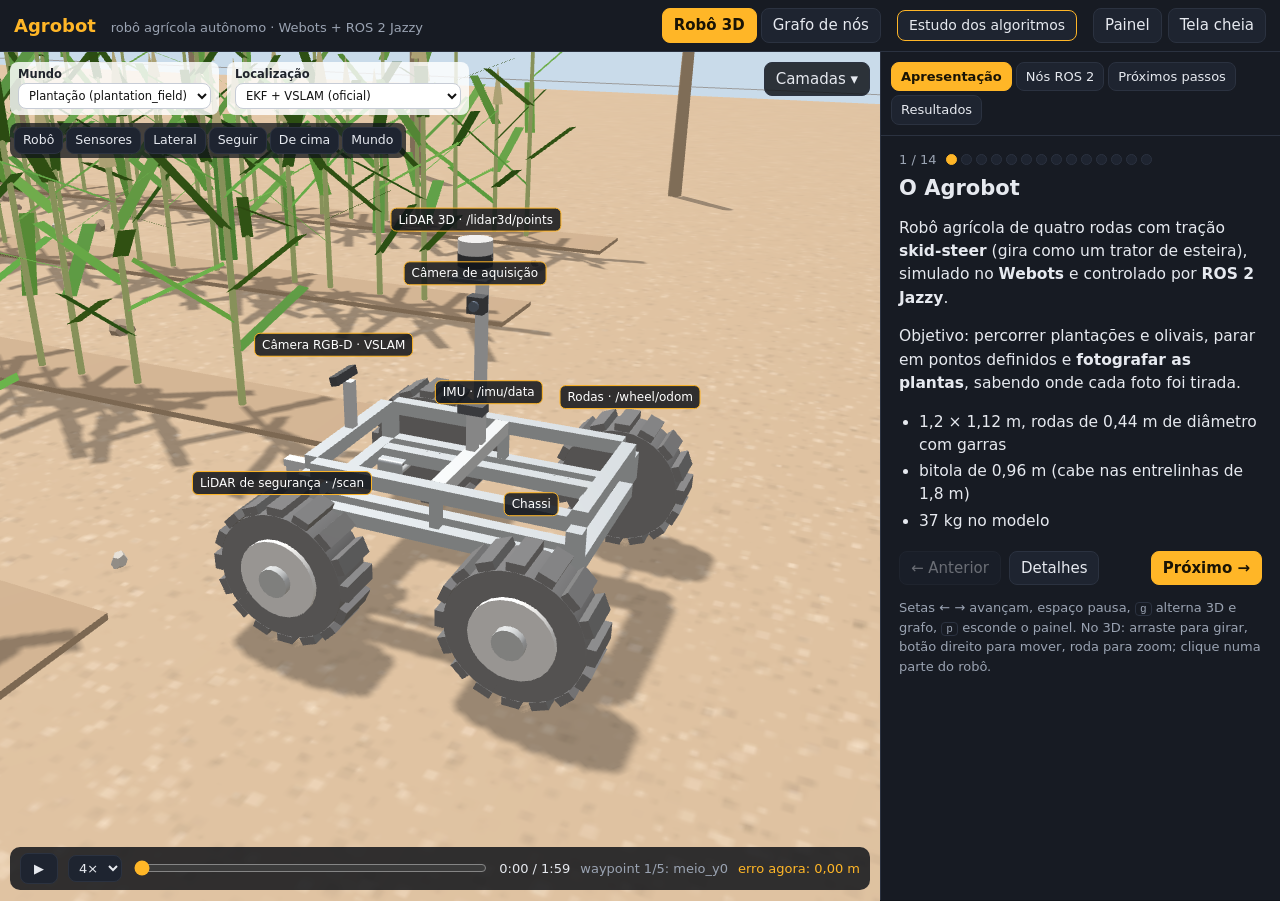
<file: site/index.html>
<!doctype html>
<html lang="pt-BR">
<head>
  <meta charset="utf-8">
  <meta name="viewport" content="width=device-width, initial-scale=1">
  <title>Agrobot em 3D</title>
  <link rel="stylesheet" href="css/estilo.css">
</head>
<body>
  <header class="topo">
    <div class="marca">
      <strong>Agrobot</strong>
      <span>robô agrícola autônomo · Webots + ROS 2 Jazzy</span>
    </div>
    <nav class="vistas" aria-label="Vista">
      <button class="vista-btn" data-vista="3d">Robô 3D</button>
      <button class="vista-btn" data-vista="grafo">Grafo de nós</button>
    </nav>
    <a class="link-estudo" href="estudo.html" title="Os algoritmos de cada nó, com equações e o porquê das escolhas">Estudo dos algoritmos</a>
    <div class="acoes">
      <button id="btn-painel" title="Mostrar ou esconder o painel (tecla p)">Painel</button>
      <button id="btn-tela" title="Tela cheia">Tela cheia</button>
    </div>
  </header>

  <main>
    <section class="vista">
      <div id="cena3d"></div>

      <div id="grafo" hidden>
        <svg viewBox="0 0 1410 740" preserveAspectRatio="xMidYMid meet" role="img" aria-label="Grafo dos nós ROS 2"></svg>
        <p class="legenda-grafo">Passe o mouse num nó para ver os tópicos; clique para os detalhes. Tracejado: só para medir ou comparar.</p>
      </div>

      <div id="controles3d">
        <div class="ctl-topo">
          <label class="campo">Mundo
            <select id="sel-mundo">
              <option value="plantacao">Plantação (plantation_field)</option>
              <option value="olival">Olival (olive_grove)</option>
            </select>
          </label>
          <label class="campo" id="campo-metodo">Localização
            <select id="sel-metodo">
              <option value="ekf+vslam">EKF + VSLAM (oficial)</option>
              <option value="ekf">Só EKF (rodas + IMU)</option>
              <option value="ekf+slam">EKF + SLAM LiDAR (comparação)</option>
            </select>
          </label>
          <p id="nota-olival" class="nota" hidden>Rota do caso 4 (ida e volta, ~160 m): o robô segue a rota ideal, sem a pose estimada.</p>
          <div class="cams" role="group" aria-label="Câmera">
            <button data-camera="geral">Robô</button>
            <button data-camera="sensores">Sensores</button>
            <button data-camera="lado">Lateral</button>
            <button data-camera="segue">Seguir</button>
            <button data-camera="cima">De cima</button>
            <button data-camera="alto">Mundo</button>
          </div>
        </div>
        <div class="ctl-camadas">
          <button id="btn-camadas">Camadas ▾</button>
          <div id="camadas"></div>
        </div>
        <div class="ctl-base">
          <button id="btn-play" aria-label="Pausar">❚❚</button>
          <select id="sel-vel" aria-label="Velocidade">
            <option value="1">1×</option>
            <option value="2">2×</option>
            <option value="4" selected>4×</option>
            <option value="8">8×</option>
          </select>
          <input id="tempo" type="range" min="0" max="1000" value="0" aria-label="Tempo da missão">
          <span id="t-texto">0:00</span>
          <span id="wp-texto"></span>
          <span id="erro-texto"></span>
        </div>
      </div>
    </section>

    <aside id="painel">
      <nav class="abas" aria-label="Painel">
        <button class="aba" data-aba="apresentacao">Apresentação</button>
        <button class="aba" data-aba="nos">Nós ROS 2</button>
        <button class="aba" data-aba="futuro">Próximos passos</button>
        <button class="aba" data-aba="resultados">Resultados</button>
      </nav>

      <div class="conteudo-aba" id="aba-apresentacao">
        <div class="passo-cab">
          <span id="passo-num"></span>
          <div id="passo-pontos"></div>
        </div>
        <h2 id="passo-titulo"></h2>
        <div id="passo-texto"></div>
        <div class="passo-nav">
          <button id="passo-ant">← Anterior</button>
          <button id="passo-abrir" class="sec">Detalhes</button>
          <button id="passo-prox" class="pri">Próximo →</button>
        </div>
        <p class="dica">Setas ← → avançam, espaço pausa, <kbd>g</kbd> alterna 3D e grafo, <kbd>p</kbd> esconde o painel. No 3D: arraste para girar, botão direito para mover, roda para zoom; clique numa parte do robô.</p>
      </div>

      <div class="conteudo-aba" id="aba-nos" hidden>
        <div id="nos-lista"></div>
        <div id="nos-detalhe" hidden></div>
      </div>

      <div class="conteudo-aba" id="aba-futuro" hidden></div>
      <div class="conteudo-aba" id="aba-resultados" hidden></div>
    </aside>
  </main>

  <script src="vendor/three.min.js"></script>
  <script src="vendor/OrbitControls.js"></script>
  <script src="vendor/STLLoader.js"></script>
  <script src="js/malha_chassi.js"></script>
  <script src="js/trajetorias.js"></script>
  <script src="js/dados.js"></script>
  <script src="js/cena.js"></script>
  <script src="js/app.js"></script>
</body>
</html>
</file>
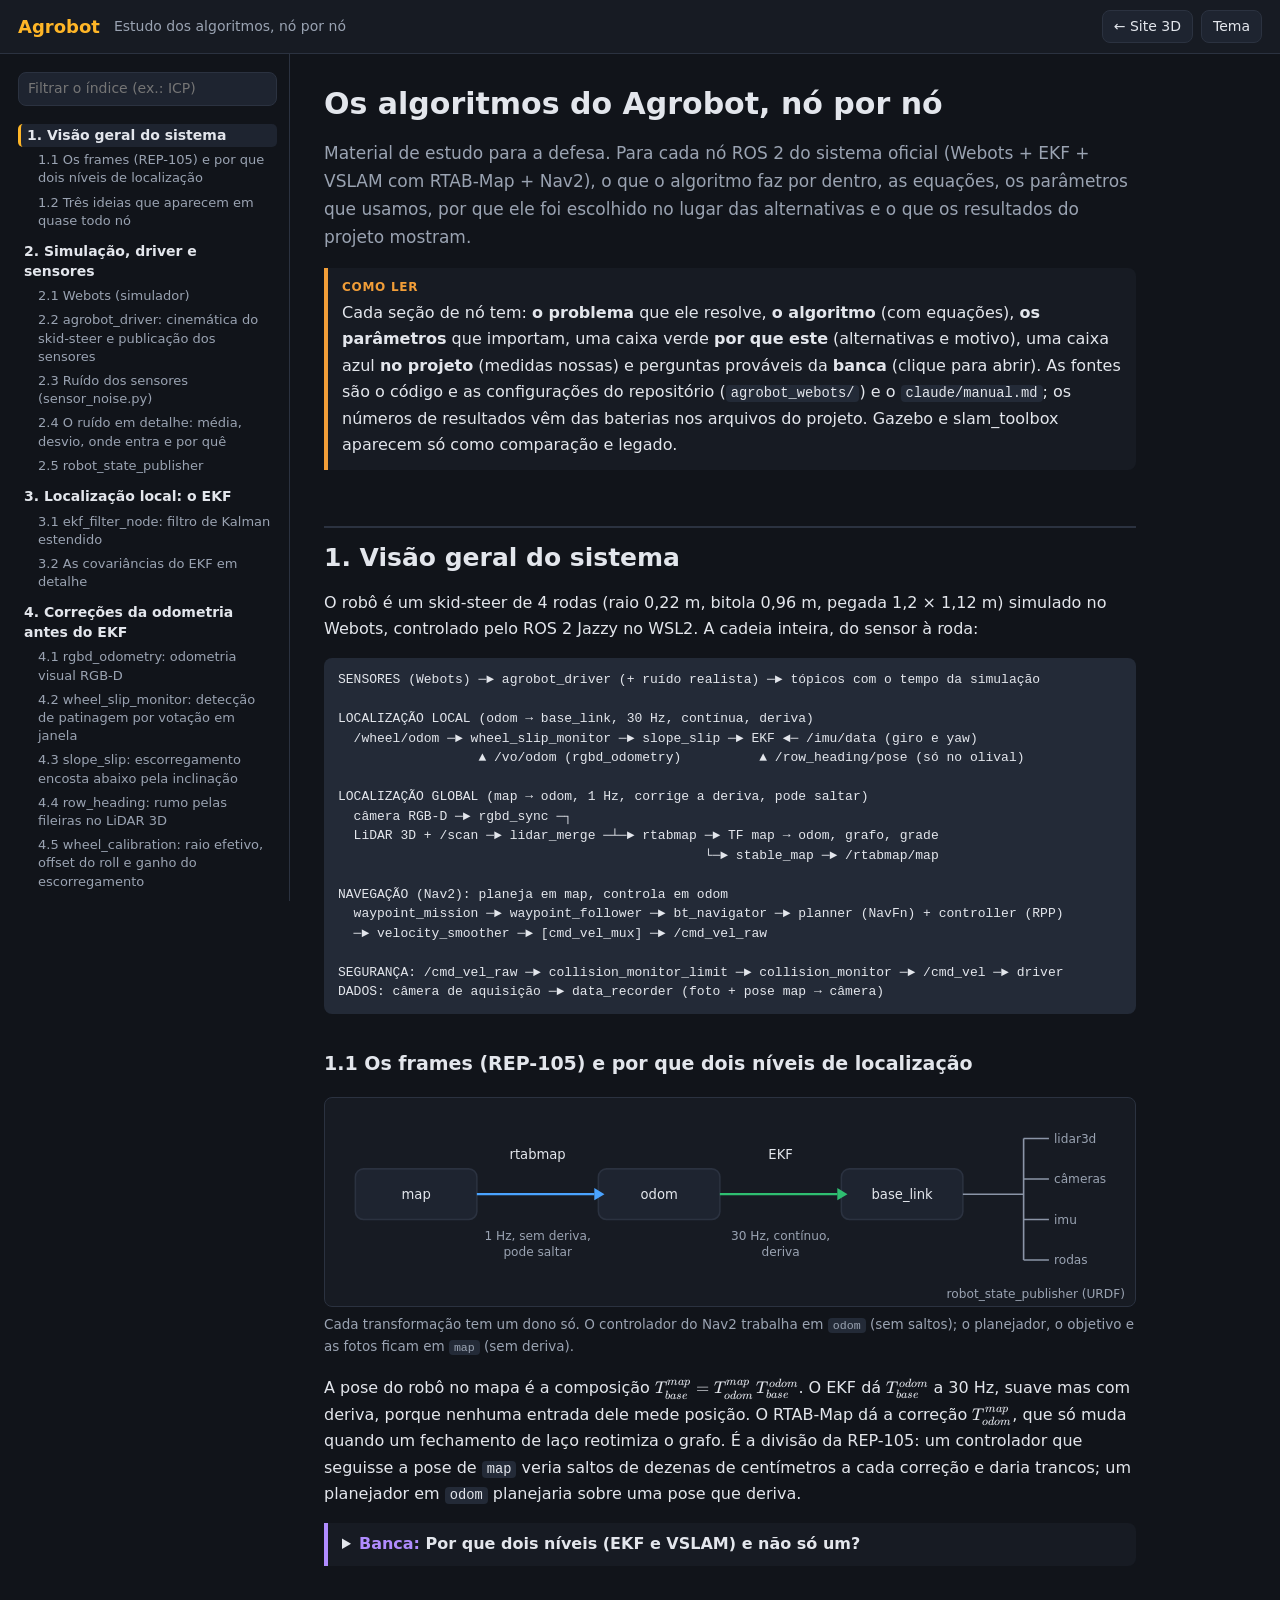
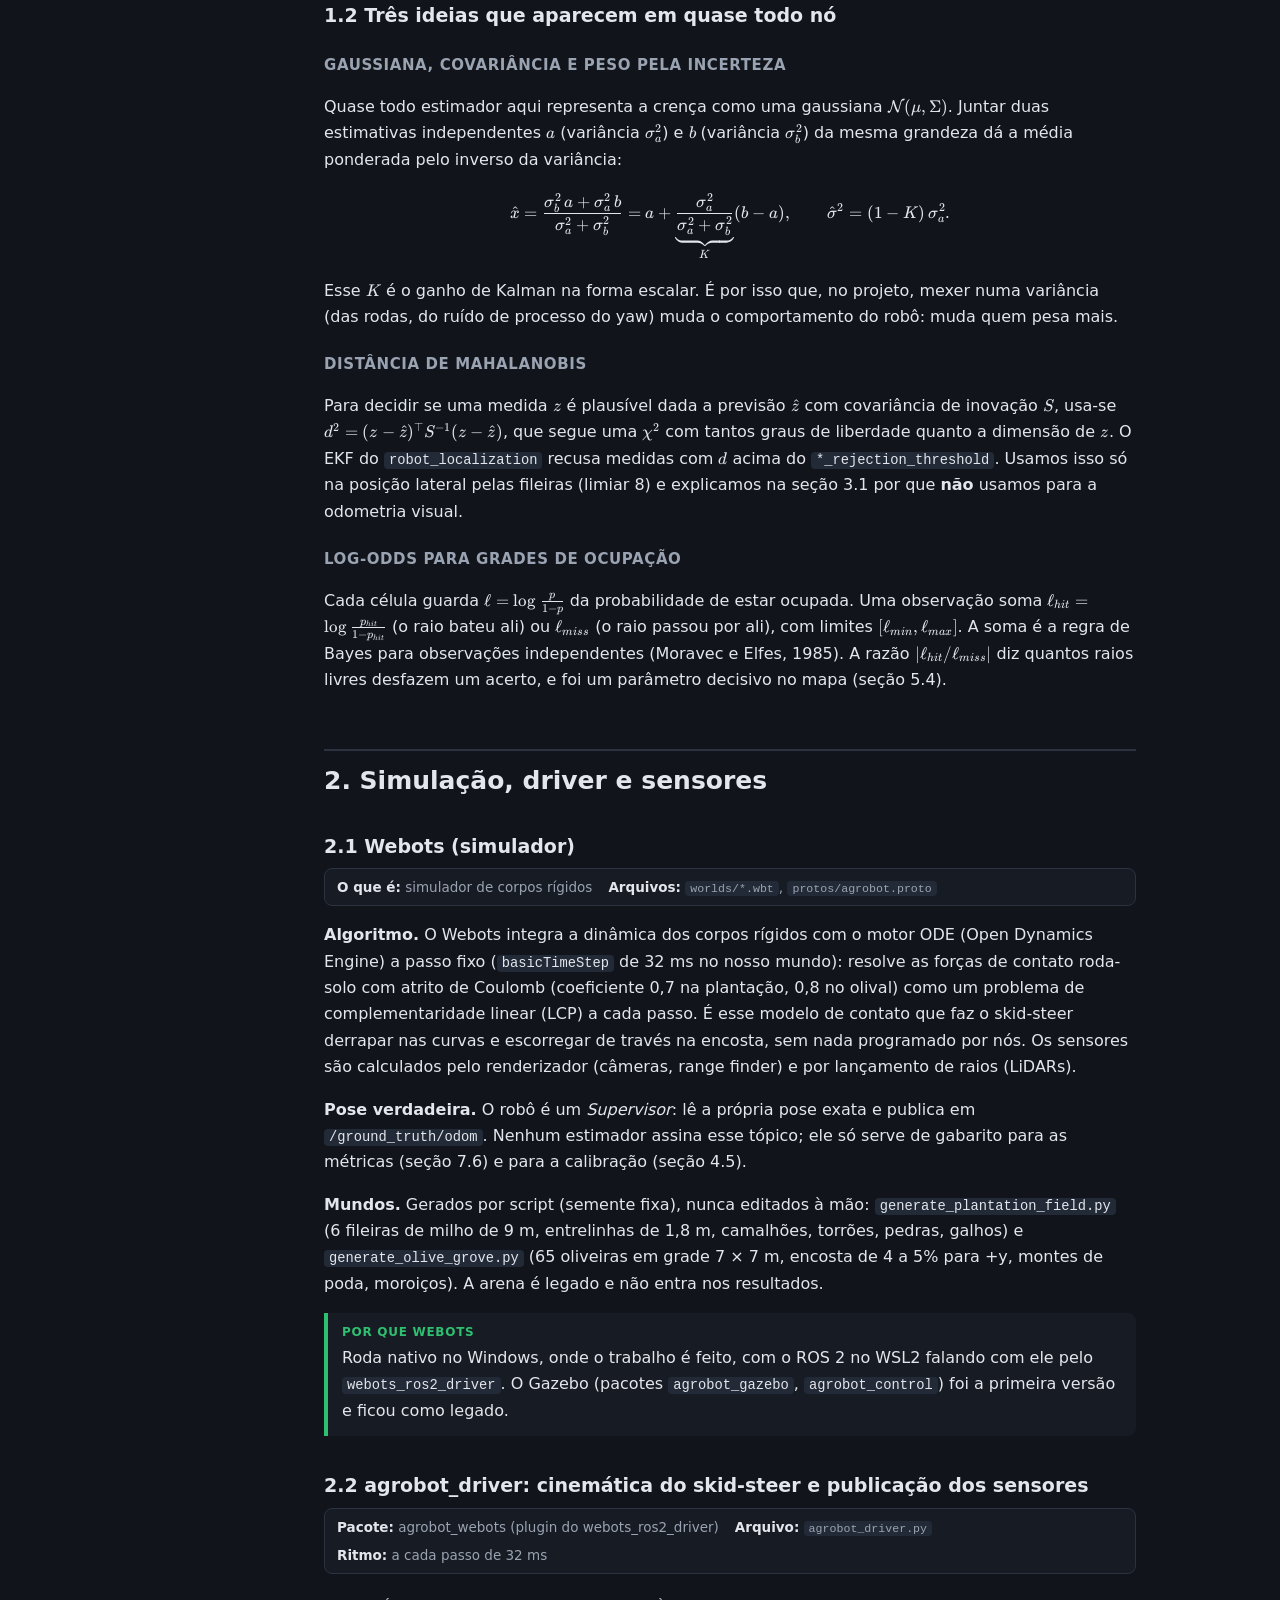
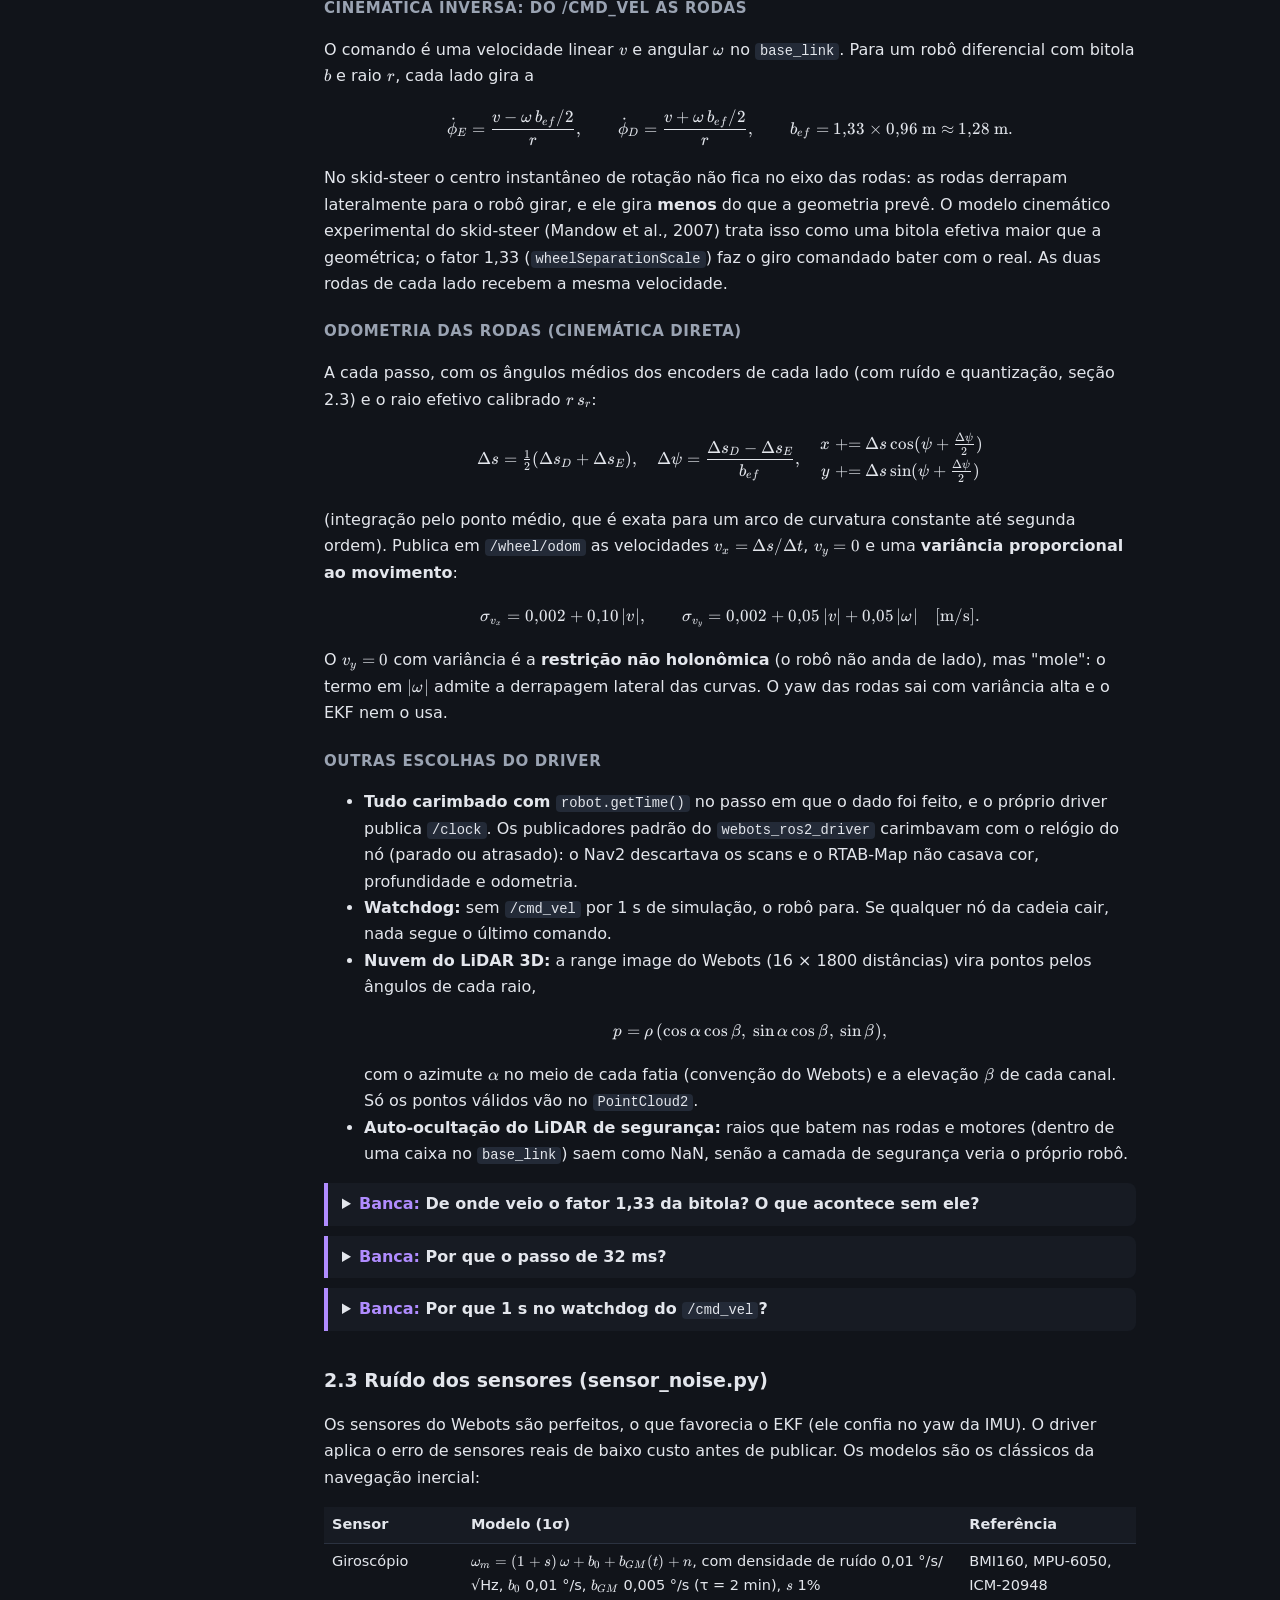
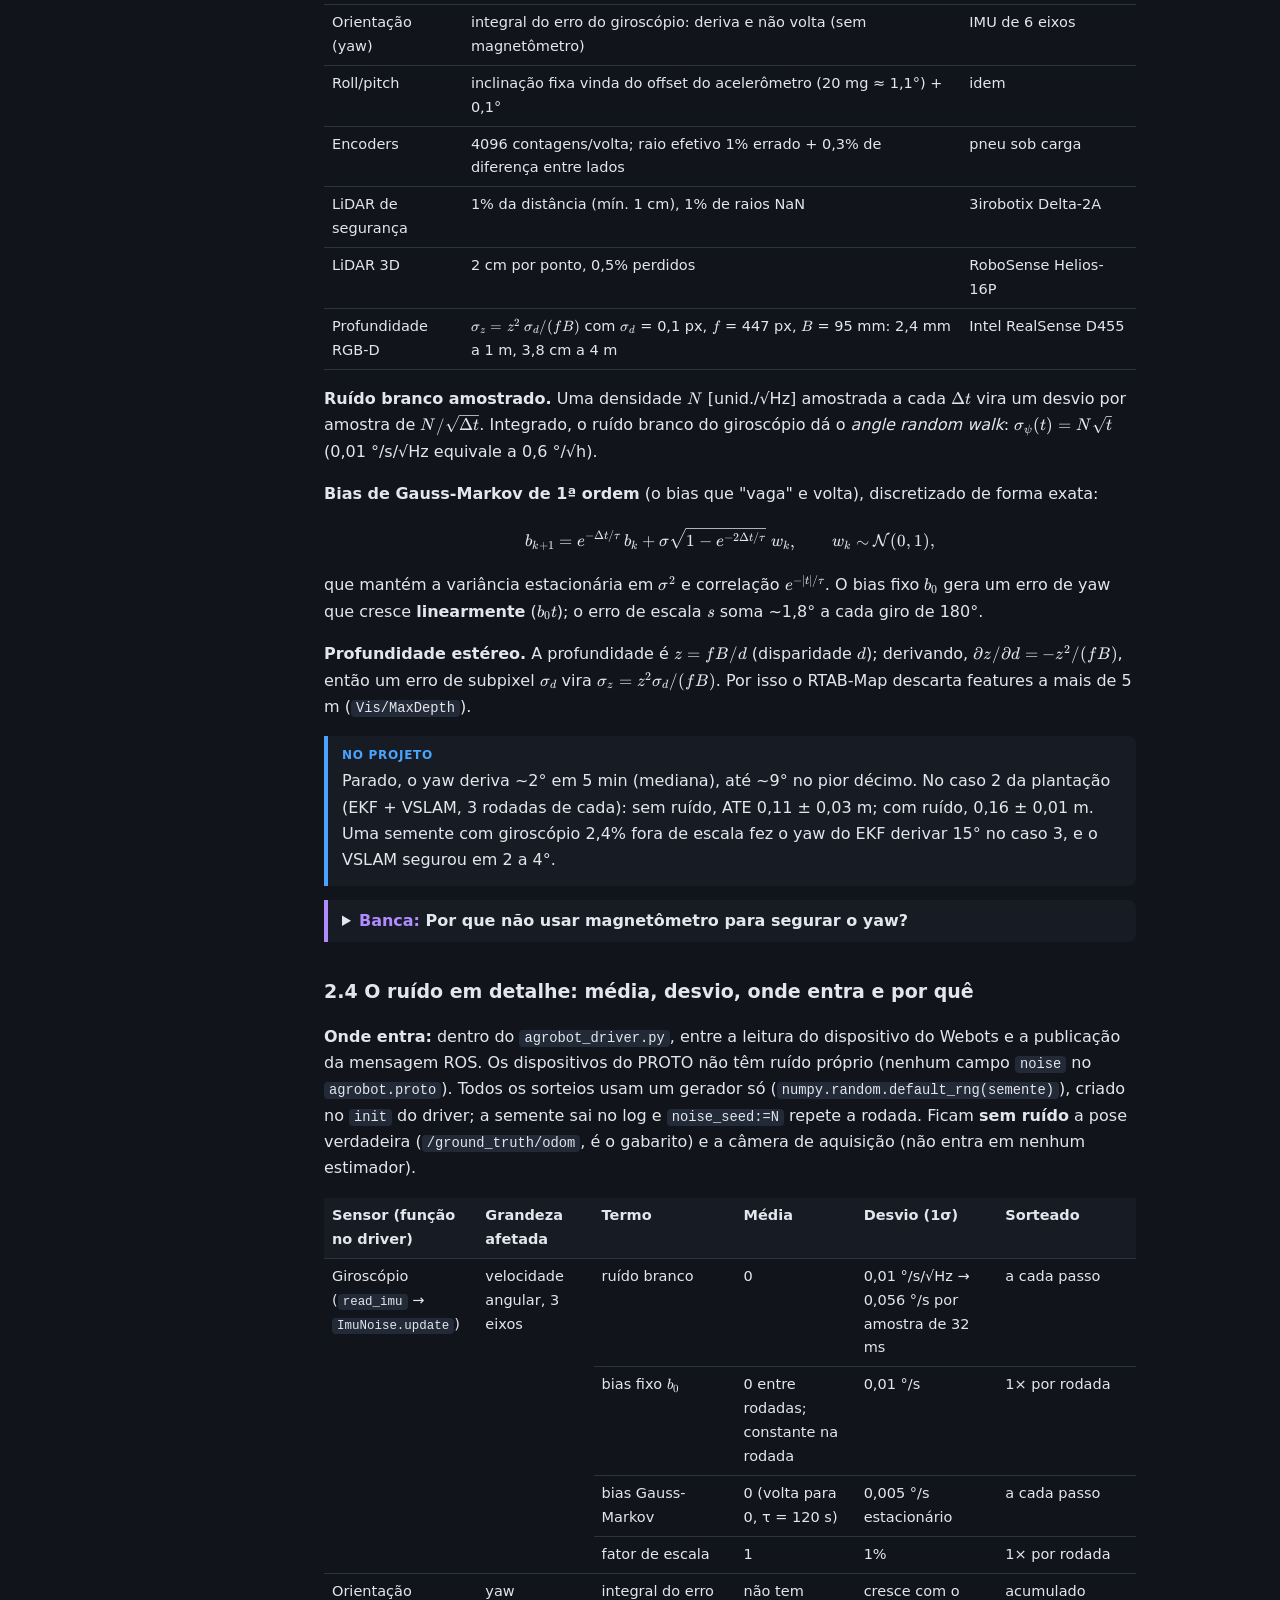
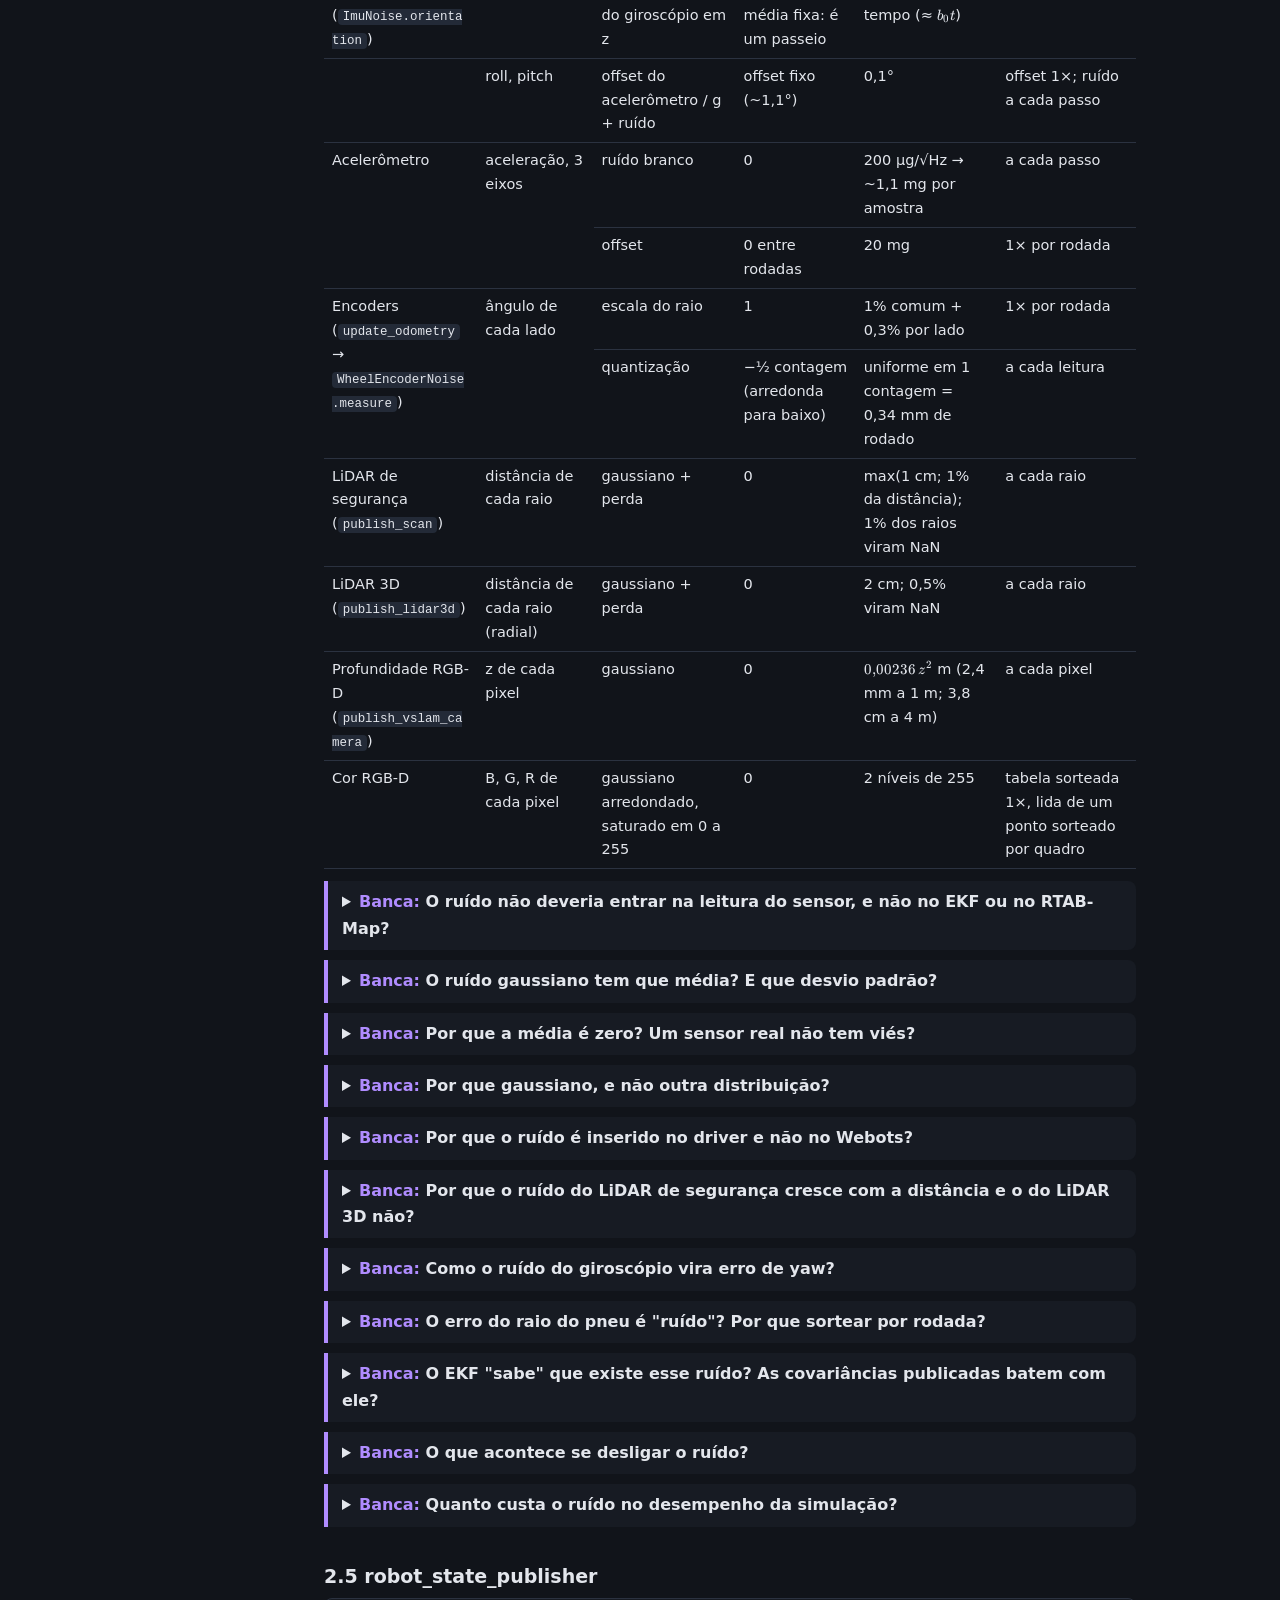
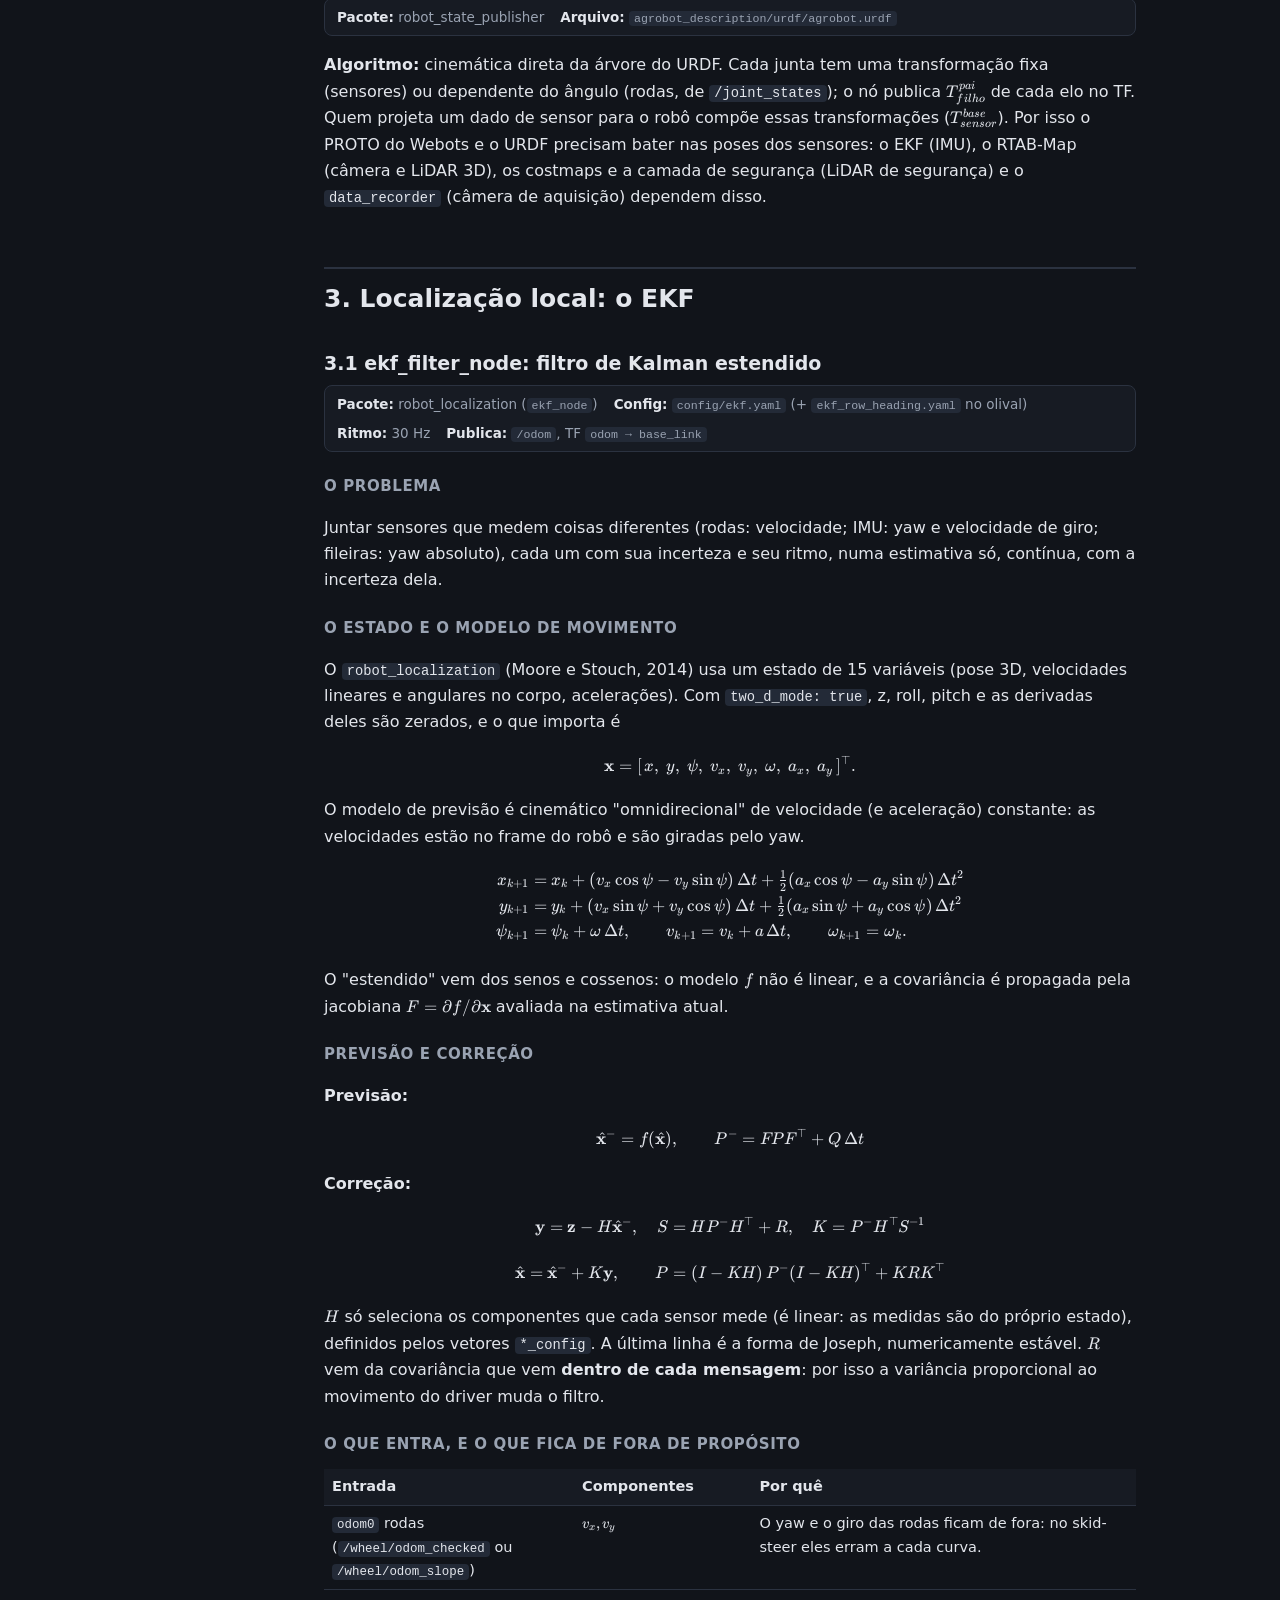
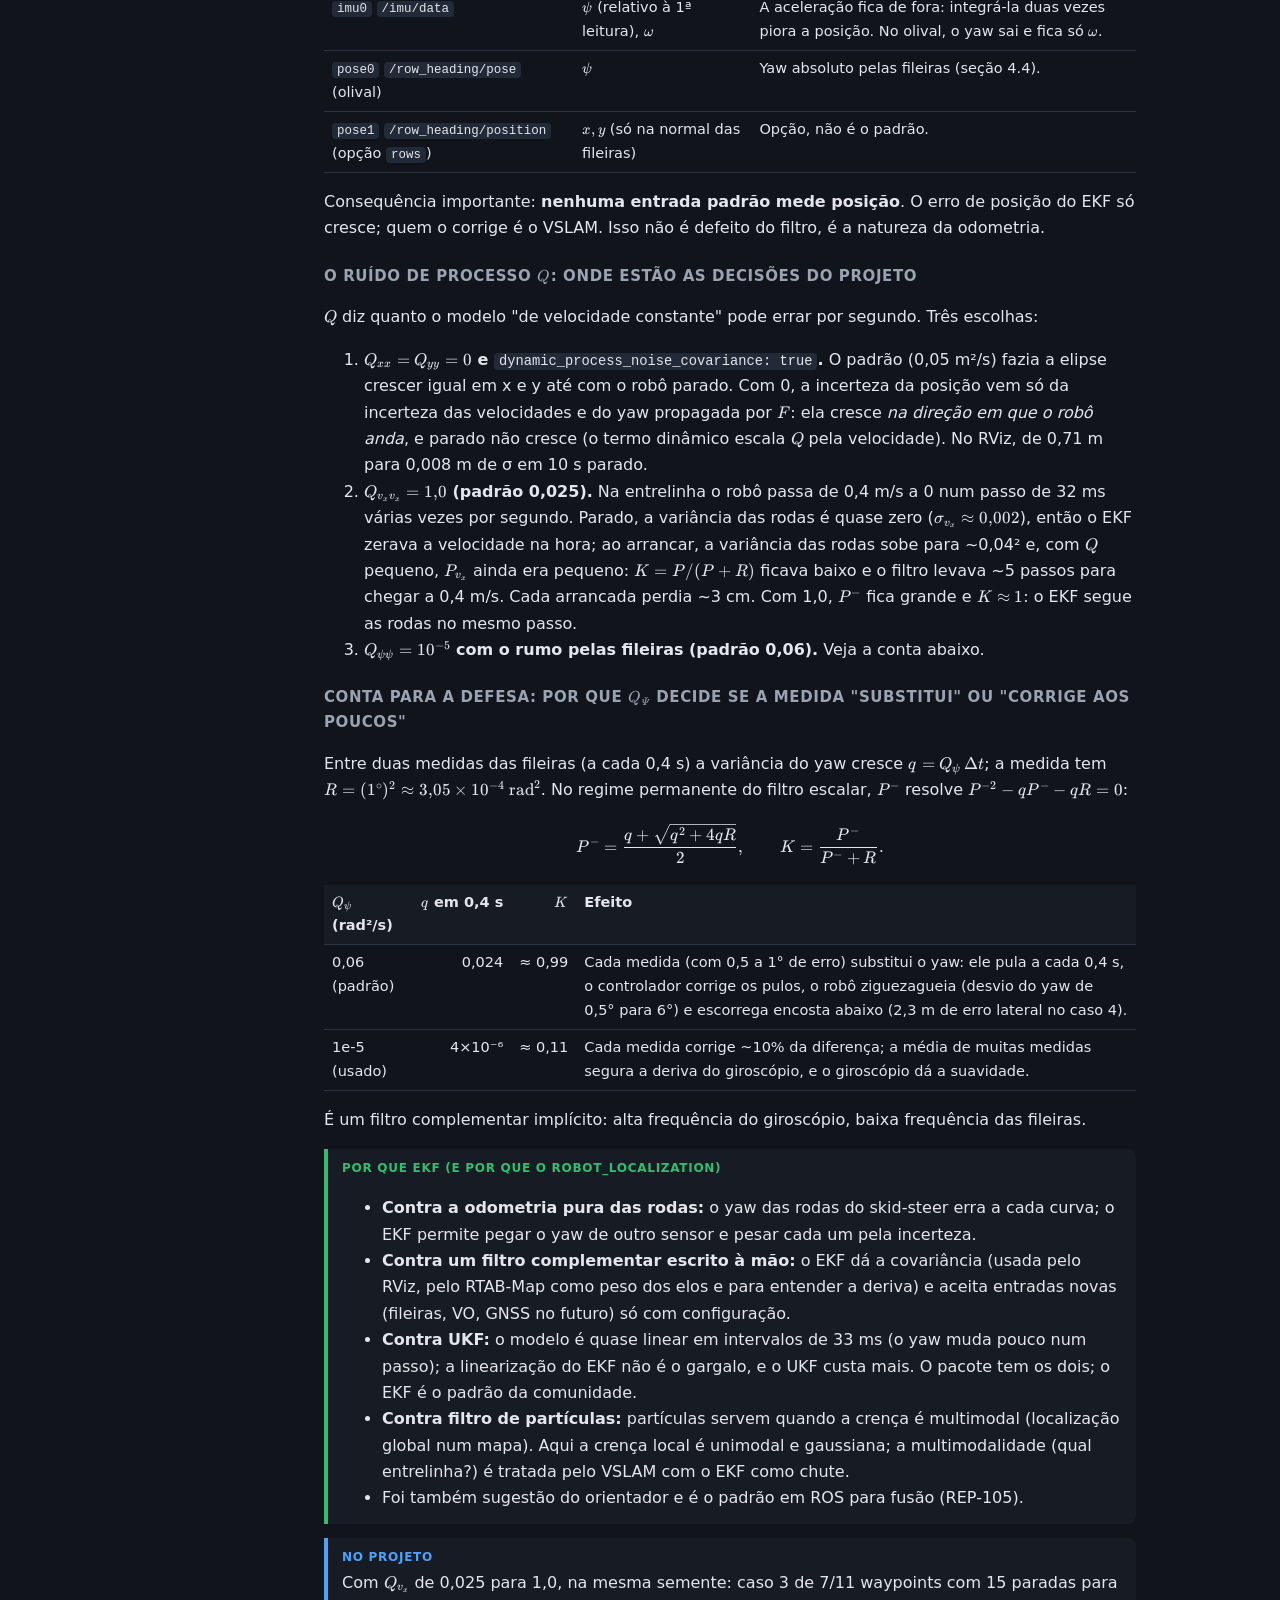
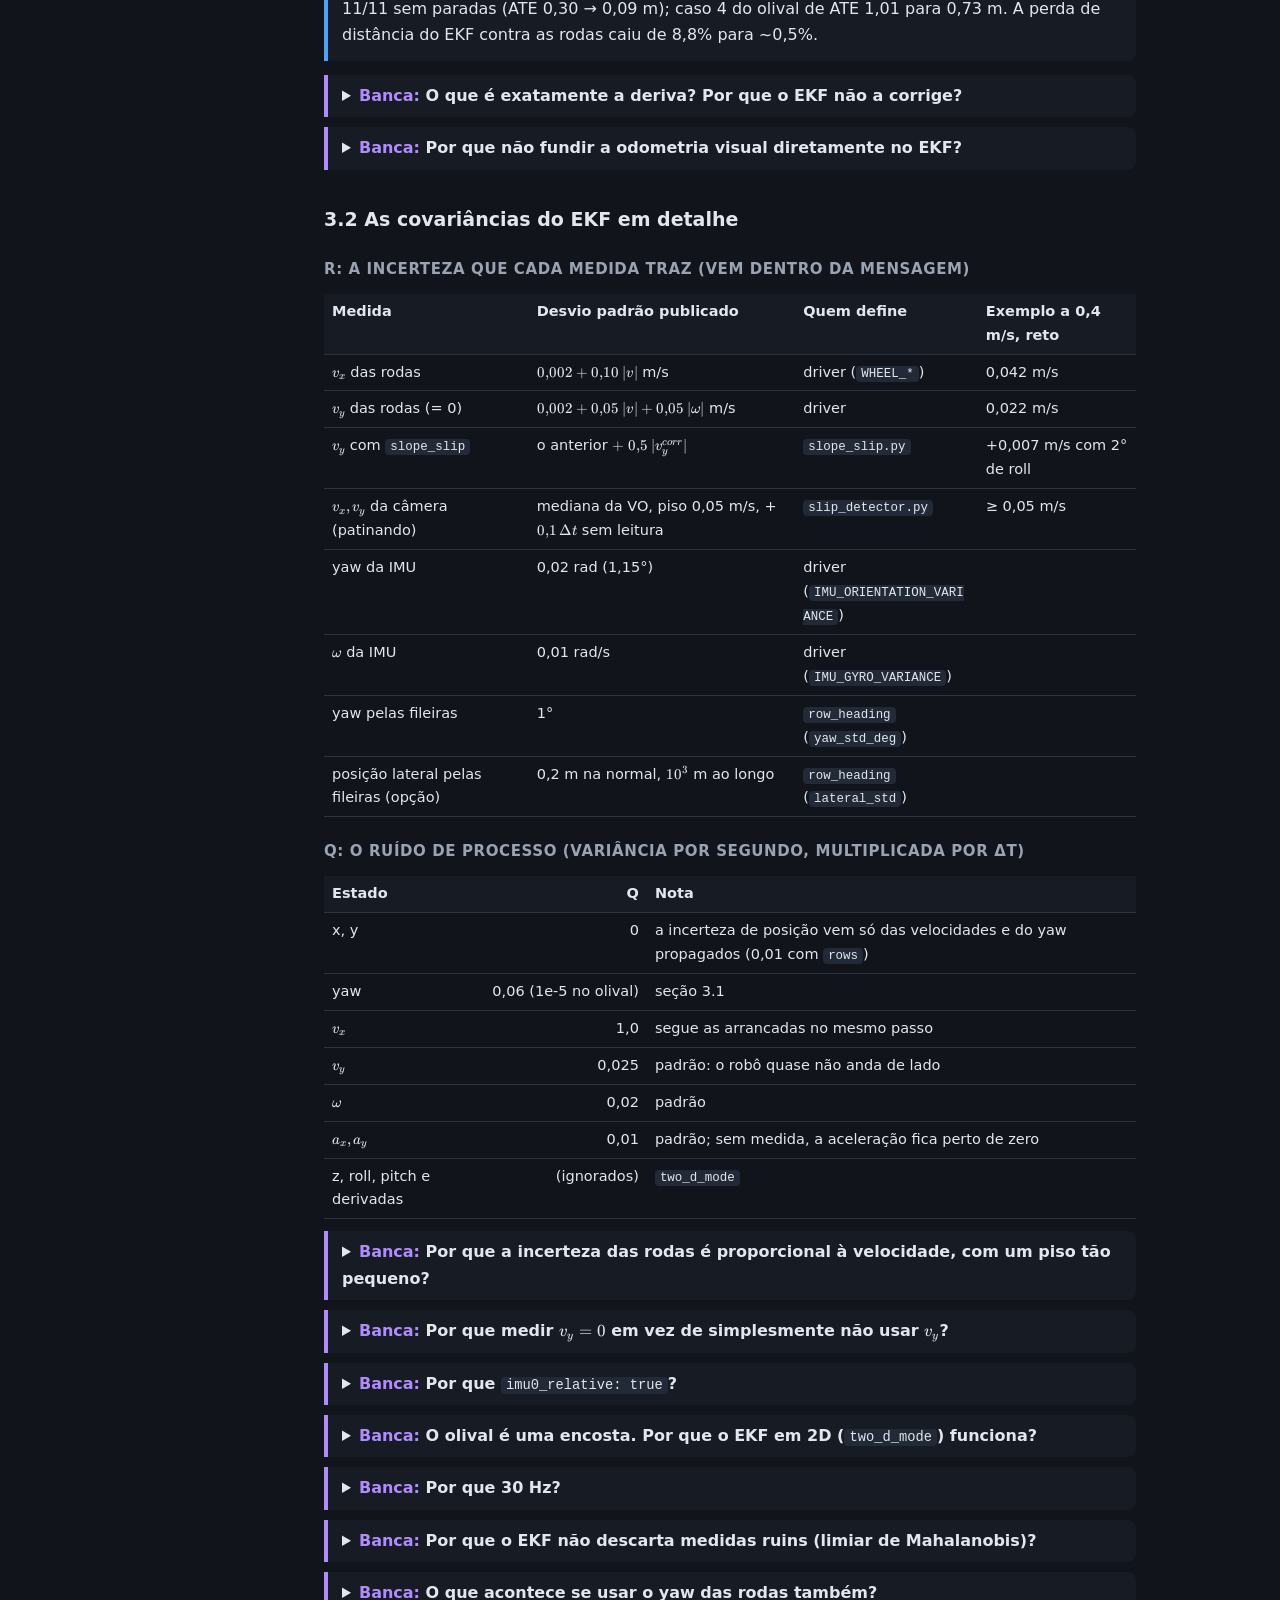
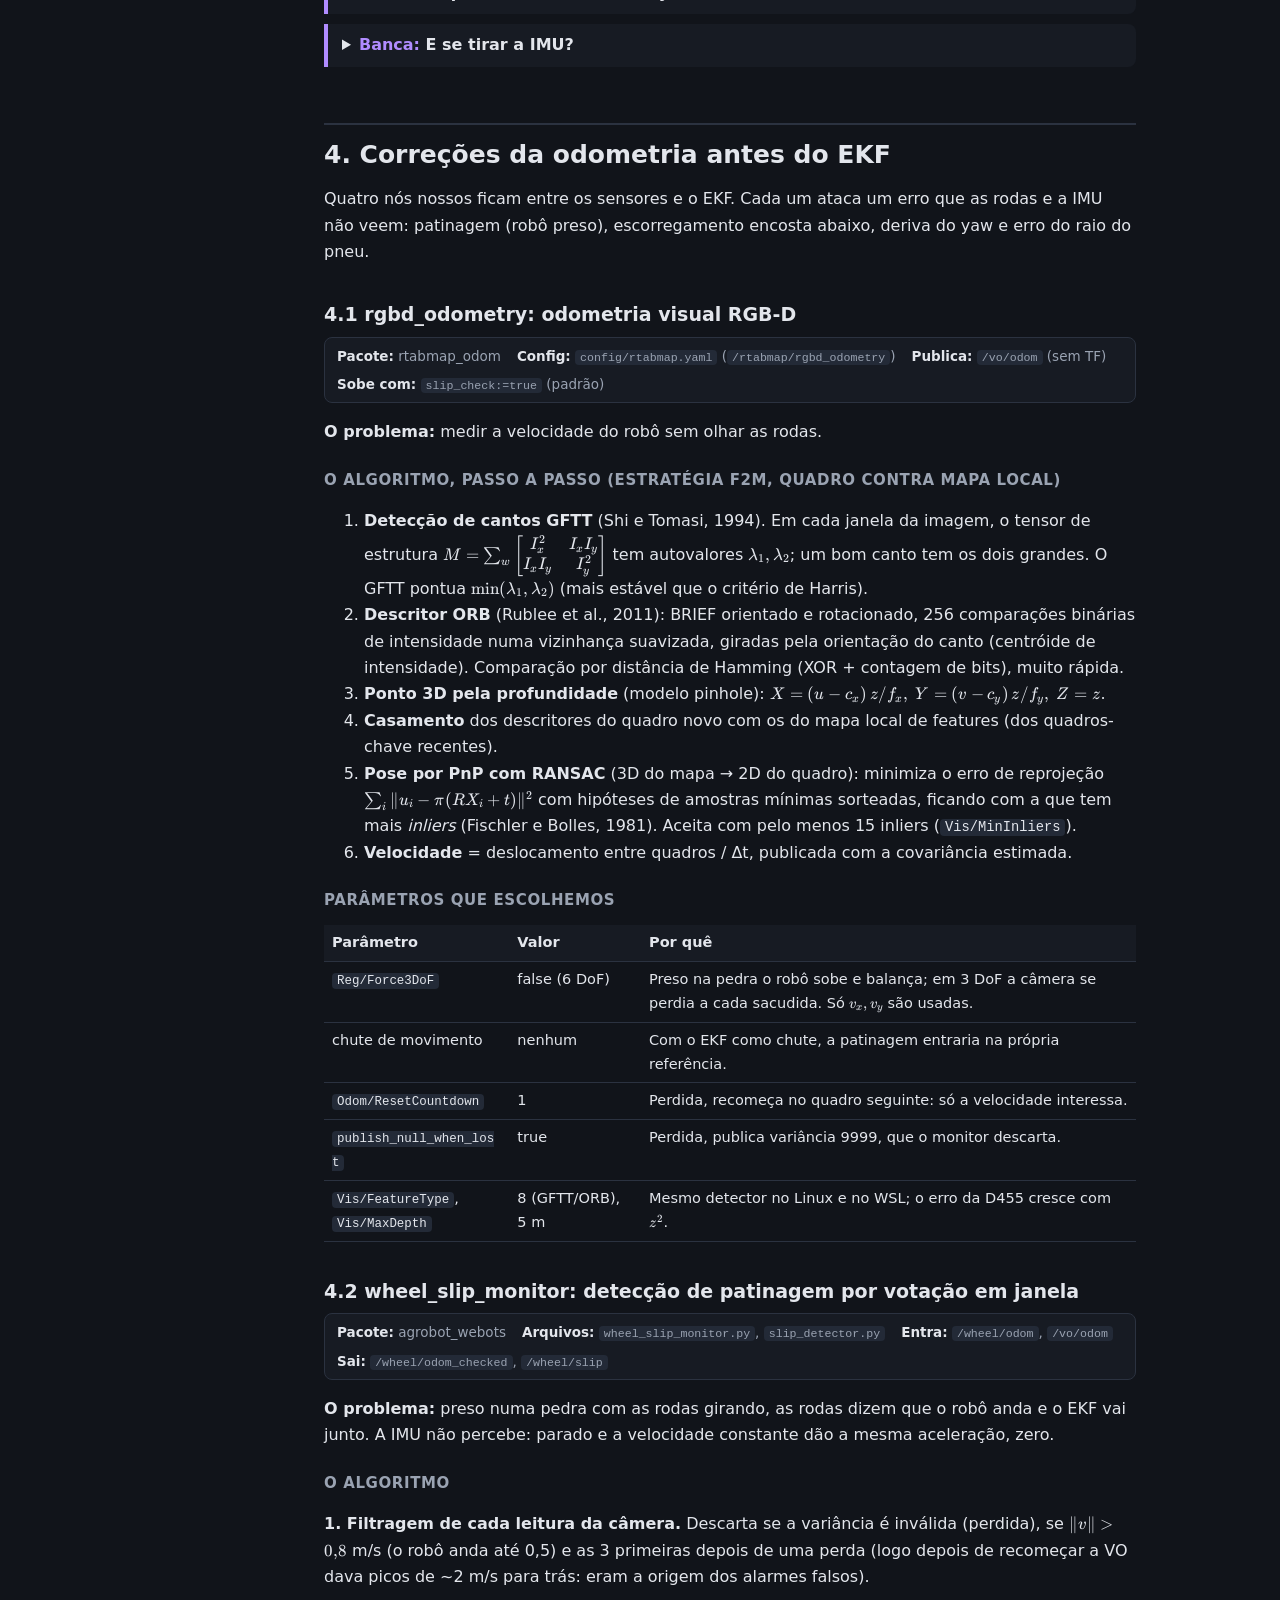
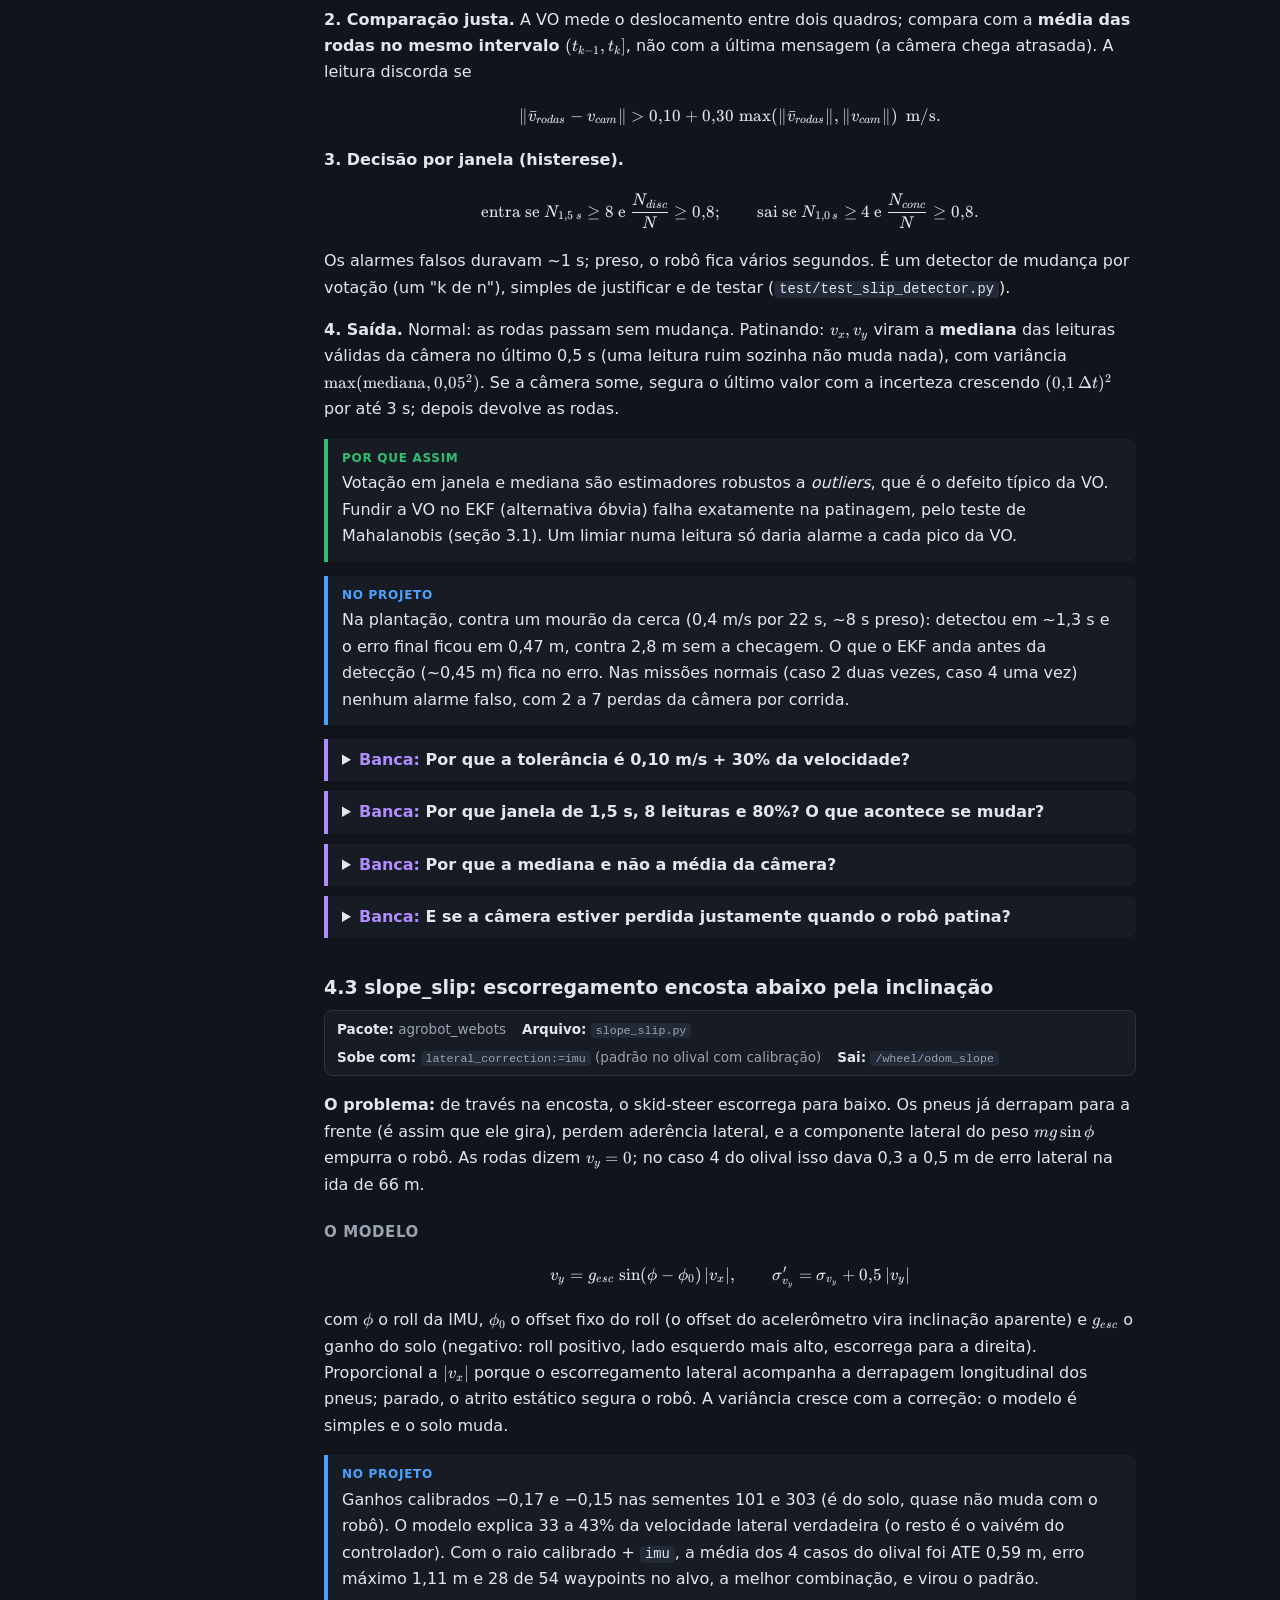
<file: site/estudo.html>
<!doctype html>
<html lang="pt-BR">
<head>
  <meta charset="utf-8">
  <meta name="viewport" content="width=device-width, initial-scale=1">
  <title>Agrobot: algoritmos</title>
  <link rel="stylesheet" href="vendor/katex/katex.min.css">
  <link rel="stylesheet" href="css/estudo.css">
</head>
<body>
  <header class="topo">
    <button id="btn-indice" aria-label="Índice">☰ Índice</button>
    <strong>Agrobot</strong>
    <span class="sub">Estudo dos algoritmos, nó por nó</span>
    <div class="dir">
      <a class="btn" href="index.html">← Site 3D</a>
      <button id="btn-tema" title="Tema claro ou escuro">Tema</button>
    </div>
  </header>

  <div class="layout">
    <nav id="indice" aria-label="Índice">
      <input id="filtro" type="search" placeholder="Filtrar o índice (ex.: ICP)" aria-label="Filtrar o índice">
      <ol id="indice-lista"></ol>
    </nav>

    <main id="texto">
<h1>Os algoritmos do Agrobot, nó por nó</h1>
<p class="lead">Material de estudo para a defesa. Para cada nó ROS 2 do sistema oficial (Webots + EKF + VSLAM com RTAB-Map + Nav2), o que o algoritmo faz por dentro, as equações, os parâmetros que usamos, por que ele foi escolhido no lugar das alternativas e o que os resultados do projeto mostram.</p>

<div class="caixa cuidado"><span class="rot">Como ler</span>
<p>Cada seção de nó tem: <b>o problema</b> que ele resolve, <b>o algoritmo</b> (com equações), <b>os parâmetros</b> que importam, uma caixa verde <b>por que este</b> (alternativas e motivo), uma caixa azul <b>no projeto</b> (medidas nossas) e perguntas prováveis da <b>banca</b> (clique para abrir). As fontes são o código e as configurações do repositório (<code>agrobot_webots/</code>) e o <code>claude/manual.md</code>; os números de resultados vêm das baterias nos arquivos do projeto. Gazebo e slam_toolbox aparecem só como comparação e legado.</p>
</div>

<!-- ================================================================ -->
<section id="visao">
<h2>1. Visão geral do sistema</h2>

<p>O robô é um skid-steer de 4 rodas (raio 0,22 m, bitola 0,96 m, pegada 1,2 × 1,12 m) simulado no Webots, controlado pelo ROS 2 Jazzy no WSL2. A cadeia inteira, do sensor à roda:</p>

<pre>
SENSORES (Webots) ─► agrobot_driver (+ ruído realista) ─► tópicos com o tempo da simulação

LOCALIZAÇÃO LOCAL (odom → base_link, 30 Hz, contínua, deriva)
  /wheel/odom ─► wheel_slip_monitor ─► slope_slip ─► EKF ◄─ /imu/data (giro e yaw)
                  ▲ /vo/odom (rgbd_odometry)          ▲ /row_heading/pose (só no olival)

LOCALIZAÇÃO GLOBAL (map → odom, 1 Hz, corrige a deriva, pode saltar)
  câmera RGB-D ─► rgbd_sync ─┐
  LiDAR 3D + /scan ─► lidar_merge ─┴─► rtabmap ─► TF map → odom, grafo, grade
                                               └─► stable_map ─► /rtabmap/map

NAVEGAÇÃO (Nav2): planeja em map, controla em odom
  waypoint_mission ─► waypoint_follower ─► bt_navigator ─► planner (NavFn) + controller (RPP)
  ─► velocity_smoother ─► [cmd_vel_mux] ─► /cmd_vel_raw

SEGURANÇA: /cmd_vel_raw ─► collision_monitor_limit ─► collision_monitor ─► /cmd_vel ─► driver
DADOS: câmera de aquisição ─► data_recorder (foto + pose map → câmera)
</pre>

<h3 id="tf">1.1 Os frames (REP-105) e por que dois níveis de localização</h3>

<figure>
<svg viewBox="0 0 800 205" role="img" aria-label="Árvore de frames map, odom, base_link e sensores">
  <rect class="cx" x="30" y="70" width="120" height="50" rx="8"/><text class="tx" x="90" y="100" text-anchor="middle">map</text>
  <rect class="cx" x="270" y="70" width="120" height="50" rx="8"/><text class="tx" x="330" y="100" text-anchor="middle">odom</text>
  <rect class="cx" x="510" y="70" width="120" height="50" rx="8"/><text class="tx" x="570" y="100" text-anchor="middle">base_link</text>
  <path class="az" d="M150 95 H266"/><path class="azf" d="M266 89 l10 6 -10 6z"/>
  <path class="vd" d="M390 95 H506"/><path class="vdf" d="M506 89 l10 6 -10 6z"/>
  <text class="tx" x="210" y="60" text-anchor="middle">rtabmap</text>
  <text class="ts" x="210" y="140" text-anchor="middle">1 Hz, sem deriva,</text>
  <text class="ts" x="210" y="156" text-anchor="middle">pode saltar</text>
  <text class="tx" x="450" y="60" text-anchor="middle">EKF</text>
  <text class="ts" x="450" y="140" text-anchor="middle">30 Hz, contínuo,</text>
  <text class="ts" x="450" y="156" text-anchor="middle">deriva</text>
  <path class="ln" d="M630 95 H690 M690 40 V160 M690 40 H715 M690 80 H715 M690 120 H715 M690 160 H715"/>
  <text class="ts" x="720" y="44">lidar3d</text><text class="ts" x="720" y="84">câmeras</text>
  <text class="ts" x="720" y="124">imu</text><text class="ts" x="720" y="164">rodas</text>
  <text class="ts" x="790" y="198" text-anchor="end">robot_state_publisher (URDF)</text>
</svg>
<figcaption>Cada transformação tem um dono só. O controlador do Nav2 trabalha em <code>odom</code> (sem saltos); o planejador, o objetivo e as fotos ficam em <code>map</code> (sem deriva).</figcaption>
</figure>

<p>A pose do robô no mapa é a composição \(T^{map}_{base} = T^{map}_{odom}\,T^{odom}_{base}\). O EKF dá \(T^{odom}_{base}\) a 30 Hz, suave mas com deriva, porque nenhuma entrada dele mede posição. O RTAB-Map dá a correção \(T^{map}_{odom}\), que só muda quando um fechamento de laço reotimiza o grafo. É a divisão da REP-105: um controlador que seguisse a pose de <code>map</code> veria saltos de dezenas de centímetros a cada correção e daria trancos; um planejador em <code>odom</code> planejaria sobre uma pose que deriva.</p>

<details class="banca"><summary>Por que dois níveis (EKF e VSLAM) e não só um?</summary>
<p>Eles resolvem problemas diferentes. O EKF é rápido e contínuo, mas integra velocidades e deriva sem limite. O VSLAM corrige a deriva quando reconhece um lugar, mas é lento (1 Hz) e corrige aos saltos. Juntos, o controlador usa a pose suave e o planejador usa a pose corrigida. Além disso, o RTAB-Map usa o EKF como chute para a própria busca de fechamentos (seção 5.3): os dois níveis não são redundantes, um alimenta o outro.</p>
</details>

<h3 id="fundamentos">1.2 Três ideias que aparecem em quase todo nó</h3>

<h4>Gaussiana, covariância e peso pela incerteza</h4>
<p>Quase todo estimador aqui representa a crença como uma gaussiana \(\mathcal N(\mu, \Sigma)\). Juntar duas estimativas independentes \(a\) (variância \(\sigma_a^2\)) e \(b\) (variância \(\sigma_b^2\)) da mesma grandeza dá a média ponderada pelo inverso da variância:</p>
\[ \hat x = \frac{\sigma_b^2\, a + \sigma_a^2\, b}{\sigma_a^2+\sigma_b^2} = a + \underbrace{\frac{\sigma_a^2}{\sigma_a^2+\sigma_b^2}}_{K}(b-a), \qquad \hat\sigma^2 = (1-K)\,\sigma_a^2 . \]
<p>Esse \(K\) é o ganho de Kalman na forma escalar. É por isso que, no projeto, mexer numa variância (das rodas, do ruído de processo do yaw) muda o comportamento do robô: muda quem pesa mais.</p>

<h4>Distância de Mahalanobis</h4>
<p>Para decidir se uma medida \(z\) é plausível dada a previsão \(\hat z\) com covariância de inovação \(S\), usa-se \(d^2 = (z-\hat z)^\top S^{-1}(z-\hat z)\), que segue uma \(\chi^2\) com tantos graus de liberdade quanto a dimensão de \(z\). O EKF do <code>robot_localization</code> recusa medidas com \(d\) acima do <code>*_rejection_threshold</code>. Usamos isso só na posição lateral pelas fileiras (limiar 8) e explicamos na seção 3.1 por que <b>não</b> usamos para a odometria visual.</p>

<h4>Log-odds para grades de ocupação</h4>
<p>Cada célula guarda \(\ell = \log\frac{p}{1-p}\) da probabilidade de estar ocupada. Uma observação soma \(\ell_{hit} = \log\frac{p_{hit}}{1-p_{hit}}\) (o raio bateu ali) ou \(\ell_{miss}\) (o raio passou por ali), com limites \([\ell_{min}, \ell_{max}]\). A soma é a regra de Bayes para observações independentes (Moravec e Elfes, 1985). A razão \(|\ell_{hit}/\ell_{miss}|\) diz quantos raios livres desfazem um acerto, e foi um parâmetro decisivo no mapa (seção 5.4).</p>
</section>

<!-- ================================================================ -->
<section id="sim">
<h2>2. Simulação, driver e sensores</h2>

<h3 id="no-webots">2.1 Webots (simulador)</h3>
<div class="meta-no"><span><b>O que é:</b> simulador de corpos rígidos</span><span><b>Arquivos:</b> <code>worlds/*.wbt</code>, <code>protos/agrobot.proto</code></span></div>
<p><b>Algoritmo.</b> O Webots integra a dinâmica dos corpos rígidos com o motor ODE (Open Dynamics Engine) a passo fixo (<code>basicTimeStep</code> de 32 ms no nosso mundo): resolve as forças de contato roda-solo com atrito de Coulomb (coeficiente 0,7 na plantação, 0,8 no olival) como um problema de complementaridade linear (LCP) a cada passo. É esse modelo de contato que faz o skid-steer derrapar nas curvas e escorregar de través na encosta, sem nada programado por nós. Os sensores são calculados pelo renderizador (câmeras, range finder) e por lançamento de raios (LiDARs).</p>
<p><b>Pose verdadeira.</b> O robô é um <i>Supervisor</i>: lê a própria pose exata e publica em <code>/ground_truth/odom</code>. Nenhum estimador assina esse tópico; ele só serve de gabarito para as métricas (seção 7.6) e para a calibração (seção 4.5).</p>
<p><b>Mundos.</b> Gerados por script (semente fixa), nunca editados à mão: <code>generate_plantation_field.py</code> (6 fileiras de milho de 9 m, entrelinhas de 1,8 m, camalhões, torrões, pedras, galhos) e <code>generate_olive_grove.py</code> (65 oliveiras em grade 7 × 7 m, encosta de 4 a 5% para +y, montes de poda, moroiços). A arena é legado e não entra nos resultados.</p>
<div class="caixa porque"><span class="rot">Por que Webots</span>
<p>Roda nativo no Windows, onde o trabalho é feito, com o ROS 2 no WSL2 falando com ele pelo <code>webots_ros2_driver</code>. O Gazebo (pacotes <code>agrobot_gazebo</code>, <code>agrobot_control</code>) foi a primeira versão e ficou como legado.</p>
</div>

<h3 id="no-driver">2.2 agrobot_driver: cinemática do skid-steer e publicação dos sensores</h3>
<div class="meta-no"><span><b>Pacote:</b> agrobot_webots (plugin do webots_ros2_driver)</span><span><b>Arquivo:</b> <code>agrobot_driver.py</code></span><span><b>Ritmo:</b> a cada passo de 32 ms</span></div>

<h4>Cinemática inversa: do /cmd_vel às rodas</h4>
<p>O comando é uma velocidade linear \(v\) e angular \(\omega\) no <code>base_link</code>. Para um robô diferencial com bitola \(b\) e raio \(r\), cada lado gira a</p>
\[ \dot\phi_E = \frac{v - \omega\, b_{ef}/2}{r}, \qquad \dot\phi_D = \frac{v + \omega\, b_{ef}/2}{r}, \qquad b_{ef} = 1{,}33 \times 0{,}96\ \text{m} \approx 1{,}28\ \text{m}. \]
<p>No skid-steer o centro instantâneo de rotação não fica no eixo das rodas: as rodas derrapam lateralmente para o robô girar, e ele gira <b>menos</b> do que a geometria prevê. O modelo cinemático experimental do skid-steer (Mandow et al., 2007) trata isso como uma bitola efetiva maior que a geométrica; o fator 1,33 (<code>wheelSeparationScale</code>) faz o giro comandado bater com o real. As duas rodas de cada lado recebem a mesma velocidade.</p>

<h4>Odometria das rodas (cinemática direta)</h4>
<p>A cada passo, com os ângulos médios dos encoders de cada lado (com ruído e quantização, seção 2.3) e o raio efetivo calibrado \(r\,s_r\):</p>
\[ \Delta s = \tfrac{1}{2}(\Delta s_D + \Delta s_E), \quad \Delta\psi = \frac{\Delta s_D - \Delta s_E}{b_{ef}}, \quad
\begin{aligned} x &\mathrel{+}= \Delta s\cos(\psi + \tfrac{\Delta\psi}{2}) \\ y &\mathrel{+}= \Delta s\sin(\psi + \tfrac{\Delta\psi}{2}) \end{aligned} \]
<p>(integração pelo ponto médio, que é exata para um arco de curvatura constante até segunda ordem). Publica em <code>/wheel/odom</code> as velocidades \(v_x = \Delta s/\Delta t\), \(v_y = 0\) e uma <b>variância proporcional ao movimento</b>:</p>
\[ \sigma_{v_x} = 0{,}002 + 0{,}10\,|v|, \qquad \sigma_{v_y} = 0{,}002 + 0{,}05\,|v| + 0{,}05\,|\omega| \quad [\text{m/s}]. \]
<p>O \(v_y = 0\) com variância é a <b>restrição não holonômica</b> (o robô não anda de lado), mas "mole": o termo em \(|\omega|\) admite a derrapagem lateral das curvas. O yaw das rodas sai com variância alta e o EKF nem o usa.</p>

<h4>Outras escolhas do driver</h4>
<ul>
<li><b>Tudo carimbado com <code>robot.getTime()</code></b> no passo em que o dado foi feito, e o próprio driver publica <code>/clock</code>. Os publicadores padrão do <code>webots_ros2_driver</code> carimbavam com o relógio do nó (parado ou atrasado): o Nav2 descartava os scans e o RTAB-Map não casava cor, profundidade e odometria.</li>
<li><b>Watchdog:</b> sem <code>/cmd_vel</code> por 1 s de simulação, o robô para. Se qualquer nó da cadeia cair, nada segue o último comando.</li>
<li><b>Nuvem do LiDAR 3D:</b> a range image do Webots (16 × 1800 distâncias) vira pontos pelos ângulos de cada raio, \[p = \rho\,(\cos\alpha\cos\beta,\ \sin\alpha\cos\beta,\ \sin\beta),\] com o azimute \(\alpha\) no meio de cada fatia (convenção do Webots) e a elevação \(\beta\) de cada canal. Só os pontos válidos vão no <code>PointCloud2</code>.</li>
<li><b>Auto-ocultação do LiDAR de segurança:</b> raios que batem nas rodas e motores (dentro de uma caixa no <code>base_link</code>) saem como NaN, senão a camada de segurança veria o próprio robô.</li>
</ul>

<details class="banca"><summary>De onde veio o fator 1,33 da bitola? O que acontece sem ele?</summary>
<p>Foi ajustado para que o giro comandado bata com o giro real no Webots: sem ele (bitola de 0,96 m), pedir 1 rad/s fazia o robô girar ~25% menos, porque as rodas derrapam lateralmente e o centro de rotação não fica no eixo. O controlador corrigiria o rumo depois, mas o giro no lugar dos waypoints e as curvas ficariam lentos e imprecisos. É o tratamento usual do skid-steer (bitola efetiva, Mandow et al., 2007). Ele afeta o comando e o yaw das rodas, que o EKF nem usa.</p>
</details>
<details class="banca"><summary>Por que o passo de 32 ms?</summary>
<p>É o <code>basicTimeStep</code> padrão do Webots nos nossos mundos: define o ritmo da física, das rodas (~31 Hz) e do <code>/clock</code>. As câmeras e os LiDARs têm períodos próprios, múltiplos do passo (LiDAR 3D ~10 Hz, RGB-D ~10 Hz, aquisição ~1 Hz). Um passo menor deixaria a física mais fiel nos contatos com pedras, mas a simulação, já a ~0,15× do tempo real com tudo ligado, ficaria mais lenta.</p>
</details>
<details class="banca"><summary>Por que 1 s no watchdog do <code>/cmd_vel</code>?</summary>
<p>O Nav2 publica a 20 Hz e a teleoperação a 10 Hz enquanto comandam; 1 s sem nada é uma falha clara, não um atraso. Curto demais, o robô pararia nos picos de CPU; longo demais, andaria às cegas por mais tempo se um nó caísse. É a última linha de defesa depois da camada de segurança.</p>
</details>

<h3 id="ruido">2.3 Ruído dos sensores (sensor_noise.py)</h3>
<p>Os sensores do Webots são perfeitos, o que favorecia o EKF (ele confia no yaw da IMU). O driver aplica o erro de sensores reais de baixo custo antes de publicar. Os modelos são os clássicos da navegação inercial:</p>
<div class="tabela"><table>
<tr><th>Sensor</th><th>Modelo (1σ)</th><th>Referência</th></tr>
<tr><td>Giroscópio</td><td>\(\omega_m = (1+s)\,\omega + b_0 + b_{GM}(t) + n\), com densidade de ruído 0,01 °/s/√Hz, \(b_0\) 0,01 °/s, \(b_{GM}\) 0,005 °/s (τ = 2 min), \(s\) 1%</td><td>BMI160, MPU-6050, ICM-20948</td></tr>
<tr><td>Orientação (yaw)</td><td>integral do erro do giroscópio: deriva e não volta (sem magnetômetro)</td><td>IMU de 6 eixos</td></tr>
<tr><td>Roll/pitch</td><td>inclinação fixa vinda do offset do acelerômetro (20 mg ≈ 1,1°) + 0,1°</td><td>idem</td></tr>
<tr><td>Encoders</td><td>4096 contagens/volta; raio efetivo 1% errado + 0,3% de diferença entre lados</td><td>pneu sob carga</td></tr>
<tr><td>LiDAR de segurança</td><td>1% da distância (mín. 1 cm), 1% de raios NaN</td><td>3irobotix Delta-2A</td></tr>
<tr><td>LiDAR 3D</td><td>2 cm por ponto, 0,5% perdidos</td><td>RoboSense Helios-16P</td></tr>
<tr><td>Profundidade RGB-D</td><td>\(\sigma_z = z^2\,\sigma_d/(f B)\) com \(\sigma_d\) = 0,1 px, \(f\) = 447 px, \(B\) = 95 mm: 2,4 mm a 1 m, 3,8 cm a 4 m</td><td>Intel RealSense D455</td></tr>
</table></div>
<p><b>Ruído branco amostrado.</b> Uma densidade \(N\) [unid./√Hz] amostrada a cada \(\Delta t\) vira um desvio por amostra de \(N/\sqrt{\Delta t}\). Integrado, o ruído branco do giroscópio dá o <i>angle random walk</i>: \(\sigma_\psi(t) = N\sqrt{t}\) (0,01 °/s/√Hz equivale a 0,6 °/√h).</p>
<p><b>Bias de Gauss-Markov de 1ª ordem</b> (o bias que "vaga" e volta), discretizado de forma exata:</p>
\[ b_{k+1} = e^{-\Delta t/\tau}\, b_k + \sigma\sqrt{1-e^{-2\Delta t/\tau}}\; w_k, \qquad w_k \sim \mathcal N(0,1), \]
<p>que mantém a variância estacionária em \(\sigma^2\) e correlação \(e^{-|t|/\tau}\). O bias fixo \(b_0\) gera um erro de yaw que cresce <b>linearmente</b> (\(b_0 t\)); o erro de escala \(s\) soma ~1,8° a cada giro de 180°.</p>
<p><b>Profundidade estéreo.</b> A profundidade é \(z = fB/d\) (disparidade \(d\)); derivando, \(\partial z/\partial d = -z^2/(fB)\), então um erro de subpixel \(\sigma_d\) vira \(\sigma_z = z^2\sigma_d/(fB)\). Por isso o RTAB-Map descarta features a mais de 5 m (<code>Vis/MaxDepth</code>).</p>
<div class="caixa projeto"><span class="rot">No projeto</span>
<p>Parado, o yaw deriva ~2° em 5 min (mediana), até ~9° no pior décimo. No caso 2 da plantação (EKF + VSLAM, 3 rodadas de cada): sem ruído, ATE 0,11 ± 0,03 m; com ruído, 0,16 ± 0,01 m. Uma semente com giroscópio 2,4% fora de escala fez o yaw do EKF derivar 15° no caso 3, e o VSLAM segurou em 2 a 4°.</p>
</div>
<details class="banca"><summary>Por que não usar magnetômetro para segurar o yaw?</summary>
<p>No campo ele sofre com motores, cercas e implementos de ferro, e a perturbação muda com o lugar. A escolha foi assumir uma IMU de 6 eixos (o pior caso realista) e corrigir o yaw por percepção: fechamentos de laço do VSLAM e, no olival, o rumo pelas fileiras.</p>
</details>

<h3 id="ruido-detalhe">2.4 O ruído em detalhe: média, desvio, onde entra e por quê</h3>
<p><b>Onde entra:</b> dentro do <code>agrobot_driver.py</code>, entre a leitura do dispositivo do Webots e a publicação da mensagem ROS. Os dispositivos do PROTO não têm ruído próprio (nenhum campo <code>noise</code> no <code>agrobot.proto</code>). Todos os sorteios usam um gerador só (<code>numpy.random.default_rng(semente)</code>), criado no <code>init</code> do driver; a semente sai no log e <code>noise_seed:=N</code> repete a rodada. Ficam <b>sem ruído</b> a pose verdadeira (<code>/ground_truth/odom</code>, é o gabarito) e a câmera de aquisição (não entra em nenhum estimador).</p>

<div class="tabela"><table>
<tr><th>Sensor (função no driver)</th><th>Grandeza afetada</th><th>Termo</th><th>Média</th><th>Desvio (1σ)</th><th>Sorteado</th></tr>
<tr><td rowspan="4">Giroscópio (<code>read_imu</code> → <code>ImuNoise.update</code>)</td><td rowspan="4">velocidade angular, 3 eixos</td><td>ruído branco</td><td>0</td><td>0,01 °/s/√Hz → 0,056 °/s por amostra de 32 ms</td><td>a cada passo</td></tr>
<tr><td>bias fixo \(b_0\)</td><td>0 entre rodadas; constante na rodada</td><td>0,01 °/s</td><td>1× por rodada</td></tr>
<tr><td>bias Gauss-Markov</td><td>0 (volta para 0, τ = 120 s)</td><td>0,005 °/s estacionário</td><td>a cada passo</td></tr>
<tr><td>fator de escala</td><td>1</td><td>1%</td><td>1× por rodada</td></tr>
<tr><td>Orientação (<code>ImuNoise.orientation</code>)</td><td>yaw</td><td>integral do erro do giroscópio em z</td><td>não tem média fixa: é um passeio</td><td>cresce com o tempo (≈ \(b_0 t\))</td><td>acumulado</td></tr>
<tr><td></td><td>roll, pitch</td><td>offset do acelerômetro / g + ruído</td><td>offset fixo (~1,1°)</td><td>0,1°</td><td>offset 1×; ruído a cada passo</td></tr>
<tr><td rowspan="2">Acelerômetro</td><td rowspan="2">aceleração, 3 eixos</td><td>ruído branco</td><td>0</td><td>200 µg/√Hz → ~1,1 mg por amostra</td><td>a cada passo</td></tr>
<tr><td>offset</td><td>0 entre rodadas</td><td>20 mg</td><td>1× por rodada</td></tr>
<tr><td rowspan="2">Encoders (<code>update_odometry</code> → <code>WheelEncoderNoise.measure</code>)</td><td rowspan="2">ângulo de cada lado</td><td>escala do raio</td><td>1</td><td>1% comum + 0,3% por lado</td><td>1× por rodada</td></tr>
<tr><td>quantização</td><td>−½ contagem (arredonda para baixo)</td><td>uniforme em 1 contagem = 0,34 mm de rodado</td><td>a cada leitura</td></tr>
<tr><td>LiDAR de segurança (<code>publish_scan</code>)</td><td>distância de cada raio</td><td>gaussiano + perda</td><td>0</td><td>max(1 cm; 1% da distância); 1% dos raios viram NaN</td><td>a cada raio</td></tr>
<tr><td>LiDAR 3D (<code>publish_lidar3d</code>)</td><td>distância de cada raio (radial)</td><td>gaussiano + perda</td><td>0</td><td>2 cm; 0,5% viram NaN</td><td>a cada raio</td></tr>
<tr><td>Profundidade RGB-D (<code>publish_vslam_camera</code>)</td><td>z de cada pixel</td><td>gaussiano</td><td>0</td><td>\(0{,}00236\,z^2\) m (2,4 mm a 1 m; 3,8 cm a 4 m)</td><td>a cada pixel</td></tr>
<tr><td>Cor RGB-D</td><td>B, G, R de cada pixel</td><td>gaussiano arredondado, saturado em 0 a 255</td><td>0</td><td>2 níveis de 255</td><td>tabela sorteada 1×, lida de um ponto sorteado por quadro</td></tr>
</table></div>

<details class="banca" id="ruido-onde"><summary>O ruído não deveria entrar na leitura do sensor, e não no EKF ou no RTAB-Map?</summary>
<p>Sim, e é assim que está feito. O ruído é somado no <code>agrobot_driver.py</code>, logo depois de ler o dispositivo do Webots e antes de publicar a mensagem. Ninguém soma ruído dentro do EKF ou do RTAB-Map: eles só recebem as mensagens já ruidosas, como receberiam de um robô real.</p>
<p>O que existe nos estimadores é outra coisa: a <b>covariância</b>, que é o quanto o estimador <i>acredita</i> que a medida erra. O driver preenche esse campo na própria mensagem (por exemplo, <code>orientation_covariance</code> da IMU e a covariância da pose em <code>/odom</code>), o EKF usa como \(R\) na correção, e o RTAB-Map usa a covariância da odometria como peso das arestas do grafo. O ruído é o erro que acontece; a covariância é o modelo que o filtro tem dele.</p>
<p>Por que isso importa na defesa: se o ruído entrasse dentro do estimador, ele saberia exatamente o erro que está recebendo, o que é trapacear (o "crime inverso" de testar um estimador com dados gerados pelo próprio modelo dele). Pondo o ruído no sensor, o estimador é testado como seria no campo: as medidas chegam erradas e ele não sabe quanto. Os desvios do ruído (fichas técnicas) e as covariâncias dos YAMLs são escolhidos de forma independente, por isso a seção 3.2 discute se o filtro está confiante demais ou de menos em cada sensor.</p>
</details>
<details class="banca"><summary>O ruído gaussiano tem que média? E que desvio padrão?</summary>
<p>Os termos de ruído branco têm média zero: um sensor calibrado não erra para um lado em média. Os desvios são os da tabela, tirados das fichas técnicas (BMI160, MPU-6050 e ICM-20948 para a IMU; Delta-2A; Helios-16P; D455), sempre tomando o valor de exatidão da ficha como 1σ, o lado pessimista. O que <b>não</b> tem média zero dentro de uma rodada são os erros sistemáticos: bias do giroscópio, offset do acelerômetro e erro do raio do pneu são sorteados de uma gaussiana de média zero uma vez por rodada e ficam fixos. Entre rodadas a média é zero; numa rodada, são um viés constante. É isso que faz a bateria ter várias sementes: cada semente é "um robô diferente".</p>
</details>
<details class="banca"><summary>Por que a média é zero? Um sensor real não tem viés?</summary>
<p>Tem, e o viés está modelado separadamente (bias, offset, escala). Separar "ruído branco de média zero" de "viés fixo" é o modelo padrão de sensores inerciais (o mesmo da análise de variância de Allan): o ruído branco se cancela ao integrar por muito tempo (cresce com \(\sqrt t\)), o viés não (cresce com \(t\)). Na nossa IMU, em 5 minutos o ruído branco dá ~0,17° de yaw e o bias fixo ~3° (1σ): é o viés que domina, por isso a correção do yaw por percepção era necessária.</p>
</details>
<details class="banca"><summary>Por que gaussiano, e não outra distribuição?</summary>
<p>Três motivos: (1) o erro de um sensor é a soma de muitas pequenas causas independentes (ruído térmico, quantização fina, vibração), e pelo teorema central do limite a soma tende à gaussiana; (2) as fichas técnicas dão o erro como um desvio padrão; (3) é a hipótese do EKF, então o teste começa justo com o filtro. A limitação, que deve ser dita: erros reais têm caudas e falhas não gaussianas (reflexos no LiDAR, buracos e bordas falsas na profundidade, deriva por temperatura), que não foram modeladas. As perdas (NaN) são a única falha não gaussiana incluída.</p>
</details>
<details class="banca"><summary>Por que o ruído é inserido no driver e não no Webots?</summary>
<p>O campo <code>noise</code> dos dispositivos do Webots é um ruído branco de desvio fixo. Ele não faz bias que vaga, erro de escala, yaw que deriva por integração, erro proporcional à distância nem o \(z^2\) da profundidade estéreo. No driver, em Python, cada modelo segue a física do sensor, fica testável sem o Webots (<code>test/test_sensor_noise.py</code>), usa uma semente só (rodadas repetíveis) e pode ser desligado com <code>sensor_noise:=false</code> para comparar.</p>
</details>
<details class="banca"><summary>Por que o ruído do LiDAR de segurança cresce com a distância e o do LiDAR 3D não?</summary>
<p>Pelo princípio de medida. O Delta-2A mede por triangulação: a distância vem do ângulo do feixe refletido num sensor ao lado do emissor, e o erro desse ângulo vira um erro de distância que cresce com ela (a ficha diz "&lt; 1% a 5 m"). O Helios-16P mede tempo de voo: o erro vem da medida do tempo e é quase constante com a distância (±2 cm). A D455 é estéreo: \(z = fB/d\), e o erro cresce com \(z^2\).</p>
</details>
<details class="banca"><summary>Como o ruído do giroscópio vira erro de yaw?</summary>
<p>A IMU sem magnetômetro estima o yaw integrando o giroscópio em z. O driver faz o mesmo: soma \((\omega_{medido} - \omega_{verdadeiro})\,\Delta t\) a cada passo e aplica esse erro ao yaw publicado. Por isso o erro do yaw não tem média zero nem limite: o bias fixo cresce linearmente, o branco como \(\sqrt t\) e o de escala a cada giro (1% de 180° = 1,8°). Roll e pitch não derivam, porque uma IMU real os corrige pela gravidade; neles fica só a inclinação aparente do offset do acelerômetro.</p>
</details>
<details class="banca"><summary>O erro do raio do pneu é "ruído"? Por que sortear por rodada?</summary>
<p>É um erro sistemático: o pneu sob carga roda com raio diferente do nominal (1% é comum depois de calibrar). Sorteado uma vez por rodada, ele faz o papel de um robô e um solo específicos. A diferença de 0,3% entre os lados faz a odometria das rodas curvar sozinha. É por isso que a calibração do raio é por semente (seção 4.5): mediu ×1,0174 numa semente em que o sorteio foi ×1,0180.</p>
</details>
<details class="banca"><summary>O EKF "sabe" que existe esse ruído? As covariâncias publicadas batem com ele?</summary>
<p>As covariâncias que o driver publica foram definidas antes e <b>não</b> foram ajustadas ao ruído (para o filtro não ser favorecido); elas cobrem o ruído com folga: giroscópio publicado com σ = 0,01 rad/s (0,57 °/s), contra 0,056 °/s de ruído por amostra; yaw da IMU com σ = 0,02 rad (1,15°). O que o filtro não consegue representar é o viés (o yaw que deriva): uma gaussiana de média zero por medida não descreve um erro que cresce sempre. Por isso a solução foi uma medida absoluta de yaw (VSLAM, fileiras), e não mexer nas variâncias.</p>
</details>
<details class="banca"><summary>O que acontece se desligar o ruído?</summary>
<p>Com <code>sensor_noise:=false</code> o yaw da IMU é perfeito e o EKF fica favorecido. No caso 2 (EKF + VSLAM, 3 rodadas de cada): sem ruído ATE 0,11 ± 0,03 m e yaw máximo 2,3°; com ruído 0,16 ± 0,01 m e 3,4°. Os CSVs sem ruído recebem o rótulo <code>-ideal</code>. Os resultados do passo 3 (outubro) são sem ruído e não devem ser comparados direto com os novos.</p>
</details>
<details class="banca"><summary>Quanto custa o ruído no desempenho da simulação?</summary>
<p>A câmera RGB-D passou de ~1,6 para ~3,5 ms por quadro no driver. A cor usa uma tabela de ruído sorteada uma vez e lida a partir de um ponto sorteado a cada quadro (sortear 300 mil normais por quadro custava ~9 ms). O padrão muda de quadro para quadro, mas não é independente entre quadros: aceitável para 2 níveis de 255.</p>
</details>

<h3 id="no-rsp">2.5 robot_state_publisher</h3>
<div class="meta-no"><span><b>Pacote:</b> robot_state_publisher</span><span><b>Arquivo:</b> <code>agrobot_description/urdf/agrobot.urdf</code></span></div>
<p><b>Algoritmo:</b> cinemática direta da árvore do URDF. Cada junta tem uma transformação fixa (sensores) ou dependente do ângulo (rodas, de <code>/joint_states</code>); o nó publica \(T^{pai}_{filho}\) de cada elo no TF. Quem projeta um dado de sensor para o robô compõe essas transformações (\(T^{base}_{sensor}\)). Por isso o PROTO do Webots e o URDF precisam bater nas poses dos sensores: o EKF (IMU), o RTAB-Map (câmera e LiDAR 3D), os costmaps e a camada de segurança (LiDAR de segurança) e o <code>data_recorder</code> (câmera de aquisição) dependem disso.</p>
</section>

<!-- ================================================================ -->
<section id="local">
<h2>3. Localização local: o EKF</h2>

<h3 id="no-ekf">3.1 ekf_filter_node: filtro de Kalman estendido</h3>
<div class="meta-no"><span><b>Pacote:</b> robot_localization (<code>ekf_node</code>)</span><span><b>Config:</b> <code>config/ekf.yaml</code> (+ <code>ekf_row_heading.yaml</code> no olival)</span><span><b>Ritmo:</b> 30 Hz</span><span><b>Publica:</b> <code>/odom</code>, TF <code>odom → base_link</code></span></div>

<h4>O problema</h4>
<p>Juntar sensores que medem coisas diferentes (rodas: velocidade; IMU: yaw e velocidade de giro; fileiras: yaw absoluto), cada um com sua incerteza e seu ritmo, numa estimativa só, contínua, com a incerteza dela.</p>

<h4>O estado e o modelo de movimento</h4>
<p>O <code>robot_localization</code> (Moore e Stouch, 2014) usa um estado de 15 variáveis (pose 3D, velocidades lineares e angulares no corpo, acelerações). Com <code>two_d_mode: true</code>, z, roll, pitch e as derivadas deles são zerados, e o que importa é</p>
\[ \mathbf x = [\,x,\ y,\ \psi,\ v_x,\ v_y,\ \omega,\ a_x,\ a_y\,]^\top . \]
<p>O modelo de previsão é cinemático "omnidirecional" de velocidade (e aceleração) constante: as velocidades estão no frame do robô e são giradas pelo yaw.</p>
\[ \begin{aligned}
x_{k+1} &= x_k + (v_x\cos\psi - v_y\sin\psi)\,\Delta t + \tfrac12(a_x\cos\psi - a_y\sin\psi)\,\Delta t^2\\
y_{k+1} &= y_k + (v_x\sin\psi + v_y\cos\psi)\,\Delta t + \tfrac12(a_x\sin\psi + a_y\cos\psi)\,\Delta t^2\\
\psi_{k+1} &= \psi_k + \omega\,\Delta t, \qquad v_{k+1} = v_k + a\,\Delta t, \qquad \omega_{k+1}=\omega_k .
\end{aligned} \]
<p>O "estendido" vem dos senos e cossenos: o modelo \(f\) não é linear, e a covariância é propagada pela jacobiana \(F = \partial f/\partial \mathbf x\) avaliada na estimativa atual.</p>

<h4>Previsão e correção</h4>
<p><b>Previsão:</b></p>
\[ \hat{\mathbf x}^- = f(\hat{\mathbf x}),\qquad P^- = F P F^\top + Q\,\Delta t \]
<p><b>Correção:</b></p>
\[ \mathbf y = \mathbf z - H\hat{\mathbf x}^-,\quad S = H P^- H^\top + R,\quad K = P^- H^\top S^{-1} \]
\[ \hat{\mathbf x} = \hat{\mathbf x}^- + K\mathbf y,\qquad P = (I-KH)\,P^-(I-KH)^\top + K R K^\top \]
<p>\(H\) só seleciona os componentes que cada sensor mede (é linear: as medidas são do próprio estado), definidos pelos vetores <code>*_config</code>. A última linha é a forma de Joseph, numericamente estável. \(R\) vem da covariância que vem <b>dentro de cada mensagem</b>: por isso a variância proporcional ao movimento do driver muda o filtro.</p>

<h4>O que entra, e o que fica de fora de propósito</h4>
<div class="tabela"><table>
<tr><th>Entrada</th><th>Componentes</th><th>Por quê</th></tr>
<tr><td><code>odom0</code> rodas (<code>/wheel/odom_checked</code> ou <code>/wheel/odom_slope</code>)</td><td>\(v_x, v_y\)</td><td>O yaw e o giro das rodas ficam de fora: no skid-steer eles erram a cada curva.</td></tr>
<tr><td><code>imu0</code> <code>/imu/data</code></td><td>\(\psi\) (relativo à 1ª leitura), \(\omega\)</td><td>A aceleração fica de fora: integrá-la duas vezes piora a posição. No olival, o yaw sai e fica só \(\omega\).</td></tr>
<tr><td><code>pose0</code> <code>/row_heading/pose</code> (olival)</td><td>\(\psi\)</td><td>Yaw absoluto pelas fileiras (seção 4.4).</td></tr>
<tr><td><code>pose1</code> <code>/row_heading/position</code> (opção <code>rows</code>)</td><td>\(x, y\) (só na normal das fileiras)</td><td>Opção, não é o padrão.</td></tr>
</table></div>
<p>Consequência importante: <b>nenhuma entrada padrão mede posição</b>. O erro de posição do EKF só cresce; quem o corrige é o VSLAM. Isso não é defeito do filtro, é a natureza da odometria.</p>

<h4>O ruído de processo \(Q\): onde estão as decisões do projeto</h4>
<p>\(Q\) diz quanto o modelo "de velocidade constante" pode errar por segundo. Três escolhas:</p>
<ol>
<li><b>\(Q_{xx} = Q_{yy} = 0\) e <code>dynamic_process_noise_covariance: true</code>.</b> O padrão (0,05 m²/s) fazia a elipse crescer igual em x e y até com o robô parado. Com 0, a incerteza da posição vem só da incerteza das velocidades e do yaw propagada por \(F\): ela cresce <i>na direção em que o robô anda</i>, e parado não cresce (o termo dinâmico escala \(Q\) pela velocidade). No RViz, de 0,71 m para 0,008 m de σ em 10 s parado.</li>
<li><b>\(Q_{v_x v_x} = 1{,}0\) (padrão 0,025).</b> Na entrelinha o robô passa de 0,4 m/s a 0 num passo de 32 ms várias vezes por segundo. Parado, a variância das rodas é quase zero (\(\sigma_{v_x} \approx 0{,}002\)), então o EKF zerava a velocidade na hora; ao arrancar, a variância das rodas sobe para ~0,04² e, com \(Q\) pequeno, \(P_{v_x}\) ainda era pequeno: \(K = P/(P+R)\) ficava baixo e o filtro levava ~5 passos para chegar a 0,4 m/s. Cada arrancada perdia ~3 cm. Com 1,0, \(P^-\) fica grande e \(K \approx 1\): o EKF segue as rodas no mesmo passo.</li>
<li><b>\(Q_{\psi\psi} = 10^{-5}\) com o rumo pelas fileiras (padrão 0,06).</b> Veja a conta abaixo.</li>
</ol>

<h4>Conta para a defesa: por que \(Q_\psi\) decide se a medida "substitui" ou "corrige aos poucos"</h4>
<p>Entre duas medidas das fileiras (a cada 0,4 s) a variância do yaw cresce \(q = Q_\psi\,\Delta t\); a medida tem \(R = (1^\circ)^2 \approx 3{,}05\times10^{-4}\ \text{rad}^2\). No regime permanente do filtro escalar, \(P^-\) resolve \(P^{-2} - qP^- - qR = 0\):</p>
\[ P^- = \frac{q + \sqrt{q^2 + 4qR}}{2}, \qquad K = \frac{P^-}{P^-+R}. \]
<div class="tabela"><table>
<tr><th>\(Q_\psi\) (rad²/s)</th><th class="num">\(q\) em 0,4 s</th><th class="num">\(K\)</th><th>Efeito</th></tr>
<tr><td>0,06 (padrão)</td><td class="num">0,024</td><td class="num">≈ 0,99</td><td>Cada medida (com 0,5 a 1° de erro) substitui o yaw: ele pula a cada 0,4 s, o controlador corrige os pulos, o robô ziguezagueia (desvio do yaw de 0,5° para 6°) e escorrega encosta abaixo (2,3 m de erro lateral no caso 4).</td></tr>
<tr><td>1e-5 (usado)</td><td class="num">4×10⁻⁶</td><td class="num">≈ 0,11</td><td>Cada medida corrige ~10% da diferença; a média de muitas medidas segura a deriva do giroscópio, e o giroscópio dá a suavidade.</td></tr>
</table></div>
<p>É um filtro complementar implícito: alta frequência do giroscópio, baixa frequência das fileiras.</p>

<div class="caixa porque"><span class="rot">Por que EKF (e por que o robot_localization)</span>
<ul>
<li><b>Contra a odometria pura das rodas:</b> o yaw das rodas do skid-steer erra a cada curva; o EKF permite pegar o yaw de outro sensor e pesar cada um pela incerteza.</li>
<li><b>Contra um filtro complementar escrito à mão:</b> o EKF dá a covariância (usada pelo RViz, pelo RTAB-Map como peso dos elos e para entender a deriva) e aceita entradas novas (fileiras, VO, GNSS no futuro) só com configuração.</li>
<li><b>Contra UKF:</b> o modelo é quase linear em intervalos de 33 ms (o yaw muda pouco num passo); a linearização do EKF não é o gargalo, e o UKF custa mais. O pacote tem os dois; o EKF é o padrão da comunidade.</li>
<li><b>Contra filtro de partículas:</b> partículas servem quando a crença é multimodal (localização global num mapa). Aqui a crença local é unimodal e gaussiana; a multimodalidade (qual entrelinha?) é tratada pelo VSLAM com o EKF como chute.</li>
<li>Foi também sugestão do orientador e é o padrão em ROS para fusão (REP-105).</li>
</ul>
</div>
<div class="caixa projeto"><span class="rot">No projeto</span>
<p>Com \(Q_{v_x}\) de 0,025 para 1,0, na mesma semente: caso 3 de 7/11 waypoints com 15 paradas para 11/11 sem paradas (ATE 0,30 → 0,09 m); caso 4 do olival de ATE 1,01 para 0,73 m. A perda de distância do EKF contra as rodas caiu de 8,8% para ~0,5%.</p>
</div>
<details class="banca"><summary>O que é exatamente a deriva? Por que o EKF não a corrige?</summary>
<p>É o erro acumulado quando a posição é obtida somando pequenos deslocamentos: cada passo tem um erro pequeno (raio do pneu, derrapagem, bias do giroscópio) e eles se somam. O EKF só funde velocidades e ângulo; para corrigir posição precisaria de uma medida de posição (GNSS, marco conhecido ou reconhecimento de lugar, que é o VSLAM).</p>
</details>
<details class="banca"><summary>Por que não fundir a odometria visual diretamente no EKF?</summary>
<p>Na patinagem (o caso em que ela mais ajudaria) as rodas, a 30 Hz e com variância pequena, puxam o estado, e o teste de Mahalanobis rejeitaria justamente a câmera, que é quem está certa. E as variâncias do <code>rgbd_odometry</code> às vezes saem quase nulas, o que faria o EKF ignorar o resto. Por isso a câmera entra como um <b>árbitro</b> das rodas (seção 4.2), não como mais uma medida.</p>
</details>

<h3 id="ekf-detalhe">3.2 As covariâncias do EKF em detalhe</h3>
<h4>R: a incerteza que cada medida traz (vem dentro da mensagem)</h4>
<div class="tabela"><table>
<tr><th>Medida</th><th>Desvio padrão publicado</th><th>Quem define</th><th>Exemplo a 0,4 m/s, reto</th></tr>
<tr><td>\(v_x\) das rodas</td><td>\(0{,}002 + 0{,}10\,|v|\) m/s</td><td>driver (<code>WHEEL_*</code>)</td><td>0,042 m/s</td></tr>
<tr><td>\(v_y\) das rodas (= 0)</td><td>\(0{,}002 + 0{,}05\,|v| + 0{,}05\,|\omega|\) m/s</td><td>driver</td><td>0,022 m/s</td></tr>
<tr><td>\(v_y\) com <code>slope_slip</code></td><td>o anterior \(+\ 0{,}5\,|v_y^{corr}|\)</td><td><code>slope_slip.py</code></td><td>+0,007 m/s com 2° de roll</td></tr>
<tr><td>\(v_x, v_y\) da câmera (patinando)</td><td>mediana da VO, piso 0,05 m/s, + \(0{,}1\,\Delta t\) sem leitura</td><td><code>slip_detector.py</code></td><td>≥ 0,05 m/s</td></tr>
<tr><td>yaw da IMU</td><td>0,02 rad (1,15°)</td><td>driver (<code>IMU_ORIENTATION_VARIANCE</code>)</td><td></td></tr>
<tr><td>\(\omega\) da IMU</td><td>0,01 rad/s</td><td>driver (<code>IMU_GYRO_VARIANCE</code>)</td><td></td></tr>
<tr><td>yaw pelas fileiras</td><td>1°</td><td><code>row_heading</code> (<code>yaw_std_deg</code>)</td><td></td></tr>
<tr><td>posição lateral pelas fileiras (opção)</td><td>0,2 m na normal, \(10^3\) m ao longo</td><td><code>row_heading</code> (<code>lateral_std</code>)</td><td></td></tr>
</table></div>
<h4>Q: o ruído de processo (variância por segundo, multiplicada por Δt)</h4>
<div class="tabela"><table>
<tr><th>Estado</th><th class="num">Q</th><th>Nota</th></tr>
<tr><td>x, y</td><td class="num">0</td><td>a incerteza de posição vem só das velocidades e do yaw propagados (0,01 com <code>rows</code>)</td></tr>
<tr><td>yaw</td><td class="num">0,06 (1e-5 no olival)</td><td>seção 3.1</td></tr>
<tr><td>\(v_x\)</td><td class="num">1,0</td><td>segue as arrancadas no mesmo passo</td></tr>
<tr><td>\(v_y\)</td><td class="num">0,025</td><td>padrão: o robô quase não anda de lado</td></tr>
<tr><td>\(\omega\)</td><td class="num">0,02</td><td>padrão</td></tr>
<tr><td>\(a_x, a_y\)</td><td class="num">0,01</td><td>padrão; sem medida, a aceleração fica perto de zero</td></tr>
<tr><td>z, roll, pitch e derivadas</td><td class="num">(ignorados)</td><td><code>two_d_mode</code></td></tr>
</table></div>

<details class="banca"><summary>Por que a incerteza das rodas é proporcional à velocidade, com um piso tão pequeno?</summary>
<p>É o modelo de odometria do <i>Probabilistic Robotics</i>: o erro vem do movimento (derrapagem, raio), então parado ele não existe e andando cresce com o quanto se anda. O piso de 2 mm/s só evita variância zero, que travaria o filtro. Consequência visível: parado, a elipse de covariância não cresce; andando, ela se alonga na direção do movimento (σ de 0,71 m para 0,008 m em 10 s parado, comparado ao padrão).</p>
</details>
<details class="banca"><summary>Por que medir \(v_y = 0\) em vez de simplesmente não usar \(v_y\)?</summary>
<p>Porque o "zero" é informação: o robô não anda de lado (restrição não holonômica). Sem essa medida, o \(v_y\) do estado vagaria livremente com o ruído de processo, e a posição lateral derivaria mesmo em linha reta. A variância que cresce com \(|\omega|\) e com \(|v|\) diz ao filtro quanto ele pode derrapar. Na encosta, o <code>slope_slip</code> troca esse zero por uma estimativa do escorregamento.</p>
</details>
<details class="banca"><summary>Por que <code>imu0_relative: true</code>?</summary>
<p>Zera o yaw na primeira leitura: o frame <code>odom</code> nasce alinhado com a frente do robô, como a odometria do driver fazia antes do EKF, e as listas de waypoints (no frame da partida) valem do mesmo jeito.</p>
</details>
<details class="banca"><summary>O olival é uma encosta. Por que o EKF em 2D (<code>two_d_mode</code>) funciona?</summary>
<p>O <code>two_d_mode</code> zera z, roll e pitch e trata o movimento como plano. Numa encosta de 5%, a diferença entre andar na rampa e a projeção horizontal é \(1 - \cos(\arctan 0{,}05) \approx 0{,}12\%\): 8 cm em 66 m, bem menor que o erro do raio do pneu (1%). O RTAB-Map também está em 3 DoF. Na calibração, a distância verdadeira usada é a horizontal, coerente com isso. O que a encosta causa e o 2D não vê é o escorregamento lateral, tratado à parte.</p>
</details>
<details class="banca"><summary>Por que 30 Hz?</summary>
<p>As rodas chegam a ~31 Hz (passo de 32 ms do Webots); o EKF a 30 Hz integra cada medida logo que chega. O controlador roda a 20 Hz e lê o <code>/odom</code>: um EKF mais lento atrasaria o controle; mais rápido só repetiria previsões sem medida nova.</p>
</details>
<details class="banca"><summary>Por que o EKF não descarta medidas ruins (limiar de Mahalanobis)?</summary>
<p>Nas entradas padrão não há <code>*_rejection_threshold</code>: rodas e IMU chegam a cada passo e não têm saltos; o tratamento de leituras ruins é feito antes, onde há mais contexto (o <code>wheel_slip_monitor</code> filtra a VO; o <code>row_heading</code> aplica os próprios portões de 3° e de qualidade). Só a posição lateral pelas fileiras tem limiar, 8σ, para recusar o absurdo: com 4σ, o filtro recusava justamente as medidas que deviam corrigir uma deriva já grande.</p>
</details>
<details class="banca"><summary>O que acontece se usar o yaw das rodas também?</summary>
<p>O EKF passaria a ficar entre o giroscópio e as rodas. No skid-steer o yaw das rodas erra a cada curva (é preciso até um fator 1,33 na bitola para o giro bater), então cada curva puxaria o yaw para o lado errado. Por isso o driver o publica com variância 0,5 e o <code>odom0_config</code> o deixa de fora.</p>
</details>
<details class="banca"><summary>E se tirar a IMU?</summary>
<p>O yaw sairia só da integração de \(\omega\), que o filtro não teria de onde tirar (o giro das rodas está fora): a pose ficaria sem rumo. Com o giro das rodas ligado, o EKF viraria a odometria das rodas, que derrapa nas curvas. A IMU é o que dá o rumo entre fechamentos de laço.</p>
</details>
</section>

<!-- ================================================================ -->
<section id="correcoes">
<h2>4. Correções da odometria antes do EKF</h2>
<p>Quatro nós nossos ficam entre os sensores e o EKF. Cada um ataca um erro que as rodas e a IMU não veem: patinagem (robô preso), escorregamento encosta abaixo, deriva do yaw e erro do raio do pneu.</p>

<h3 id="no-vo">4.1 rgbd_odometry: odometria visual RGB-D</h3>
<div class="meta-no"><span><b>Pacote:</b> rtabmap_odom</span><span><b>Config:</b> <code>config/rtabmap.yaml</code> (<code>/rtabmap/rgbd_odometry</code>)</span><span><b>Publica:</b> <code>/vo/odom</code> (sem TF)</span><span><b>Sobe com:</b> <code>slip_check:=true</code> (padrão)</span></div>
<p><b>O problema:</b> medir a velocidade do robô sem olhar as rodas.</p>
<h4>O algoritmo, passo a passo (estratégia F2M, quadro contra mapa local)</h4>
<ol>
<li><b>Detecção de cantos GFTT</b> (Shi e Tomasi, 1994). Em cada janela da imagem, o tensor de estrutura \(M = \sum_w \begin{bmatrix} I_x^2 & I_xI_y \\ I_xI_y & I_y^2\end{bmatrix}\) tem autovalores \(\lambda_1, \lambda_2\); um bom canto tem os dois grandes. O GFTT pontua \(\min(\lambda_1,\lambda_2)\) (mais estável que o critério de Harris).</li>
<li><b>Descritor ORB</b> (Rublee et al., 2011): BRIEF orientado e rotacionado, 256 comparações binárias de intensidade numa vizinhança suavizada, giradas pela orientação do canto (centróide de intensidade). Comparação por distância de Hamming (XOR + contagem de bits), muito rápida.</li>
<li><b>Ponto 3D pela profundidade</b> (modelo pinhole): \(X = (u-c_x)\,z/f_x,\ Y = (v-c_y)\,z/f_y,\ Z = z\).</li>
<li><b>Casamento</b> dos descritores do quadro novo com os do mapa local de features (dos quadros-chave recentes).</li>
<li><b>Pose por PnP com RANSAC</b> (3D do mapa → 2D do quadro): minimiza o erro de reprojeção \(\sum_i \| u_i - \pi(R X_i + t)\|^2\) com hipóteses de amostras mínimas sorteadas, ficando com a que tem mais <i>inliers</i> (Fischler e Bolles, 1981). Aceita com pelo menos 15 inliers (<code>Vis/MinInliers</code>).</li>
<li><b>Velocidade</b> = deslocamento entre quadros / Δt, publicada com a covariância estimada.</li>
</ol>
<h4>Parâmetros que escolhemos</h4>
<div class="tabela"><table>
<tr><th>Parâmetro</th><th>Valor</th><th>Por quê</th></tr>
<tr><td><code>Reg/Force3DoF</code></td><td>false (6 DoF)</td><td>Preso na pedra o robô sobe e balança; em 3 DoF a câmera se perdia a cada sacudida. Só \(v_x, v_y\) são usadas.</td></tr>
<tr><td>chute de movimento</td><td>nenhum</td><td>Com o EKF como chute, a patinagem entraria na própria referência.</td></tr>
<tr><td><code>Odom/ResetCountdown</code></td><td>1</td><td>Perdida, recomeça no quadro seguinte: só a velocidade interessa.</td></tr>
<tr><td><code>publish_null_when_lost</code></td><td>true</td><td>Perdida, publica variância 9999, que o monitor descarta.</td></tr>
<tr><td><code>Vis/FeatureType</code>, <code>Vis/MaxDepth</code></td><td>8 (GFTT/ORB), 5 m</td><td>Mesmo detector no Linux e no WSL; o erro da D455 cresce com \(z^2\).</td></tr>
</table></div>

<h3 id="no-slip">4.2 wheel_slip_monitor: detecção de patinagem por votação em janela</h3>
<div class="meta-no"><span><b>Pacote:</b> agrobot_webots</span><span><b>Arquivos:</b> <code>wheel_slip_monitor.py</code>, <code>slip_detector.py</code></span><span><b>Entra:</b> <code>/wheel/odom</code>, <code>/vo/odom</code></span><span><b>Sai:</b> <code>/wheel/odom_checked</code>, <code>/wheel/slip</code></span></div>
<p><b>O problema:</b> preso numa pedra com as rodas girando, as rodas dizem que o robô anda e o EKF vai junto. A IMU não percebe: parado e a velocidade constante dão a mesma aceleração, zero.</p>
<h4>O algoritmo</h4>
<p><b>1. Filtragem de cada leitura da câmera.</b> Descarta se a variância é inválida (perdida), se \(\|v\| > 0{,}8\) m/s (o robô anda até 0,5) e as 3 primeiras depois de uma perda (logo depois de recomeçar a VO dava picos de ~2 m/s para trás: eram a origem dos alarmes falsos).</p>
<p><b>2. Comparação justa.</b> A VO mede o deslocamento entre dois quadros; compara com a <b>média das rodas no mesmo intervalo</b> \((t_{k-1}, t_k]\), não com a última mensagem (a câmera chega atrasada). A leitura discorda se</p>
\[ \|\bar v_{rodas} - v_{cam}\| > 0{,}10 + 0{,}30\,\max(\|\bar v_{rodas}\|, \|v_{cam}\|)\ \ \text{m/s}. \]
<p><b>3. Decisão por janela (histerese).</b></p>
\[ \text{entra se } N_{1,5\,s} \ge 8 \ \text{e}\ \frac{N_{disc}}{N} \ge 0{,}8; \qquad \text{sai se } N_{1,0\,s} \ge 4 \ \text{e}\ \frac{N_{conc}}{N} \ge 0{,}8 . \]
<p>Os alarmes falsos duravam ~1 s; preso, o robô fica vários segundos. É um detector de mudança por votação (um "k de n"), simples de justificar e de testar (<code>test/test_slip_detector.py</code>).</p>
<p><b>4. Saída.</b> Normal: as rodas passam sem mudança. Patinando: \(v_x, v_y\) viram a <b>mediana</b> das leituras válidas da câmera no último 0,5 s (uma leitura ruim sozinha não muda nada), com variância \(\max(\text{mediana}, 0{,}05^2)\). Se a câmera some, segura o último valor com a incerteza crescendo \((0{,}1\,\Delta t)^2\) por até 3 s; depois devolve as rodas.</p>
<div class="caixa porque"><span class="rot">Por que assim</span>
<p>Votação em janela e mediana são estimadores robustos a <i>outliers</i>, que é o defeito típico da VO. Fundir a VO no EKF (alternativa óbvia) falha exatamente na patinagem, pelo teste de Mahalanobis (seção 3.1). Um limiar numa leitura só daria alarme a cada pico da VO.</p>
</div>
<div class="caixa projeto"><span class="rot">No projeto</span>
<p>Na plantação, contra um mourão da cerca (0,4 m/s por 22 s, ~8 s preso): detectou em ~1,3 s e o erro final ficou em 0,47 m, contra 2,8 m sem a checagem. O que o EKF anda antes da detecção (~0,45 m) fica no erro. Nas missões normais (caso 2 duas vezes, caso 4 uma vez) nenhum alarme falso, com 2 a 7 perdas da câmera por corrida.</p>
</div>

<details class="banca"><summary>Por que a tolerância é 0,10 m/s + 30% da velocidade?</summary>
<p>O termo fixo cobre o ruído da VO perto de parado (velocidades pequenas, erro absoluto de alguns cm/s); o proporcional cobre o erro de escala da VO e das rodas e o atraso nas acelerações. A 0,4 m/s a tolerância é 0,22 m/s: preso com as rodas a 0,4 m/s e a câmera em ~0, a diferença é 0,4 e discorda; andando normal, rodas e câmera ficam a poucos cm/s.</p>
</details>
<details class="banca"><summary>Por que janela de 1,5 s, 8 leituras e 80%? O que acontece se mudar?</summary>
<p>Os alarmes falsos observados duravam ~1 s; preso numa pedra, o robô fica vários segundos. Com a câmera a ~10 Hz, 1,5 s dá ~15 leituras, e 8 válidas garantem que não se decide com a câmera quase perdida. Janela menor ou fração menor: detecta mais cedo (menos erro acumulado, hoje ~0,45 m antes de detectar) mas volta o risco de alarme falso, que é pior (o EKF seguiria a VO errada numa missão normal). Janela maior: o robô preso "anda" mais no EKF antes da troca.</p>
</details>
<details class="banca"><summary>Por que a mediana e não a média da câmera?</summary>
<p>A VO erra por saltos (outliers), não por um ruído simétrico pequeno. A mediana ignora uma leitura absurda isolada; a média a deixaria puxar o EKF. É a mesma razão do piso de variância de 0,05 m/s: o <code>rgbd_odometry</code> às vezes devolve variâncias quase nulas, e o EKF passaria a confiar só nela.</p>
</details>
<details class="banca"><summary>E se a câmera estiver perdida justamente quando o robô patina?</summary>
<p>Depois de entrar em patinagem, se a câmera some, o monitor segura a última velocidade dela com a incerteza crescendo 0,1 m/s por segundo, por até 3 s, e depois devolve as rodas (como se o nó não existisse). Antes de entrar, sem leituras válidas suficientes, não decide nada: as rodas passam. É uma limitação: um robô preso com a câmera cega (lama na lente, noite) não seria detectado.</p>
</details>

<h3 id="slope">4.3 slope_slip: escorregamento encosta abaixo pela inclinação</h3>
<div class="meta-no"><span><b>Pacote:</b> agrobot_webots</span><span><b>Arquivo:</b> <code>slope_slip.py</code></span><span><b>Sobe com:</b> <code>lateral_correction:=imu</code> (padrão no olival com calibração)</span><span><b>Sai:</b> <code>/wheel/odom_slope</code></span></div>
<p><b>O problema:</b> de través na encosta, o skid-steer escorrega para baixo. Os pneus já derrapam para a frente (é assim que ele gira), perdem aderência lateral, e a componente lateral do peso \(mg\sin\phi\) empurra o robô. As rodas dizem \(v_y = 0\); no caso 4 do olival isso dava 0,3 a 0,5 m de erro lateral na ida de 66 m.</p>
<h4>O modelo</h4>
\[ v_y = g_{esc}\,\sin(\phi - \phi_0)\,|v_x|, \qquad \sigma_{v_y}' = \sigma_{v_y} + 0{,}5\,|v_y| \]
<p>com \(\phi\) o roll da IMU, \(\phi_0\) o offset fixo do roll (o offset do acelerômetro vira inclinação aparente) e \(g_{esc}\) o ganho do solo (negativo: roll positivo, lado esquerdo mais alto, escorrega para a direita). Proporcional a \(|v_x|\) porque o escorregamento lateral acompanha a derrapagem longitudinal dos pneus; parado, o atrito estático segura o robô. A variância cresce com a correção: o modelo é simples e o solo muda.</p>
<div class="caixa projeto"><span class="rot">No projeto</span>
<p>Ganhos calibrados −0,17 e −0,15 nas sementes 101 e 303 (é do solo, quase não muda com o robô). O modelo explica 33 a 43% da velocidade lateral verdadeira (o resto é o vaivém do controlador). Com o raio calibrado + <code>imu</code>, a média dos 4 casos do olival foi ATE 0,59 m, erro máximo 1,11 m e 28 de 54 waypoints no alvo, a melhor combinação, e virou o padrão.</p>
</div>

<h3 id="rumo">4.4 row_heading: rumo pelas fileiras no LiDAR 3D</h3>
<div class="meta-no"><span><b>Pacote:</b> agrobot_webots</span><span><b>Arquivo:</b> <code>row_heading.py</code></span><span><b>Sobe com:</b> <code>row_heading:=auto</code> (só no olival)</span><span><b>Sai:</b> <code>/row_heading/pose</code> (yaw)</span></div>
<p><b>O problema:</b> o yaw do giroscópio deriva (~0,6° por minuto com o nosso ruído, ~1° a cada giro de 90° pelo erro de escala). Numa ida de 65 m pela entrelinha do olival não há nada já visto para o RTAB-Map fechar laço; 1,8° de yaw viram 1,7 m de erro lateral no fim. Mas num pomar as fileiras são retas e paralelas, e o LiDAR 3D as vê a dezenas de metros: o ângulo delas no frame do robô <b>é</b> o yaw do robô em relação às fileiras, sem deriva.</p>

<h4>1. Pontos de obstáculo com o chão local</h4>
<p>Pontos da nuvem (no <code>base_link</code>) entre 1 e 40 m. O chão do olival é inclinado e ondulado, então a altura é medida a partir do <b>chão local</b>: o menor z de cada célula de 1 × 1 m. Ficam os pontos de 0,3 a 4 m acima dele (troncos e copas).</p>

<h4>2. Perfil de projeção: o ângulo que "junta" os pontos</h4>
<p>Para cada ângulo candidato \(\theta\), projeta cada ponto na normal da direção \(\theta\) e faz um histograma com faixas de \(w = 0{,}2\) m:</p>
\[ d_i(\theta) = -x_i\sin\theta + y_i\cos\theta, \qquad c_b(\theta) = \#\{\,i : \lfloor (d_i+R)/w \rfloor = b\,\}, \qquad S(\theta) = \sum_b c_b(\theta)^2 . \]
<p>Quando \(\theta\) é a direção das fileiras, os pontos de cada fileira caem nas mesmas faixas e a soma dos quadrados é máxima (com o mesmo total de pontos, \(\sum c_b^2\) é maior quanto mais concentrado o histograma). É o método do perfil de projeção, parente da transformada de Hough/Radon restrita a retas paralelas. A busca é de \(\pm 8^\circ\) em volta do yaw previsto pelo EKF, a passos de 0,1°.</p>
<figure>
<svg viewBox="0 0 820 210" role="img" aria-label="Pontos de duas fileiras projetados em duas direções">
  <g transform="translate(40,20)">
    <text class="tx" x="0" y="0">ângulo certo: picos nítidos</text>
    <g class="vdf">
      <circle cx="20" cy="40" r="3"/><circle cx="60" cy="41" r="3"/><circle cx="100" cy="40" r="3"/><circle cx="140" cy="39" r="3"/><circle cx="180" cy="40" r="3"/><circle cx="220" cy="41" r="3"/><circle cx="260" cy="40" r="3"/>
      <circle cx="20" cy="110" r="3"/><circle cx="60" cy="109" r="3"/><circle cx="100" cy="110" r="3"/><circle cx="140" cy="111" r="3"/><circle cx="180" cy="110" r="3"/><circle cx="220" cy="109" r="3"/><circle cx="260" cy="110" r="3"/>
    </g>
    <path class="ln" d="M300 20 V140"/>
    <rect class="acf" x="302" y="34" width="70" height="12"/><rect class="acf" x="302" y="104" width="70" height="12"/>
    <text class="ts" x="300" y="170">histograma em d: S grande</text>
  </g>
  <g transform="translate(420,20)">
    <text class="tx" x="0" y="0">ângulo errado: espalha</text>
    <g class="vdf">
      <circle cx="20" cy="30" r="3"/><circle cx="60" cy="35" r="3"/><circle cx="100" cy="40" r="3"/><circle cx="140" cy="45" r="3"/><circle cx="180" cy="50" r="3"/><circle cx="220" cy="55" r="3"/><circle cx="260" cy="60" r="3"/>
      <circle cx="20" cy="100" r="3"/><circle cx="60" cy="105" r="3"/><circle cx="100" cy="110" r="3"/><circle cx="140" cy="115" r="3"/><circle cx="180" cy="120" r="3"/><circle cx="220" cy="125" r="3"/><circle cx="260" cy="130" r="3"/>
    </g>
    <path class="ln" d="M300 20 V140"/>
    <rect class="acf" x="302" y="28" width="12" height="36"/><rect class="acf" x="302" y="98" width="12" height="36"/>
    <text class="ts" x="230" y="170">histograma em d: S pequeno</text>
  </g>
</svg>
<figcaption>Projetados na normal da direção certa, os troncos de uma fileira caem na mesma faixa (contagens altas, \(\sum c_b^2\) alto). Num ângulo errado, as contagens se espalham.</figcaption>
</figure>

<h4>3. Direção das fileiras no odom (azimute), na partida</h4>
<p>Nas 5 primeiras nuvens, busca em ±45° e anota \(a_j = \psi_{EKF} + \theta_j\). A grade de 7 × 7 m tem linhas nas duas direções, então os ângulos valem módulo 90°, e a média tem de ser circular em \(4a\):</p>
\[ \alpha = \tfrac14\,\operatorname{atan2}\!\Big(\textstyle\sum_j \sin 4a_j,\ \sum_j \cos 4a_j\Big). \]
<p>Assim o robô não precisa partir alinhado. Depois, o yaw medido é \(\psi = \alpha + k\frac{\pi}{2} - \theta\), com \(k\) o múltiplo de 90° mais perto do yaw previsto.</p>

<h4>4. Portões de qualidade (gating)</h4>
<ul>
<li>Robô quase sem girar (\(|\omega| \lt 0{,}05\) rad/s): a nuvem de 0,1 s gira junto.</li>
<li>Pico nítido: \(S_{max}/\text{mediana}(S) \ge 1{,}2\), e não na borda da busca; pelo menos 200 pontos.</li>
<li>Concorda com o EKF a até 3° (a deriva entre duas medidas é bem menor).</li>
<li>Compensação do atraso: \(\psi_{pub} = \psi_{med} + (\psi^{EKF}_{agora} - \psi^{EKF}_{nuvem})\), porque o EKF já andou enquanto a nuvem era processada.</li>
<li>Publica a cada 0,4 s com \(\sigma = 1^\circ\); o EKF funde como yaw absoluto, e a IMU fica só com \(\omega\).</li>
</ul>

<h4>5. Opção: posição lateral pelas fileiras (<code>lateral_correction:=rows</code>)</h4>
<p>Com a direção conhecida, os pontos projetados na normal se repetem a cada espaçamento \(s\) = 7 m. A fase \(d \bmod s\) do padrão (pico do histograma circular, refinado por média local em ±0,75 m, três iterações) dá a posição das fileiras em relação ao robô. A referência no odom é a média circular da fase nos primeiros 20 m. O erro \(e = \text{wrap}_s(\text{ref} - \text{fase})\) vira uma posição corrigida só na normal \(\mathbf n\), com covariância</p>
\[ \Sigma = \sigma_\perp^2\,\mathbf n\mathbf n^\top + 10^6\,\mathbf t\mathbf t^\top, \qquad \sigma_\perp = 0{,}2\ \text{m}, \]
<p>(nada ao longo das fileiras, \(\mathbf t\)). Funcionou no <code>odom</code>, mas a medida erra 0,2 a 0,4 m onde as oliveiras saem da grade, e nos casos 4 e 5 ficou pior que <code>imu</code>. Ficou como opção; para melhorar, precisaria de um mapa de cada árvore.</p>

<div class="caixa porque"><span class="rot">Por que este algoritmo</span>
<ul>
<li><b>Contra RANSAC de retas:</b> RANSAC acha uma reta por vez e é sensível às copas irregulares; o perfil de projeção usa todos os pontos de todas as fileiras ao mesmo tempo, o que dá 0,5° rms.</li>
<li><b>Contra Hough completa:</b> não precisa da posição das retas, só do ângulo; a busca em ±8° perto do EKF é 161 avaliações de um histograma, barata em Python + numpy.</li>
<li><b>Contra magnetômetro ou GNSS de duas antenas:</b> custo, interferência, e sob a copa o GNSS degrada; a hipótese "fileiras retas e paralelas" é verdadeira em pomares e lavouras.</li>
</ul>
</div>
<div class="caixa projeto"><span class="rot">No projeto</span>
<p>No banco de um caso 4 (pose verdadeira, trechos retos): 0,5° rms por nuvem, sem viés, contra 1,2° do EKF só com a IMU. Com o rumo e os ajustes do RTAB-Map no olival: caso 4 semente 303, ATE 3,51 → 0,72 m e erro máximo 8,04 → 1,37 m; caso 5 semente 303, 1,57 → 0,59 m. Na plantação fica desligado: o VSLAM já segura o yaw, e no caso 2 o yaw rms foi de 0,6 para 1,0° com ele ligado (uma rodada).</p>
</div>
<details class="banca"><summary>E se as fileiras não forem retas?</summary>
<p>É a hipótese do método, dita explicitamente. Fileiras curvas dariam um pico menos nítido (recusado pelo portão de qualidade) ou um viés local. O portão de 3° contra o EKF impede saltos. Para fileiras em curva de nível, a extensão natural é medir a direção local (janela menor) ou usar um mapa das árvores.</p>
</details>

<details class="banca"><summary>De onde vêm os números do row_heading (0,4 s, ±8°, 0,2 m, 1,2, 3°)?</summary>
<ul>
<li><b>Uma medida a cada 0,4 s:</b> deixa tempo para o processamento em Python com o LiDAR a ~10 Hz, e a 0,4 m/s o robô anda 16 cm entre medidas; mais medidas não trazem informação nova (as mesmas árvores).</li>
<li><b>Busca de ±8° em volta do EKF:</b> a deriva do giroscópio entre medidas é de centésimos de grau; 8° cobre com folga o erro acumulado se as medidas ficarem um tempo recusadas (numa cabeceira), e é bem menor que 45°, onde as diagonais da grade de 7 × 7 m também alinham os troncos.</li>
<li><b>Faixas de 0,2 m:</b> da ordem do diâmetro de um tronco; menores, o ruído do LiDAR (2 cm) e a irregularidade das árvores (até 0,4 m fora da grade) espalham os picos; maiores, perde resolução angular a distância.</li>
<li><b>Qualidade ≥ 1,2:</b> o pico tem de ser 20% maior que a mediana das direções testadas; abaixo disso (cabeceira, árvores fora do alcance) a direção não se destaca.</li>
<li><b>Concorda com o EKF a até 3°:</b> recusa a medida que pegou outro alinhamento (uma diagonal, um muro) sem impedir as correções normais, que são de décimos de grau.</li>
<li><b>Só com \(|\omega| \lt 0{,}05\) rad/s:</b> a nuvem do LiDAR 3D leva 0,1 s; girando a 0,5 rad/s ela já sai torcida 3°.</li>
</ul>
</details>
<details class="banca"><summary>Por que a média do azimute é feita em 4θ?</summary>
<p>Com linhas nas duas direções, 0°, 90°, 180° e −90° são "a mesma direção das fileiras". Uma média comum de 89° e −89° daria 0°, errado. Multiplicar por 4 leva todos esses ângulos ao mesmo ponto do círculo (4 × 90° = 360°), tira a média circular (seno e cosseno) e divide por 4: a média respeita a simetria de 90°. Na plantação, sem colunas, a mesma ideia valeria com 2θ.</p>
</details>
<details class="banca"><summary>Por que só no olival, e não na plantação?</summary>
<p>Na plantação o VSLAM já fecha laço a cada entrelinha de 9 m e segura o yaw; com o rumo ligado, numa rodada do caso 2, o yaw rms foi de 0,6 para 1,0°. O <code>row_heading:=true</code> força o uso.</p>
</details>

<h3 id="calib">4.5 wheel_calibration: raio efetivo, offset do roll e ganho do escorregamento</h3>
<div class="meta-no"><span><b>Pacote:</b> agrobot_webots</span><span><b>Arquivo:</b> <code>wheel_calibration.py</code>, resultado em <code>config/wheel_calibration.yaml</code></span><span><b>Sobe com:</b> <code>wheel_calibration:=true</code> (rodada de calibração)</span></div>
<p>Uma rodada de ida e volta de 33 m na entrelinha da partida, usando só os trechos retos (\(|v| \gt 0{,}15\) m/s, \(|\omega| \lt 0{,}05\) rad/s) e a pose verdadeira como referência (no campo: trena, GNSS RTK ou marcos).</p>
<ul>
<li><b>Raio efetivo:</b> \(s_r = \sum d_{verdadeira} / \sum d_{rodas}\). O pneu real roda com raio diferente do nominal (carga, pressão, solo); o driver multiplica o raio da <i>odometria</i> por \(s_r\) (o comando dos motores fica com o nominal).</li>
<li><b>Offset do roll:</b> na ida e na volta pela mesma entrelinha a encosta inverte o sinal do roll e o offset não, então \(\phi_0 = \tfrac12(\bar\phi_{ida} + \bar\phi_{volta})\). Não precisa da pose verdadeira.</li>
<li><b>Ganho do escorregamento:</b> mínimos quadrados de \(v_y^{verd} = g\,x_i\) com \(x_i = \sin(\phi_i - \phi_0)|v_i|\):
\[ g = \frac{\sum_i x_i\, v_{y,i}}{\sum_i x_i^2}, \qquad R^2 = 1 - \frac{\operatorname{var}(v_y - g x)}{\operatorname{var}(v_y)}. \]</li>
</ul>
<div class="caixa projeto"><span class="rot">No projeto</span>
<p>Raio medido ×1,0174 (semente 101) e ×1,0036 (303), contra 1,0180 e 1,0039 sorteados pelo ruído; offset do roll a 0,04° do verdadeiro. Na ida do caso 4, semente 101, o erro ao longo da fileira caiu de 1,1 m para 0,1 m. Sozinho, o raio não melhorou a média (sobra o erro lateral); com <code>imu</code>, sim. Trabalho futuro: uma calibração feita pelo operador na interface web, sem pose verdadeira.</p>
</div>
</section>

<!-- ================================================================ -->
<section id="vslam">
<h2>5. Localização global: VSLAM com o RTAB-Map</h2>
<p>SLAM (<i>Simultaneous Localization and Mapping</i>): construir o mapa e se localizar nele ao mesmo tempo. O RTAB-Map (<i>Real-Time Appearance-Based Mapping</i>, Labbé e Michaud, 2013 e 2019) é um SLAM por <b>grafo de poses</b>: cada nó guarda uma pose e os dados vistos dali; elos ligam nós (odometria e fechamentos de laço); uma otimização ajusta todas as poses para respeitar os elos ao mesmo tempo.</p>

<h3 id="no-sync">5.1 rgbd_sync: sincronização de cor, profundidade e calibração</h3>
<div class="meta-no"><span><b>Pacote:</b> rtabmap_sync</span><span><b>Sai:</b> <code>/rtabmap/rgbd_image</code></span></div>
<p><b>Algoritmo:</b> política de sincronização <b>exata</b> do <code>message_filters</code> (<code>approx_sync: false</code>): guarda filas das três mensagens e só emite quando há uma de cada com o <b>mesmo carimbo</b>. Funciona porque o driver carimba cor, profundidade e <code>camera_info</code> com o tempo do mesmo passo (e lê as câmeras por contador inteiro de ms, para não publicar uma imagem de um passo diferente do carimbo). A sincronização aproximada (janela de tempo) aceitaria pares de instantes diferentes, e com o robô girando a profundidade não bateria com a cor.</p>

<h3 id="no-merge">5.2 lidar_merge: uma nuvem para dois usos</h3>
<div class="meta-no"><span><b>Pacote:</b> agrobot_webots</span><span><b>Arquivo:</b> <code>lidar_merge.py</code></span><span><b>Entra:</b> <code>/lidar3d/points</code>, <code>/scan</code></span><span><b>Sai:</b> <code>/lidar3d/merged</code></span></div>
<p><b>O problema:</b> o RTAB-Map assina uma nuvem só e a usa para duas coisas: o ICP dos fechamentos de laço (onde o LiDAR 3D é ótimo: chão, troncos, copas) e a grade de ocupação 2D (onde o LiDAR 3D é ruim: a ~1 m do chão ele só vê um obstáculo baixo numa faixa a 2,6 a 4 m, e os raios dele até o chão passam por cima das plantas e apagavam as fileiras na grade em ~1 minuto; e o relevo a 5 a 6 m virava obstáculo falso).</p>
<h4>O algoritmo</h4>
<ol>
<li><b>Separação por faixa de altura.</b> Tira da nuvem 3D os pontos com \(z \in [-0{,}20,\ 0{,}10]\) m no <code>base_link</code>, exatamente a faixa que a grade do RTAB-Map usa (<code>Grid/MinGroundHeight</code> a <code>Grid/MaxObstacleHeight</code>). Na grade só entra o scan de segurança; no ICP entra todo o resto da nuvem 3D.</li>
<li><b>Scan junto, com compensação de movimento.</b> O último scan (até 0,5 s) vai para o frame do LiDAR 3D compondo o TF em cada instante, com o <code>odom</code> como frame fixo: \(T^{3D}_{scan} = (T^{odom}_{3D}(t_{nuvem}))^{-1}\,T^{odom}_{scan}(t_{scan})\). O scan é de até ~0,16 s antes; girando a 1 rad/s isso daria ~9° de erro.</li>
<li><b>Espaço livre explícito.</b> Cada raio do scan sem retorno vira um ponto de "chão" a 5 m, abaixo da faixa de obstáculo. Com <code>Grid/RayTracing</code>, o raio até ele marca células livres (como o <code>Grid/Scan2dUnknownSpaceFilled</code> faz para scans 2D).</li>
<li><b>Toques do scan no chão.</b> O scan é um plano a 15 cm; com o relevo, ele bate no chão a alguns metros e parece obstáculo. Para cada ponto \(p\) do scan: se há pontos 3D a até 0,15 m (em x, y) e nenhum passa de \(z_p + 0{,}05\) m, é chão e sai; se não há nenhum ponto 3D por perto e \(\|p\| \gt 3\) m, também sai (um obstáculo de verdade apareceria na nuvem); abaixo de 3 m (onde o LiDAR 3D não vê o chão) o scan vale sozinho. No caso 3, ~20% dos pontos do scan eram chão. Esse filtro vale só para a grade: a segurança e os costmaps usam o <code>/scan</code> cru.</li>
</ol>

<h3 id="no-rtabmap">5.3 rtabmap: o SLAM por grafo, por dentro</h3>
<div class="meta-no"><span><b>Pacote:</b> rtabmap_slam 0.23</span><span><b>Config:</b> <code>config/rtabmap.yaml</code> + <code>rtabmap_olive_grove.yaml</code></span><span><b>Ritmo:</b> 1 Hz (<code>Rtabmap/DetectionRate</code>)</span><span><b>Publica:</b> TF <code>map → odom</code> (20 Hz), <code>mapData</code>, grade</span></div>

<h4>a) Criação de nós e memória</h4>
<p>A 1 Hz, se o robô andou 0,1 m ou girou 0,1 rad desde o último nó (<code>RGBD/LinearUpdate</code>, <code>AngularUpdate</code>), cria um nó com: a pose do EKF (pelo TF <code>odom → base_link</code>), a imagem RGB-D, as features visuais e a nuvem do LiDAR reduzida a voxels de 10 cm com normais. A 0,4 m/s os nós ficam a ~0,4 m. O nó novo é ligado ao anterior por um <b>elo de odometria</b> com o deslocamento do EKF e informação \(\Omega = \operatorname{diag}(1/0{,}0005,\ 1/0{,}0005,\ 1/0{,}0001)\) (<code>odom_tf_linear/angular_variance</code>, medidas contra a pose verdadeira: 2 cm rms por elo, com folga para as curvas).</p>
<p>A memória tem três níveis: STM (<i>short-term memory</i>, os 30 nós mais recentes, <code>Mem/STMSize</code>), WM (<i>working memory</i>, onde se procuram fechamentos) e LTM (<i>long-term</i>, no banco SQLite). A STM fica <b>fora</b> da busca de fechamentos: ~30 s andando, então uma passada pela fileira não fecha consigo mesma. A transferência WM → LTM por limite de tempo, que dá nome ao "real-time" do método em mapas enormes, não age aqui (sem <code>Rtabmap/TimeThr</code>).</p>

<h4>b) Odometria: externa, pelo EKF</h4>
<p>O <code>rtabmap</code> não calcula a própria odometria visual: lê o TF do EKF. Economiza CPU (Webots, Nav2 e RTAB-Map dividem a mesma máquina) e deixa um dono só para cada TF. O papel dele é só o longo prazo, publicando \(T^{map}_{odom}\).</p>

<h4>c) Palavras visuais (bag of words)</h4>
<p>Os descritores ORB de cada nó são quantizados num <b>vocabulário incremental</b>: cada descritor vira a "palavra" do vizinho mais próximo no vocabulário (aceito pelo teste de razão de distâncias), ou uma palavra nova. Cada nó vira um saco de palavras. Na detecção global, a semelhança entre o nó atual e cada nó da WM (um escore tipo tf-idf) alimenta um <b>filtro bayesiano discreto</b> sobre as hipóteses "o lugar atual é o nó \(i\)" ou "é um lugar novo":</p>
\[ p(S_t = i \mid L^t) = \eta\; p(L_t \mid S_t = i)\, \sum_j p(S_t = i \mid S_{t-1}=j)\; p(S_{t-1}=j \mid L^{t-1}), \]
<p>e um laço é aceito quando a hipótese mais forte passa de <code>Rtabmap/LoopThr</code> (padrão 0,11).</p>
<div class="caixa cuidado"><span class="rot">Decisão do projeto: detecção global desligada</span>
<p><code>Rtabmap/LoopThr</code> e <code>RGBD/AggressiveLoopThr</code> em 1,01 (uma probabilidade nunca alcançada). A detecção global compara a imagem com todos os nós, sem olhar onde o EKF diz que o robô está, e numa plantação as entrelinhas são iguais para a câmera e para o LiDAR. No banco da serpentina reprocessado, a configuração antiga aceitou um fechamento de 1,8 m (exatamente a distância entre entrelinhas, passando até pelo ICP); com os parâmetros do plano original, 37. O vocabulário continua sendo montado (o banco serve para a localização).</p>
</div>

<h4>d) Detecção por proximidade: o que fica ligado</h4>
<p>Procura fechamentos <b>perto da pose estimada</b> (o EKF como chute), entre nós da WM fora da STM, a até 10 m (<code>RGBD/LocalRadius</code>):</p>
<ul>
<li><b>Visual:</b> só nós a até 1 m e 45° (<code>RGBD/ProximityPathFilteringRadius</code>, <code>RGBD/ProximityAngle</code>), com <code>RGBD/ProximityOdomGuess</code>: as features do nó antigo são projetadas na imagem nova pela pose prevista, e o casamento procura perto dessa projeção. Uma entrelinha vizinha (1,8 m) fica de fora.</li>
<li><b>Pelo LiDAR:</b> junta as nuvens de até 10 nós vizinhos de um trecho antigo do caminho (<code>RGBD/ProximityPathMaxNeighbors</code>) num mapa local e registra a nuvem atual contra ele por ICP.</li>
</ul>
<p>O preço: se a odometria errar mais que a janela de uma vez (robô preso com as rodas girando, antes da checagem de patinagem), o RTAB-Map não procura o lugar certo. É uma troca consciente: na plantação o risco de fechamento falso é maior que o de deriva grande.</p>

<h4>e) Registro de um fechamento: visual e depois ICP (<code>Reg/Strategy</code> 2)</h4>
<p><b>Visual:</b> PnP com RANSAC entre as features 3D de um nó e as 2D do outro, como na odometria visual, exigindo 25 inliers (<code>Vis/MinInliers</code>, padrão 20). Dá a transformação inicial.</p>
<p><b>ICP ponto-a-plano</b> (Besl e McKay, 1992; Chen e Medioni, 1992) refina com as nuvens do LiDAR 3D. A cada iteração, para cada ponto \(p_i\) da nuvem nova acha o vizinho mais próximo \(q_i\) na nuvem de referência (a até 0,5 m, <code>Icp/MaxCorrespondenceDistance</code>) e resolve</p>
\[ (R, t)^\ast = \arg\min_{R,t} \sum_i \big( (R p_i + t - q_i)\cdot \mathbf n_i \big)^2 , \]
<p>em que \(\mathbf n_i\) é a normal da superfície em \(q_i\) (autovetor do menor autovalor da covariância dos 10 vizinhos, <code>Icp/PointToPlaneK</code>). Ponto-a-plano deixa o ponto "escorregar" ao longo da superfície e converge muito mais rápido que ponto-a-ponto em chão e troncos (planos e cilindros). Com a linearização \(R \approx I + [\delta]_\times\), cada iteração é um sistema linear 6×6 (3×3 com <code>Reg/Force3DoF</code>). Até 30 iterações ou variação menor que 0,001.</p>
<p><b>Aceitação do fechamento:</b></p>
<div class="tabela"><table>
<tr><th>Critério</th><th>Valor</th><th>Por quê</th></tr>
<tr><td><code>Icp/MaxTranslation</code></td><td>0,3 m (plantação), 1,0 m (olival)</td><td>O ICP não pode corrigir mais que isso sobre o chute. Na plantação, com 0,5 m o ICP escorregava ao longo da fileira (que é igual em todo o comprimento) ou para a vizinha. No olival as entrelinhas ficam a 7 m, e 1 m é menos de um terço de meia entrelinha.</td></tr>
<tr><td><code>Icp/CorrespondenceRatio</code></td><td>2,5% (o dobro na proximidade)</td><td>Com 16 canais a nuvem é esparsa: dois nós da mesma entrelinha casam só 6 a 9% dos pontos. Quem segura o falso é a correção máxima.</td></tr>
<tr><td><code>Reg/Force3DoF</code></td><td>true</td><td>x, y, yaw, como o EKF em <code>two_d_mode</code>.</td></tr>
<tr><td><code>RGBD/ProximityMaxGraphDepth</code></td><td>50 (plantação), 0 = sem limite (olival)</td><td>No olival a passada de ida fica a mais de 150 elos da de volta até o primeiro fechamento.</td></tr>
</table></div>

<h4>f) Otimização do grafo de poses</h4>
<figure>
<svg viewBox="0 0 760 220" role="img" aria-label="Grafo de poses com elos de odometria e um fechamento de laço">
  <path class="ln" d="M60 160 L160 160 L260 160 L360 160 L460 150 L560 120 L640 70 L560 40 L460 40 L360 45"/>
  <g class="azf"><circle cx="60" cy="160" r="9"/><circle cx="160" cy="160" r="9"/><circle cx="260" cy="160" r="9"/><circle cx="360" cy="160" r="9"/><circle cx="460" cy="150" r="9"/><circle cx="560" cy="120" r="9"/><circle cx="640" cy="70" r="9"/><circle cx="560" cy="40" r="9"/><circle cx="460" cy="40" r="9"/><circle cx="360" cy="45" r="9"/></g>
  <path class="ac" d="M360 54 L360 150" stroke-dasharray="7 5"/>
  <text class="tx" x="372" y="105">fechamento Zᵢⱼ</text>
  <path class="rx" d="M160 151 C 200 70, 330 40, 352 42"/>
  <text class="ts" x="150" y="80">falso? a chave sᵢⱼ o desliga</text>
  <text class="ts" x="60" y="195">x₀ fixo (map nasce no 1º nó)</text>
  <text class="ts" x="470" y="190">elos de odometria (EKF), Ω pelas variâncias</text>
</svg>
<figcaption>O grafo depois de uma ida e volta. Os elos de odometria vêm do EKF; o fechamento puxa a volta para a ida; a otimização espalha o erro pelos elos.</figcaption>
</figure>
<p>Cada nó \(i\) tem uma pose \(X_i \in SE(2)\). Um elo \((i,j)\) com medida \(Z_{ij}\) e informação \(\Omega_{ij}\) gera o resíduo \(e_{ij} = \log\!\big(Z_{ij}^{-1}\,X_i^{-1}X_j\big)\). A otimização resolve o problema de mínimos quadrados não linear</p>
\[ X^\ast = \arg\min_X \sum_{(i,j)} e_{ij}^\top\,\Omega_{ij}\,e_{ij}, \]
<p>por Gauss-Newton ou Levenberg-Marquardt: lineariza \(e_{ij}(X \boxplus \Delta) \approx e_{ij} + J_{ij}\Delta\) e resolve o sistema esparso \(H\Delta = -b\), com \(H = \sum J^\top\Omega J\), \(b = \sum J^\top\Omega e\) (Grisetti et al., 2010). As bibliotecas são o g2o ou o GTSAM, conforme o build. <code>RGBD/OptimizeFromGraphEnd: false</code> mantém o primeiro nó fixo: o <code>map</code> nasce na pose de partida, como o <code>odom</code>, e por isso as listas de waypoints valem com e sem VSLAM.</p>

<h4>g) Otimização robusta: chaves que desligam fechamentos (Vertigo)</h4>
<p>Com <code>Optimizer/Robust</code>, cada fechamento ganha uma variável de chave \(s_{ij} \in [0,1]\) (Sünderhauf e Protzel, 2012):</p>
\[ X^\ast, s^\ast = \arg\min \sum_{odom} \|e_{ij}\|^2_{\Omega} + \sum_{\text{laco}} \|\,s_{ij}\, e_{ij}\|^2_{\Omega} + \sum_{\text{laco}} \|1 - s_{ij}\|^2_{\Xi} . \]
<p>O último termo puxa cada chave para 1 (o fechamento vale); se o fechamento contradiz o resto do grafo, sai mais barato "pagar" a chave em 0 do que esticar dezenas de elos de odometria, e o otimizador o desliga sozinho. O <code>RGBD/OptimizeMaxError</code> (outra proteção, que recusa um fechamento se algum elo estica demais) ficou desligado: com 1,5 ou 2 ele não pegou os falsos de 2 m, porque o erro se espalha por dezenas de elos e cada um estica pouco.</p>

<h4>h) Do grafo ao TF</h4>
<p>Depois da otimização, com a pose otimizada do último nó \(\hat T^{map}_{base}\) e a pose do EKF no mesmo instante \(T^{odom}_{base}\):</p>
\[ T^{map}_{odom} = \hat T^{map}_{base}\,\big(T^{odom}_{base}\big)^{-1}, \]
<p>republicado a 20 Hz (<code>tf_delay</code> 0,05). Entre fechamentos ele fica constante; num fechamento ele salta, e o robô "pula" no <code>map</code>, mas não no <code>odom</code>.</p>

<h4>i) Mapeamento e localização</h4>
<p><b>Mapeamento</b> (<code>vslam:=true</code>): cria o banco do zero (<code>dados/vslam/&lt;mundo&gt;.db</code>), salvo ao fechar. <b>Localização</b> (<code>vslam_localization:=true</code>): roda numa cópia do banco com <code>Mem/IncrementalMemory</code> false (não acrescenta nós ao mapa) e <code>RGBD/StartAtOrigin</code> (o robô começa no primeiro nó). Sem detecção global, o robô precisa partir onde partiu o mapeamento.</p>

<div class="caixa porque"><span class="rot">Por que o RTAB-Map</span>
<div class="tabela"><table>
<tr><th>Alternativa</th><th>Por que não</th></tr>
<tr><td>ORB-SLAM3</td><td>Bom em precisão, mas sem pacote no Jazzy (compilar à mão), sem odometria externa e só pontos esparsos: não entrega grade para navegar nem modo de localização pronto.</td></tr>
<tr><td>Isaac ROS Visual SLAM (cuVSLAM)</td><td>Exige GPU NVIDIA com CUDA e Docker; complicado no WSL2.</td></tr>
<tr><td>slam_toolbox</td><td>Só LiDAR 2D; ficou como comparação e perde o yaw nas cabeceiras (seção 10).</td></tr>
<tr><td><b>RTAB-Map</b></td><td><b>Escolhido:</b> pacote pronto no Jazzy, roda em CPU, aceita a odometria do EKF, junta câmera e LiDAR no mesmo grafo, gera grade 2D, tem modo de localização num mapa salvo e otimização robusta.</td></tr>
</table></div>
</div>
<div class="caixa projeto"><span class="rot">No projeto: as decisões, na ordem em que aconteceram</span>
<ol>
<li><b>Fechamentos falsos de 2,00 m pela textura do solo</b> (que se repete a cada 2 m): 8 aceitos, ATE 1,38 m contra 0,29 m do EKF sozinho. Solução: ICP com o LiDAR em todo fechamento + otimização robusta; erro 0,11 m.</li>
<li><b>Falso de 1,8 m entre entrelinhas</b> (iguais até para o LiDAR): detecção global desligada, só proximidade.</li>
<li><b>LiDAR 3D no ICP no lugar do scan 2D:</b> o scan a 13 cm via um corte fino de colmos e troncos, e entrelinhas davam o mesmo scan. A nuvem 3D trava x, y e yaw.</li>
<li><b>Olival:</b> <code>Icp/MaxTranslation</code> 1,0 m e sem limite de profundidade no grafo. No banco de 2 voltas reprocessado, o erro online da pose caiu de 1,76 m (0,3 m) para 0,61 (0,6), 0,40 (0,8), 0,34 (1,0) e 0,36 m (1,5).</li>
</ol>
<p>Bateria final (5 sementes, 2026-11-20): plantação caso 2, ATE 0,10 ± 0,04 m e 100% no alvo; caso 3, 0,22 ± 0,18 m e 91 ± 11% no alvo.</p>
</div>
<details class="banca"><summary>O que é um fechamento de laço e por que ele é perigoso numa plantação?</summary>
<p>É reconhecer que voltou a um lugar já visitado e acrescentar ao grafo um elo entre o nó atual e o antigo; a otimização então corrige toda a trajetória. Numa plantação lugares diferentes parecem iguais (aliasing perceptual): um fechamento falso puxa a trajetória para a entrelinha errada, e o erro fica pior que sem SLAM (1,38 m contra 0,29 m no primeiro teste).</p>
</details>
<details class="banca"><summary>Por que o erro do VSLAM fica perto do EKF na plantação?</summary>
<p>As passadas repetidas são em sentidos opostos, e a câmera não reconhece um lugar visto de costas; os fechamentos vêm sobretudo do LiDAR, por proximidade. O VSLAM corrige a deriva quando ela cresce (giroscópio fora de escala: EKF com 15° de yaw, VSLAM com 2 a 4°), e é o que mantém o mapa e a referência das fotos.</p>
</details>

<details class="banca"><summary>Por que o RTAB-Map processa só 1 quadro por segundo?</summary>
<p>Com a odometria do EKF, o RTAB-Map não precisa acompanhar o movimento quadro a quadro: só precisa de nós espaçados (~0,4 m a 0,4 m/s) para fechar laços. Cada nó custa extração de features, busca por proximidade, ICP e otimização; a 1 Hz isso cabe na CPU junto com o Webots e o Nav2. Mais nós deixariam o grafo maior e mais lento sem informação nova (o mesmo lugar visto de 10 cm ao lado).</p>
</details>
<details class="banca"><summary>Por que 25 inliers? E se usar o padrão (20) ou mais?</summary>
<p>Mais inliers exigidos = menos fechamentos visuais aceitos, mas também menos falsos. Nas fileiras repetitivas o risco é o falso, então subimos de 20 para 25. Muito mais que isso e quase nenhum fechamento visual passaria com 424 × 240 de resolução; quem barra os falsos de verdade é o ICP (correção máxima) e a otimização robusta, não esse número.</p>
</details>
<details class="banca"><summary>Por que voxel de 10 cm na nuvem do LiDAR?</summary>
<p>Reduz a nuvem (~25 mil pontos por volta) a um ponto por célula de 10 cm: o banco não incha e o ICP fica rápido. 10 cm é menor que o que trava o registro (troncos de 20 a 40 cm, copas, relevo) e maior que o ruído do LiDAR (2 cm), então a redução também suaviza o ruído antes de estimar as normais.</p>
</details>
<details class="banca"><summary>O que acontece se aumentar o <code>Icp/MaxTranslation</code> na plantação?</summary>
<p>Com 0,5 m o ICP passava a "escorregar" ao longo da fileira, que é igual em todo o comprimento, e a aceitar encaixes deslocados: o banco do caso 2 reprocessado ficou pior que sem fechamentos pelo LiDAR. Com 0,2 m (o padrão) todos os fechamentos por proximidade eram recusados, porque a deriva entre passadas chega a ~0,25 m. 0,3 m é o meio-termo medido. No olival, com 7 m entre entrelinhas, 1,0 m foi o melhor (erro online 0,34 m contra 1,76 m com 0,3).</p>
</details>
<details class="banca"><summary>Por que as variâncias dos elos de odometria são 0,0005 m² e 0,0001 rad²?</summary>
<p>A odometria pelo TF não traz covariância, então o RTAB-Map precisa de um valor. Medimos o erro do EKF por elo (~0,42 m) contra a pose verdadeira na plantação: 2,0 cm rms (0,0002 m²) e 0,04° rms; usamos 0,0005 m² (~2,2 cm) com folga para as curvas. Elas pesam os elos de odometria contra os de fechamento na otimização: menores, o grafo resistiria aos fechamentos; maiores, um fechamento ruim deformaria mais o caminho.</p>
</details>

<h3 id="grade">5.4 A grade de ocupação do RTAB-Map</h3>
<p>Cada nó guarda uma <b>grade local</b> (só o scan de segurança, pelo <code>lidar_merge</code>): células ocupadas onde o raio bate e livres ao longo do raio (traçado de raios na grade, como o algoritmo de Bresenham), em células de 5 cm até 8 m. A grade global soma as grades locais de todos os nós, cada uma na pose otimizada do nó, em log-odds:</p>
\[ \ell_{hit} = \log\tfrac{0{,}7}{0{,}3} = 0{,}847, \qquad \ell_{miss} = \log\tfrac{0{,}47}{0{,}53} = -0{,}120, \qquad \ell \in [\log\tfrac{0{,}1192}{0{,}8808},\ \log\tfrac{0{,}971}{0{,}029}]. \]
<p>Com o padrão \(p_{miss}\) = 0,4, \(\ell_{miss} = -0{,}405\): dois ou três raios que passam ao lado de um colmo de 2 a 4 cm (na mesma célula de 5 cm) o apagavam. Com 0,47, são \(0{,}847/0{,}120 \approx 7\) raios livres para desfazer um acerto; um obstáculo falso ainda some com o tempo, e uma célula desconhecida vira livre com um raio só.</p>

<h3 id="stable">5.5 stable_map: a grade conferida</h3>
<div class="meta-no"><span><b>Pacote:</b> agrobot_webots</span><span><b>Arquivo:</b> <code>stable_map.py</code></span><span><b>Entra:</b> <code>/rtabmap/mapData</code></span><span><b>Sai:</b> <code>/rtabmap/map</code></span><span><b>Sobe com:</b> <code>stable_map:=true</code> (padrão)</span></div>
<p><b>O problema:</b> quando uma passada volta com a pose deslocada da anterior (a deriva entre fechamentos passa de 0,3 m na serpentina), a soma do RTAB-Map desenha as fileiras de novo ao lado, e os raios livres da passada torta apagam as fileiras certas. Quanto mais o robô anda, pior o mapa.</p>
<h4>O algoritmo</h4>
<p>Mesmos dados (grafo otimizado + grade local de cada nó), mesma resolução e mesmo log-odds, mas cada nó novo é comparado com o mapa já feito:</p>
<ol>
<li><b>Assentamento.</b> Uma célula vista de perto (até 4 m) por menos de 3 nós ainda está no mapeamento inicial e é atualizada como no RTAB-Map. O que o nó vê longe só preenche células não assentadas (um colmo a 8 m é atingido por poucos raios, e 1° de yaw vira 14 cm).</li>
<li><b>Conferência do nó (casamento por busca exaustiva).</b> Os pontos ocupados do nó que caem em células já assentadas são comparados com os obstáculos do mapa (engordados de 0,10 m). Para cada deslocamento \(\delta\) numa grade de 5 cm até 0,8 m e yaw \(\in \{0, \pm 0{,}02, \pm 0{,}04\}\) rad, mede a fração \(f(\delta)\) de pontos que batem. O nó é <b>recusado</b> se
\[ \max_{\|\delta\| \ge 0{,}25\,\text{m}} f(\delta) - f(0) \ \ge\ 0{,}25 , \]
ou seja, se uma pose deslocada explica o que ele vê 25 pontos percentuais melhor que a pose dele. Comparar com a melhor pose (e não com um mínimo fixo) funciona com um mapa ralo.</li>
<li><b>Nó conferido, em células assentadas:</b> um ponto ocupado a até 0,3 m de um obstáculo do mapa é o mesmo obstáculo (reforça, não engorda a fileira); longe, é obstáculo novo e entra com ~3 nós. Um raio livre só apaga um obstáculo do mapa se o nó não tem ponto ocupado a até 0,3 m dali.</li>
<li>Quando um fechamento muda o grafo, a grade é refeita do zero na ordem dos nós.</li>
</ol>
<p>A busca de 0,8 m é menor que meia entrelinha da plantação (0,9 m), para não casar com a fileira vizinha.</p>
<div class="caixa projeto"><span class="rot">No projeto</span>
<p>Plantação, 3 voltas no mesmo trajeto, voltas 2 e 3 deslocadas 0,4 m/1,7° e 0,6 m/−1,7°: a grade do rtabmap perdeu 62% das fileiras e as células fora do lugar foram de 202 para 393; a conferida ficou igual à da primeira volta (213 fora do lugar). Sem deslocamento, as duas ficam iguais (4 de 285 nós recusados).</p>
</div>
<details class="banca"><summary>O stable_map corrige a localização?</summary>
<p>Não. Ele só decide o que entra no desenho do mapa; a pose continua sendo a do RTAB-Map. Ele protege a grade usada pela checagem dos waypoints, pelo RViz e pela página do operador. Os costmaps do Nav2 e a camada de segurança nem usam essa grade (leem o <code>/scan</code> cru), então um obstáculo novo é visto por eles na hora.</p>
</details>
</section>

<!-- ================================================================ -->
<section id="nav2">
<h2>6. Navegação: Nav2</h2>
<p>O Nav2 (Macenski et al., 2020) é um conjunto de servidores com ciclo de vida gerenciado (<code>lifecycle_manager</code>: cada nó passa de não configurado a inativo a ativo, na ordem, e para tudo se um falhar). Usamos um launch próprio (<code>navigation.launch.py</code>), porque o <code>nav2_bringup</code> do Jazzy sobe o <code>docking_server</code>, que falha sem plugins e derruba o ciclo de vida. Configuração em <code>config/nav2_params.yaml</code>.</p>
<p>Com <code>vslam:=true</code>, o <code>bt_navigator</code>, o planejador e o costmap global ficam em <code>map</code>; o controlador e o costmap local ficam sempre em <code>odom</code> (REP-105).</p>

<h3 id="costmaps">6.1 Costmaps: camada de obstáculos e inflação</h3>
<div class="meta-no"><span><b>Pacote:</b> nav2_costmap_2d</span><span><b>Local:</b> 4 × 4 m, <code>odom</code>, 5 Hz</span><span><b>Global:</b> 24 × 24 m, <code>map</code>, 1 Hz</span><span><b>Resolução:</b> 5 cm</span></div>
<p>Uma grade de custos de 0 a 254 (254 letal, 253 inscrito, 255 desconhecido), em janela móvel centrada no robô (<code>rolling_window</code>), montada por camadas:</p>
<p><b>Camada de obstáculos.</b> Para cada raio do <code>/scan</code>: <i>marcação</i> da célula do retorno como letal (até 5 m) e <i>limpeza</i> das células ao longo do raio até ele (traçado de raios, até 6 m). Com <code>inf_is_valid: true</code>, um raio sem retorno (+inf) também limpa até 6 m. Sem isso, em lugar aberto (olival) quase tudo ficava desconhecido, o caminho serpenteava entre as fatias livres e o escorregamento nas curvas levava o EKF a ~1 m de erro em 50 m. <code>min_obstacle_height: -1.0</code> porque o LiDAR fica abaixo do <code>base_link</code>.</p>
<p><b>Camada de inflação.</b> A pegada do robô (1,2 × 1,12 m) tem raio inscrito \(r_{in} = 0{,}56\) m e circunscrito \(r_{circ} = \sqrt{0{,}6^2 + 0{,}56^2} = 0{,}82\) m. Para cada célula a distância \(d\) do obstáculo mais perto:</p>
\[ c(d) = \begin{cases} 254 & d = 0 \\ 253 & 0 \lt d \le r_{in} \\ 252\, e^{-k\,(d - r_{in})} & r_{in} \lt d \le r_{infl} \\ 0 & d \gt r_{infl} \end{cases} \qquad k = 3{,}0,\ \ r_{infl} = 0{,}7\ \text{m}. \]
<figure>
<svg viewBox="0 0 720 240" role="img" aria-label="Curva do custo de inflação em função da distância ao obstáculo">
  <path class="ln" d="M60 190 H680 M60 190 V20"/>
  <text class="ts" x="680" y="230" text-anchor="end">distância ao obstáculo (m)</text>
  <text class="ts" x="64" y="16">custo</text>
  <text class="ts" x="60" y="207" text-anchor="middle">0</text>
  <text class="ts" x="396" y="207" text-anchor="middle">0,56</text>
  <text class="ts" x="480" y="207" text-anchor="middle">0,70</text>
  <text class="ts" x="660" y="207" text-anchor="middle">1,0</text>
  <path class="ln" d="M396 190 v-6 M480 190 v-6" />
  <path class="ac" d="M60 38 H396 C 420 50, 450 66, 480 81 V190 H680"/>
  <text class="tx" x="150" y="32">253: o centro do robô bate</text>
  <text class="tx" x="488" y="80">165</text>
  <text class="ts" x="492" y="125">252·e^(−3(d−0,56))</text>
</svg>
<figcaption>Custo de inflação com os nossos parâmetros. A faixa de custo decrescente é estreita (0,56 a 0,70 m): o robô pode passar perto das fileiras, como precisa numa entrelinha de 1,8 m.</figcaption>
</figure>
<p>Conta da entrelinha: com as fileiras a ±0,9 m do meio da entrelinha, o centro do robô só fica fora do custo inscrito se \(|y| \le 0{,}9 - 0{,}56 = 0{,}34\) m: um corredor de ~0,68 m, menos a largura das folhas. É estreito, e explica o "para e arranca" do controlador nas entrelinhas (seção 6.3).</p>
<p><b>Sem camada estática.</b> O Nav2 não usa o mapa do RTAB-Map como camada: os costmaps são só o LiDAR em tempo real, e o VSLAM entra pelo frame <code>map</code>. Assim o robô navega já durante o mapeamento. A janela global de 24 × 24 m limita objetivos a ~12 m do robô, por isso as missões têm pontos a no máximo ~10 a 12 m um do outro.</p>
<details class="banca"><summary>Por que o raio de inflação é 0,7 m? E se aumentar?</summary>
<p>Ele tem de ser maior que o raio inscrito (0,56 m) para haver uma faixa de custo que afaste o caminho dos obstáculos, e pequeno o bastante para a entrelinha de 1,8 m continuar transitável. Com as fileiras a 0,9 m do meio, um raio de 0,9 m ou mais deixaria o meio da entrelinha inteiro com custo alto, e um \(k\) menor (decaimento mais lento) empurraria o caminho para o meio com mais força mas encolheria a margem para manobras na cabeceira. É um compromisso entre folga e caber.</p>
</details>
<details class="banca"><summary>Por que resolução de 5 cm?</summary>
<p>Um colmo tem 2 a 4 cm e a folga do robô na entrelinha é de ~34 cm de cada lado: com 10 cm a pegada "engordaria" até uma célula de cada lado e a entrelinha quase fecharia; com 2,5 cm a grade global de 24 × 24 m teria 4 vezes mais células para o NavFn. 5 cm é também a resolução da grade do RTAB-Map e do slam_toolbox, então tudo se compara célula a célula.</p>
</details>
<details class="banca"><summary>Por que o costmap local é 4 × 4 m e o global 24 × 24 m?</summary>
<p>O local só precisa cobrir o que o controlador simula à frente (a cenoura a ~0,6 m e a checagem de colisão de 1 s, ~0,4 m) com folga; pequeno, atualiza rápido (5 Hz). O global tem de conter o caminho até o próximo waypoint: com 12 × 12 m, um objetivo no fim da fileira da plantação (10,5 m) era recusado.</p>
</details>

<h3 id="no-planner">6.2 planner_server: NavFn (função de navegação por Dijkstra)</h3>
<div class="meta-no"><span><b>Plugin:</b> <code>nav2_navfn_planner::NavfnPlanner</code></span><span><b>Parâmetros:</b> <code>use_astar: false</code>, <code>allow_unknown: true</code>, <code>tolerance: 0.3</code></span><span><b>Ritmo:</b> replaneja a 1 Hz (pela BT)</span></div>
<p><b>Algoritmo</b> (Konolige, 2000, "gradient method"): calcula um <b>potencial</b> \(\Phi\) em toda a grade, que é o custo acumulado mínimo até o objetivo, propagado como uma frente de onda (Dijkstra) a partir do objetivo. O custo de atravessar uma célula é um custo neutro mais uma fração do custo do costmap; células letais e inscritas (≥ 253) são intransponíveis, ou seja, o centro do robô não chega a menos de 0,56 m de um obstáculo. A atualização usa uma interpolação dos vizinhos (aproximação da equação eikonal \(|\nabla\Phi| = c\)), o que dá caminhos menos "presos" às 8 direções da grade. O caminho sai por <b>descida do gradiente</b> de \(\Phi\) a partir do robô.</p>
<ul>
<li><code>use_astar: false</code>: Dijkstra puro expande em todas as direções (mais células), mas o potencial fica correto em toda a região, e a descida do gradiente é mais suave. Numa janela de 24 × 24 m o custo é pequeno.</li>
<li><code>allow_unknown: true</code>: atravessa o desconhecido; mapeando do zero, o que está além do alcance do LiDAR ainda não foi visto.</li>
<li><code>tolerance: 0.3</code>: se o objetivo cair num obstáculo, aceita o ponto livre mais perto a até 0,3 m.</li>
</ul>
<div class="caixa porque"><span class="rot">Por que NavFn</span>
<p>O robô gira no lugar, então não precisa de um planejador com restrições cinemáticas (Hybrid-A*/Smac): um caminho em grade basta, e quem trata a geometria é o controlador. NavFn é o mais simples e robusto do Nav2. O Smac 2D seria equivalente; o Smac Hybrid serviria a um robô tipo carro (com raio mínimo de curva), que não é o caso.</p>
</div>

<h3 id="no-controller">6.3 controller_server: Regulated Pure Pursuit</h3>
<div class="meta-no"><span><b>Plugin:</b> <code>nav2_regulated_pure_pursuit_controller</code></span><span><b>Ritmo:</b> 20 Hz</span><span><b>Frame:</b> <code>odom</code></span></div>
<h4>Pure pursuit (Coulter, 1992)</h4>
<figure>
<svg viewBox="0 0 720 250" role="img" aria-label="Geometria do pure pursuit: robô, ponto à frente e arco">
  <path class="ln" d="M40 210 C 200 200, 380 150, 680 40" stroke-dasharray="5 5"/>
  <text class="ts" x="560" y="40">caminho planejado</text>
  <rect class="cx" x="110" y="190" width="70" height="40" rx="6"/>
  <path class="lnf" d="M145 210 H230"/><path class="ln" d="M230 205 l10 5 -10 5"/>
  <text class="ts" x="236" y="228">x do robô</text>
  <circle class="acf" cx="420" cy="128" r="7"/>
  <text class="tx" x="430" y="122">cenoura (x_L, y_L)</text>
  <path class="ac" d="M145 210 L420 128"/>
  <text class="tx" x="270" y="155">L (lookahead)</text>
  <path class="az" d="M145 210 C 250 210, 360 175, 420 128"/>
  <text class="ts" x="300" y="205">arco de curvatura κ = 2·y_L / L²</text>
</svg>
<figcaption>O controlador escolhe o ponto do caminho a uma distância L e calcula o arco de círculo que passa pelo robô (tangente à frente dele) e por esse ponto.</figcaption>
</figure>
<p>Com a "cenoura" \((x_L, y_L)\) no frame do robô, a uma distância \(L\), o arco que sai do robô tangente à frente dele e passa por ela tem curvatura e comandos</p>
\[ \kappa = \frac{2\,y_L}{L^2}, \qquad \omega = v\,\kappa . \]
<p>(do triângulo isósceles com o centro do círculo: \(R^2 = (R - y_L)^2 + x_L^2\) e \(x_L^2 + y_L^2 = L^2\)). \(L\) curto segue o caminho de perto e oscila; \(L\) longo corta as curvas. Usamos \(L\) = 0,6 m fixo (entre 0,4 e 1,0), sem escalar pela velocidade.</p>
<h4>As regulações (Macenski et al., 2023)</h4>
<ul>
<li><b>Por curvatura:</b> se o raio \(1/|\kappa|\) é menor que \(r_{min}\) = 0,9 m, \(v \leftarrow v\cdot\frac{1/|\kappa|}{r_{min}}\), com mínimo de 0,15 m/s. Curva fechada, mais devagar.</li>
<li><b>Aproximação:</b> a menos de 0,6 m do fim, \(v\) cai proporcional à distância restante (mínimo 0,05 m/s), para não passar do ponto.</li>
<li><b>Girar para o rumo:</b> se o ângulo até o caminho passa de 0,6 rad (~34°), gira no lugar a 0,8 rad/s antes de andar. Combina com o skid-steer, que gira bem no lugar e faz mal curvas largas entre fileiras.</li>
<li><b>Detecção de colisão:</b> projeta o arco comandado à frente (até 1,0 s ou até a cenoura) e confere a pegada no costmap local; se bate, para e o controlador falha. Na entrelinha as plantas ao lado às vezes entram na pegada projetada: é o "para e arranca" que obrigou a mudar o \(Q_{v_x}\) do EKF (seção 3.1) e que aparece como paradas nas baterias.</li>
</ul>
<p>Velocidade desejada 0,4 m/s; sem ré (<code>allow_reversing: false</code>). <b>Progresso:</b> precisa andar 0,3 m em 15 s, senão falha (<code>SimpleProgressChecker</code>). <b>Chegada:</b> 0,15 m e 0,3 rad (<code>SimpleGoalChecker</code>, com estado: depois de chegar em xy, só confere o yaw).</p>
<div class="caixa porque"><span class="rot">Por que RPP</span>
<ul>
<li><b>Contra DWB (janela dinâmica):</b> o DWB amostra pares \((v, \omega)\) e pontua trajetórias com críticos; tem muitos pesos para ajustar e, perto das fileiras, oscila entre críticos. O RPP é geométrico, previsível e tem poucos parâmetros.</li>
<li><b>Contra MPPI (controle preditivo por amostragem):</b> melhor em manobras apertadas, mas custa muita CPU, que aqui já está tomada pelo Webots, pelo RTAB-Map e pelo LiDAR 3D (a simulação anda a ~0,15× o tempo real com tudo ligado).</li>
<li>O RPP foi desenhado para robôs de serviço e agrícolas que seguem caminhos de perto, e o giro no lugar casa com o skid-steer.</li>
</ul>
</div>
<details class="banca"><summary>Por que lookahead de 0,6 m? E se mudar?</summary>
<p>Menor (0,3 m): segue o caminho de perto, mas qualquer ruído na pose vira curvatura grande e o robô oscila; perto das fileiras, oscilar é bater. Maior (1,0 m): anda suave, mas corta as curvas das cabeceiras e encosta nas plantas da ponta da fileira. 0,6 m é cerca de metade do comprimento do robô. A escala do lookahead pela velocidade ficou desligada: a velocidade quase não varia (0,4 m/s), e assim o comportamento é previsível.</p>
</details>
<details class="banca"><summary>Por que 0,4 m/s?</summary>
<p>A 0,4 m/s a câmera de aquisição, com uma foto por segundo, fotografa a cada ~0,41 m com ~77% de sobreposição; a distância de parada fica em centímetros; e o RTAB-Map, a 1 Hz, cria nós a ~0,4 m, que é o espaçamento que usamos nas medidas de erro por elo. O limite do robô (velocity_smoother) é 0,5 m/s.</p>
</details>
<details class="banca"><summary>Por que a tolerância de chegada é 0,15 m e 0,3 rad?</summary>
<p>Menor, o RPP ficaria corrigindo centímetros contra o ruído da pose e o escorregamento do skid-steer, e o progress checker poderia falhar o waypoint. 0,15 m é bem menor que o critério "no alvo" (0,5 m) e que a folga lateral na entrelinha. Note que a tolerância é sobre a pose <i>estimada</i>: o erro real de chegada é ela mais o erro de localização, por isso a métrica "no alvo" usa a pose verdadeira.</p>
</details>

<h3 id="no-velsm">6.4 velocity_smoother</h3>
<p><b>Algoritmo:</b> limitador de taxa em malha aberta, a 20 Hz. A cada ciclo, para cada eixo,</p>
\[ v_k = \operatorname{clamp}\!\big(v^{cmd},\ v_{k-1} + a_{dec}\Delta t,\ v_{k-1} + a_{acc}\Delta t\big), \quad v \in [-0{,}3;\ 0{,}5]\ \text{m/s},\ \ \omega \in [-1;\ 1]\ \text{rad/s}, \]
<p>com aceleração de 1,0 m/s² e 2,0 rad/s². <code>OPEN_LOOP</code> usa o último comando como \(v_{k-1}\), não a odometria (que com o escorregamento poderia travar a rampa). Sem comando novo por 1 s, manda zero.</p>

<h3 id="no-bt">6.5 bt_navigator: árvore de comportamento</h3>
<p><b>Algoritmo:</b> uma árvore de comportamento (Colledanchise e Ögren, 2018) é "ticada" a cada 10 ms. Cada nó responde SUCCESS, FAILURE ou RUNNING; nós de controle combinam os filhos (<i>Sequence</i>: todos, em ordem; <i>Fallback</i>: o primeiro que der certo; <i>RecoveryNode</i>: tenta o filho e, se falhar, roda a recuperação e tenta de novo). Usamos a árvore padrão do <code>NavigateToPose</code> (com replanejamento e recuperação):</p>
<pre>
RecoveryNode (até 6 tentativas)
├── PipelineSequence
│   ├── RateController 1 Hz ─► ComputePathToPose (NavFn)   [falhou: limpa o costmap global]
│   └── FollowPath (RPP)                                    [falhou: limpa o costmap local]
└── RoundRobin de recuperações: limpar costmaps ─► Spin ─► Wait ─► BackUp
</pre>
<p>Replanejar a 1 Hz faz o caminho acompanhar o <code>map</code> corrigido pelo VSLAM e obstáculos novos. <code>default_server_timeout</code> 1000 ms (padrão 20): com câmera e RTAB-Map a CPU fica cheia e o planejador às vezes demorava mais que isso para aceitar o pedido, e o objetivo inteiro abortava.</p>
<div class="caixa porque"><span class="rot">Por que árvore de comportamento</span>
<p>É o padrão do Nav2, e a vantagem sobre uma máquina de estados é a modularidade: recuperações, replanejamento e condições se compõem sem uma explosão de transições. Mantivemos a árvore padrão porque o que precisou de ajuste foi a percepção e a localização, não a lógica de decisão.</p>
</div>

<h3 id="no-behavior">6.6 behavior_server: recuperações</h3>
<p><code>Spin</code> (gira no lugar um ângulo), <code>BackUp</code> (ré uma distância curta), <code>DriveOnHeading</code> e <code>Wait</code>. Antes de cada movimento simula 2 s à frente (<code>simulate_ahead_time</code>) e confere a pegada no costmap; giro entre 0,3 e 0,8 rad/s. Os comandos delas também passam pela camada de segurança.</p>

<h3 id="no-wpf">6.7 waypoint_follower</h3>
<p>Ação <code>FollowWaypoints</code>: manda um <code>NavigateToPose</code> por waypoint, em ordem. Em cada um roda o plugin <code>WaitAtWaypoint</code> (3 s parado: é onde entra a coleta de dados). <code>stop_on_failure: false</code>: um waypoint que falha é pulado e volta em <code>missed_waypoints</code>, em vez de abortar a missão.</p>

<h3 id="smoother">6.8 smoother_server</h3>
<p>Carregado com o <code>SimpleSmoother</code> (descida de gradiente que troca fidelidade ao caminho original por suavidade, \(w_d\|y_i - x_i\|^2 + w_s\|y_{i+1} - 2y_i + y_{i-1}\|^2\)), mas a árvore padrão do <code>NavigateToPose</code> não chama a ação de suavização: o caminho do NavFn vai direto ao RPP. Fica disponível para uma árvore própria.</p>
</section>

<!-- ================================================================ -->
<section id="seguranca">
<h2>7. Segurança e comando</h2>

<h3 id="no-cmlim">7.1 collision_monitor_limit e collision_monitor: zonas que andam com o robô</h3>
<span id="no-cm"></span>
<div class="meta-no"><span><b>Pacote:</b> nav2_collision_monitor (dois nós em série)</span><span><b>Config:</b> <code>config/collision_monitor.yaml</code></span><span><b>Cadeia:</b> <code>/cmd_vel_raw → /cmd_vel_limited → /cmd_vel</code></span><span><b>Sensor:</b> <code>/scan</code> cru</span></div>
<p><b>O problema:</b> pode haver uma pessoa no campo, e o planejamento não é garantia de parada (uma pessoa que entra na frente, o operador conduzindo mal). Esses nós não planejam: só reduzem ou cortam a velocidade pedida quando há pontos do LiDAR de segurança dentro de polígonos no <code>base_link</code>. Uma zona só age com pelo menos 6 pontos dentro (<code>min_points</code>).</p>
<h4>As três ações</h4>
<ul>
<li><b>Limite (<code>slowdown_zone</code>, 1º nó):</b> retângulo de 0 a 1,4 m à frente, 10 cm de folga de cada lado. Com pontos dentro, \(v \le 0{,}2\) m/s.</li>
<li><b>Aproximação (<code>approach_zone</code>, 1º nó):</b> simula o movimento do robô com o comando atual, a passos de 0,1 s, levando a pegada (+5 cm) junto, e acha o tempo \(t_c\) até o primeiro ponto entrar nela. Se \(t_c \lt T\) = 1,5 s, escala o comando por \(t_c/T\): o robô desacelera para manter 1,5 s de folga até a colisão. Pega curvas e giros, que um retângulo fixo à frente não pega.</li>
<li><b>Parada (<code>stop_zone</code>, 2º nó):</b> polígono que <b>depende da velocidade</b> (<code>velocity_polygon</code>): até 0,21 m/s, 0,5 m à frente do para-choque; mais rápido, 0,7 m; de ré, o mesmo atrás; girando no lugar, a pegada com 5 cm. Com pontos dentro, velocidade zero.</li>
</ul>
<p><b>Distância de parada:</b> \(d = v\,t_r + \frac{v^2}{2a}\). Com ~0,25 s do scan à roda: a 0,2 m/s, ~6 cm; a 0,5 m/s, ~15 cm. Por isso a zona de parada pode ser curta quando o robô já vem limitado.</p>
<div class="caixa porque"><span class="rot">Por que assim</span>
<ul>
<li><b>Dois nós em série:</b> o <code>collision_monitor</code> escolhe o polígono de parada pela velocidade que <i>recebe</i>. Num nó só, o Nav2 pedindo 0,4 m/s perto das plantas usaria a zona longa mesmo com a lentidão agindo, e o robô parava de frente para as plantas nas cabeceiras.</li>
<li><b>Zona dependente da velocidade</b>, como os campos de proteção de veículos autônomos industriais (ISO 3691-4). Parado na frente de um obstáculo, o robô ainda gira ou recua (a zona olha para onde ele quer ir), mas não avança.</li>
<li><b>6 pontos:</b> uma perna a 0,7 m dá ~10 pontos e um mourão de 10 cm a 0,5 m dá ~11; um colmo ou uma folha caída dá 1 a 4. Com 3 (o padrão), as plantas da cabeceira paravam o robô em toda manobra.</li>
<li><b>Falha segura:</b> sem scan novo por 1 s, para (<code>source_timeout</code>); se o nó cair, nada chega às rodas e o watchdog do driver para em 1 s.</li>
</ul>
</div>
<div class="caixa projeto"><span class="rot">No projeto (pessoa no caminho, pose verdadeira)</span>
<p>Operador indo para cima da pessoa: sem a camada, contato; com ela, folga mínima de 0,13 m (limita a 0,2 m/s a ~1,4 m e para; o operador continua mandando e o robô não anda). Pessoa cruzando a entrelinha: 0,70 m (plantação) e 0,49 m (olival), e o Nav2 chega ao objetivo.</p>
</div>
<div class="caixa cuidado"><span class="rot">Limite que você deve dizer antes da banca</span>
<p>Não é um sistema de segurança certificado: o Delta-2A não é sensor de segurança e nada segue a ISO 13849 ou a IEC 61496. Na dissertação, "camada de segurança da navegação". Ele só vê o que corta o plano a 15 cm: uma pessoa deitada passa.</p>
</div>
<details class="banca"><summary>Por que o LiDAR de segurança a 15 cm do chão?</summary>
<p>O antigo, a 0,57 m, não via caixas de 0,2 a 0,3 m nem pernas. A 8 cm o plano batia no chão quando o robô inclinava na plantação e o Nav2 via obstáculos falsos; a 13 a 15 cm isso quase some e ainda pega a canela de uma pessoa. É o compromisso entre ver obstáculos baixos e não ver o próprio chão.</p>
</details>
<details class="banca"><summary>Por que 1,5 s de tempo até a colisão na zona de aproximação?</summary>
<p>A 0,4 m/s, 1,5 s são 0,6 m: o robô começa a desacelerar antes que um obstáculo entre na zona de parada (0,5 a 0,7 m à frente do para-choque), então a parada quase nunca precisa ser brusca. Menor, o robô chegaria mais rápido perto das plantas e a zona de parada agiria mais; maior, ele ficaria lento em toda manobra de cabeceira.</p>
</details>
<details class="banca"><summary>O que acontece se o LiDAR de segurança falhar ou o nó cair?</summary>
<p>Sem scan novo por 1 s (<code>source_timeout</code>), o <code>collision_monitor</code> para o robô. Se o próprio nó cair, nada mais publica <code>/cmd_vel</code>, e o driver para o robô depois de 1 s sem comando. A falha leva ao estado seguro (parado), nunca a andar sem proteção.</p>
</details>

<h3 id="no-mux">7.2 cmd_vel_mux: prioridade do operador</h3>
<div class="meta-no"><span><b>Pacote:</b> agrobot_webots</span><span><b>Arquivo:</b> <code>cmd_vel_mux.py</code></span><span><b>Sobe com:</b> <code>teleop:=joy|keyboard</code> ou <code>operator:=true</code></span></div>
<p><b>Algoritmo:</b> multiplexador por prioridade com tempo de validade. Cada fonte guarda o último comando e o instante dele; uma fonte está "fresca" se \(t - t_{ult} \le\) timeout (0,5 s para o operador). A ativa é o operador se fresco, senão o Nav2 se fresco, senão nenhuma (manda um zero e para de publicar). Assim o operador toma o controle no meio de uma missão e o devolve sem cancelá-la. O operador também passa pela camada de segurança.</p>

<h3 id="no-teleop">7.3 Teleoperação (joystick e teclado)</h3>
<p><b>Joystick:</b> <code>game_controller_node</code> + <code>teleop_twist_joy</code> com <b>botão de homem-morto</b> (LB/L1: soltou, parou), até 0,3 m/s (modo rápido 0,5). <b>Teclado:</b> funciona como piloto automático (cada tecla muda a velocidade e o robô a mantém), porque a repetição de tecla do terminal dá trancos.</p>
</section>

<!-- ================================================================ -->
<section id="missao">
<h2>8. Missão, checagem dos waypoints e aquisição de dados</h2>

<h3 id="no-mission">8.1 waypoint_mission</h3>
<div class="meta-no"><span><b>Pacote:</b> agrobot_webots</span><span><b>Arquivos:</b> <code>waypoint_mission.py</code>, <code>waypoint_check.py</code>, <code>config/waypoints/*.yaml</code></span></div>
<p>Lê a lista (coordenadas no frame da partida, que vale para <code>odom</code> e <code>map</code>), completa o yaw que falta (olhando para o próximo ponto; o último, na direção em que chegou), confere cada ponto (8.2), manda a lista inteira ao <code>FollowWaypoints</code> e grava os CSVs (um por waypoint e a trajetória a 5 Hz, com a pose estimada e a verdadeira, que é trazida para o frame da partida por \(p' = R(-\psi_0)(p - p_0)\)). Recusa a missão se o <code>world:</code> ou o <code>map:</code> do arquivo não forem os da sessão: as coordenadas só valem no mapa em que foram marcadas.</p>

<h3 id="wpcheck">8.2 waypoint_check: o robô cabe, gira e chega?</h3>
<p>Antes da missão (e a cada clique ou arrasto na página), cada ponto é conferido na grade <code>/rtabmap/map</code> (ou no costmap global sem VSLAM), com a pegada de 1,2 × 1,12 m mais 5 cm.</p>
<ol>
<li><b>Limpeza de ciscos (filtro morfológico):</b> uma célula ocupada com menos de 2 outras ocupadas a até 0,3 m vira livre. Torrões, pedrinhas, galhos (o robô passa por cima) e toques do LiDAR no chão viram células soltas; fileiras (plantas a cada 0,3 m), pedras grandes e troncos têm vizinhas e ficam. Num mapa real, de 95 pontos no meio das entrelinhas passavam 37 olhando ao longo delas; sem os ciscos, 94.</li>
<li><b>Chega?</b> A* na grade (Hart, Nilsson e Raphael, 1968), 8 vizinhos, com os obstáculos inflados de meia largura do robô (como o NavFn), desconhecido passável, e heurística octil (admissível para 8 vizinhos):
\[ f(n) = g(n) + h(n), \qquad h = \max(\Delta i, \Delta j) + (\sqrt2 - 1)\min(\Delta i, \Delta j). \]
Sem caminho: <code>sem_caminho</code>. A direção de chegada é a do caminho nos últimos 0,5 m (a reta do ponto anterior não serve: perto de obstáculos o Nav2 chega por outro lado).</li>
<li><b>Cabe?</b> A pegada é amostrada a cada 5 cm e posta na pose de chegada; qualquer amostra em célula ocupada: <code>colide</code>.</li>
<li><b>Gira?</b> O Nav2 para em cada waypoint e gira no lugar até o yaw de saída pelo lado mais curto; a pegada é conferida a cada 5° desse giro: <code>sem_giro</code>.</li>
<li><b>Sugestão:</b> procura em anéis de 0,1 m até 1 m o ponto válido mais perto, com os mesmos yaws.</li>
</ol>
<div class="caixa projeto"><span class="rot">No projeto</span>
<p>A folga de 5 cm separa, no mapa da plantação, o ponto antigo da cabeceira leste do caso 3 (o robô olhava para a pedra sem conseguir girar; recusado) dos pontos que o robô cumpre nas rodadas.</p>
</div>
<details class="banca"><summary>Por que a folga da checagem é só 5 cm, se o erro de localização é de 10 a 30 cm?</summary>
<p>A checagem responde "o robô cabe nesse lugar do mapa?", não "o robô vai chegar exatamente aí?". Somar o erro de localização recusaria quase todo ponto numa entrelinha de 1,8 m (folga real de ~34 cm de cada lado). Quem cuida do erro na execução são os costmaps e a camada de segurança, que leem o LiDAR em tempo real.</p>
</details>
<details class="banca"><summary>Por que o robô para 3 s em cada waypoint?</summary>
<p>É o lugar previsto para a coleta de dados parada (sensores que precisam do robô imóvel). A câmera de aquisição em si grava andando, a cada 0,3 m; parado, ela não grava foto repetida.</p>
</details>
<details class="banca"><summary>Por que A* na checagem e não o próprio planejador do Nav2?</summary>
<p>A checagem roda antes da missão, para todos os pontos e em qualquer grade (inclusive a de um mapa salvo), sem depender do Nav2 estar ativo nem da janela de 24 m do costmap global. O A* com a mesma regra do NavFn (centro do robô a meia largura dos obstáculos, desconhecido passável) dá a mesma resposta de "existe caminho" e a direção de chegada, que é o que se precisa para conferir o giro.</p>
</details>

<h3 id="varredura">8.3 Varredura em serpentina (boustrofédon)</h3>
<p>Na página do operador (<code>web/js/sweep.js</code>): dado um retângulo, gera passadas paralelas às fileiras, separadas pelo espaçamento (1,8 m na plantação, 7 m no olival), alternando o sentido (a decomposição em boustrofédon de Choset, para cobertura de uma célula sem obstáculos). Cada passada ganha pontos a cada 10 m no máximo (o costmap global só aceita objetivos a ~12 m), e cada ponto leva o yaw da própria passada: sem ele, o fim de cada passada teria de girar 90° entre as fileiras, onde o robô não cabe girando. A curva para a passada seguinte fica com o planejador, pela cabeceira. Como a câmera de aquisição olha para a esquerda, cada passada fotografa o lado oposto da anterior.</p>

<h3 id="no-recorder">8.4 data_recorder: fotos georreferenciadas</h3>
<div class="meta-no"><span><b>Pacote:</b> agrobot_webots</span><span><b>Arquivo:</b> <code>data_recorder.py</code></span><span><b>Câmera:</b> 1280 × 960, 90°, olhando para a esquerda, ~1 foto/s</span></div>
<p>Para cada imagem, consulta o TF \(T^{map}_{cam}\) (frame óptico da câmera) <b>no carimbo da imagem</b> (espera até 1 s pelo TF daquele instante, porque o <code>map → odom</code> chega atrasado) e grava a foto (PNG sem perdas) com a pose estimada, a verdadeira e o erro. Só grava se a câmera andou 0,3 m desde a última foto. A 0,4 m/s, uma foto a cada ~0,41 m e ~77% de sobreposição; com o robô no meio da entrelinha, cada foto cobre ~1,8 m de fileira a ~1,4 mm por pixel.</p>
<p><b>Avaliação</b> (<code>scripts/avaliar_aquisicao.py</code>): as plantas são lidas do próprio <code>.wbt</code> e projetadas em cada foto pelo modelo pinhole,</p>
\[ \begin{bmatrix} u \\ v \\ 1 \end{bmatrix} \sim K\,\big(R^{cam}_{map}\,P^{map} + t^{cam}_{map}\big), \qquad K = \begin{bmatrix} f_x & 0 & c_x \\ 0 & f_y & c_y \\ 0 & 0 & 1\end{bmatrix}, \]
<p>com a pose verdadeira (onde a foto foi feita) para a cobertura e com a estimada para o erro de georreferência em pixels e em metros. No caso 2 com EKF + VSLAM: 57 fotos em 96 s, erro xy da câmera de 0,13 m em média e 0,22 m no máximo.</p>
<details class="banca"><summary>Como uma foto fica georreferenciada, e quanto erra?</summary>
<p>A foto é carimbada com o instante do passo do Webots em que foi feita; o gravador busca no TF a pose \(T^{map}_{cam}\) naquele mesmo instante (interpolada entre as poses vizinhas). O erro é o da localização mais o do yaw vezes a distância até a planta: 1° de yaw a 0,9 m (a fileira) dá 1,6 cm, bem menos que o erro de posição. Medido: 0,13 m em média no caso 2.</p>
</details>
<details class="banca"><summary>Por que uma câmera separada da RGB-D, olhando para o lado?</summary>
<p>A RGB-D do VSLAM olha para a frente e para baixo, em 424 × 240, para localizar; a de aquisição precisa ver a planta inteira de lado, de perto e em alta resolução (1280 × 960, ~1,4 mm por pixel na fileira). Separadas, uma não pesa na outra: a de aquisição fica desligada fora das missões.</p>
</details>

<h3 id="metricas">8.5 Métricas de avaliação</h3>
<ul>
<li><b>ATE</b> (<i>absolute trajectory error</i>): \(\text{ATE} = \sqrt{\tfrac1N\sum_k \|\hat p_k - p_k\|^2}\) entre a posição estimada (no <code>map</code>) e a verdadeira, a 5 Hz, <b>sem alinhamento</b> (as duas começam no frame da partida). Sem o alinhamento de Horn/Umeyama dos benchmarks, o ATE inclui o erro de rumo inicial, o que é honesto para um robô que navega pela própria estimativa.</li>
<li><b>Erro máximo</b> e <b>RMSE do yaw</b>.</li>
<li><b>Atingidos:</b> o Nav2 deu o waypoint como atingido. <b>No alvo:</b> o robô estava <i>de verdade</i> a até 0,5 m do alvo. Com a localização errada o Nav2 diz "cheguei" com o robô em outro lugar; é a métrica que importa para a coleta.</li>
<li><b>Paradas:</b> robô parado ≥ 1 s fora da parada programada.</li>
</ul>
</section>

<!-- ================================================================ -->
<section id="operador">
<h2>9. Interface do operador e visualização</h2>

<h3 id="no-web">9.1 rosbridge, operator_bridge e operator_web</h3>
<p>Página no navegador (porta 8080) que fala com o ROS por <b>rosbridge</b> (porta 9090): um protocolo JSON sobre WebSocket em que a página publica, assina e chama serviços. Mandar grade, scan e imagens cruas em JSON pesaria demais, então o <code>operator_bridge</code> resume: estado a 5 Hz (pose pelo TF no frame global, quem comanda, patinagem, caminho e scan já no frame global), a grade como PNG (compressão sem perdas, ótima para áreas uniformes) e as câmeras em JPEG, assinadas só enquanto a página mostra a prévia (a de aquisição tem 4,9 MB por imagem). Os timers são de relógio de parede, para a página não travar quando a simulação anda mais devagar que o tempo real. O <code>operator_web</code> serve a página e a pasta <code>dados/</code> só para leitura.</p>
<div class="caixa porque"><span class="rot">Por que web</span>
<p>O operador só precisa de um navegador, sem ROS no computador dele (o Kauê usa Windows). Foxglove resolveria a visualização, mas não a lógica de missão; um app rqt/PyQt exigiria ROS no PC do operador. Não tem senha: em rede aberta, restringir as portas.</p>
</div>

<h3 id="no-rviz">9.2 RViz e rtabmap_viz</h3>
<p>Só visualização: o RViz desenha TF, grade, costmaps, caminhos, zonas de segurança e as elipses de covariância do EKF (a forma delas é o argumento visual da seção 3.1). Não muda nada no sistema.</p>
</section>

<!-- ================================================================ -->
<section id="legado">
<h2>10. Comparação e legado</h2>

<h3 id="no-slam">10.1 slam_toolbox (SLAM por LiDAR 2D, só comparação)</h3>
<p><b>Algoritmo</b> (Macenski e Jambrecic, 2021, sobre o Karto): <b>casamento de scans correlativo</b> (Olson, 2009): para o scan novo, busca exaustiva em \((x, y, \theta)\) numa janela em volta da odometria, pontuando cada pose pela soma das células de uma grade de probabilidade "borrada" dos scans anteriores onde os pontos caem, primeiro grosseira e depois fina. O resultado vira um nó de um grafo de poses; fechamentos de laço por casamento contra cadeias de scans antigos próximos; otimização por ajuste esparso de poses (SPA, Konolige et al., 2010) com o Ceres.</p>
<p><b>Por que falha na plantação:</b> as fileiras são linhas paralelas e iguais. Ao longo de uma fileira todas as posições casam igual (a resposta da correlação é uma "crista", não um pico), e na cabeceira há pouco que prenda a rotação. O yaw errou até 51°, e com o yaw errado o robô vai para a entrelinha errada.</p>
<div class="caixa projeto"><span class="rot">No projeto (passo 3, sensores ideais, plantação)</span>
<div class="tabela"><table>
<tr><th>Caso</th><th>Método</th><th class="num">Atingidos</th><th class="num">No alvo</th><th class="num">ATE (m)</th><th class="num">Yaw máx.</th></tr>
<tr><td>Caso 2</td><td>EKF</td><td class="num">13/15</td><td class="num">12/15</td><td class="num">0,29</td><td class="num">2,4°</td></tr>
<tr><td></td><td>EKF + SLAM LiDAR</td><td class="num">10/15</td><td class="num">7/15</td><td class="num">2,12</td><td class="num">51,5°</td></tr>
<tr><td></td><td>EKF + VSLAM</td><td class="num">15/15</td><td class="num">15/15</td><td class="num">0,15</td><td class="num">4,3°</td></tr>
<tr><td>Caso 3</td><td>EKF</td><td class="num">30/33</td><td class="num">26/33</td><td class="num">0,47</td><td class="num">3,4°</td></tr>
<tr><td></td><td>EKF + SLAM LiDAR</td><td class="num">12/22</td><td class="num">8/22</td><td class="num">2,97</td><td class="num">38,9°</td></tr>
<tr><td></td><td>EKF + VSLAM</td><td class="num">28/33</td><td class="num">20/33</td><td class="num">1,05</td><td class="num">8,3°</td></tr>
</table></div>
<p>Esses números são de antes do ruído dos sensores e das correções do EKF e do RTAB-Map; os atuais estão na seção 11.</p>
</div>

<h3 id="outros-legado">10.2 Outros</h3>
<ul>
<li><b><code>ekf_map_node</code></b> (<code>config/ekf_map.yaml</code>, só com <code>slam:=true</code>): um segundo EKF no frame <code>map</code> com a pose do slam_toolbox, para mostrar a elipse; não publica TF.</li>
<li><b><code>goal_navigator</code></b>: vai a um objetivo sem Nav2 nem mapa, só desviando do que está à frente. Funciona na arena, não entra nas entrelinhas.</li>
<li><b>Gazebo</b> (<code>agrobot_gazebo</code>, <code>agrobot_control</code>): versão antiga, não é mais usada.</li>
</ul>
</section>

<!-- ================================================================ -->
<section id="resultados">
<h2>11. Resultados atuais em uma página</h2>
<p><b>Bateria final</b> (nuvem, 2026-11-20, EKF + VSLAM mapeando do zero, checagem de patinagem e segurança ligadas, ruído ligado, sementes 101 a 505):</p>
<div class="tabela"><table>
<tr><th>Caso</th><th class="num">ATE (m)</th><th class="num">Erro máx. (m)</th><th class="num">Atingidos</th><th class="num">No alvo ≤ 0,5 m</th><th class="num">Paradas</th></tr>
<tr><td>Caso 2, plantação, ida e volta (~26 m)</td><td class="num">0,10 ± 0,04</td><td class="num">0,20 ± 0,08</td><td class="num">100%</td><td class="num">100%</td><td class="num">0,8 ± 1,1</td></tr>
<tr><td>Caso 3, plantação, serpentina (~51 m)</td><td class="num">0,22 ± 0,18</td><td class="num">0,46 ± 0,29</td><td class="num">93 ± 8%</td><td class="num">91 ± 11%</td><td class="num">6,2 ± 4,9</td></tr>
<tr><td>Caso 4, olival, ida e volta (~160 m)</td><td class="num">1,48 ± 1,24</td><td class="num">3,11 ± 2,94</td><td class="num">100%</td><td class="num">52 ± 24%</td><td class="num">0,6 ± 1,3</td></tr>
<tr><td>Caso 5, olival, encosta (~115 m)</td><td class="num">1,07 ± 0,32</td><td class="num">1,94 ± 0,72</td><td class="num">100%</td><td class="num">32 ± 11%</td><td class="num">0</td></tr>
</table></div>
<p><b>Olival depois das correções</b> (rumo pelas fileiras, ajustes do RTAB-Map, raio calibrado e <code>lateral_correction:=imu</code>; sementes 101 e 303, uma rodada por célula): média dos casos 4 e 5 de ATE 0,70 → 0,59 m, erro máximo 1,31 → 1,11 m e 24 → 28 de 54 waypoints no alvo, partindo de uma bateria final com 1,48 e 1,07 m de ATE nesses casos.</p>
<h4>Como contar a história</h4>
<ol>
<li><b>Plantação:</b> a localização segura; os waypoints perdidos do caso 3 são quase todos o contorno da pedra da cabeceira leste (vão de ~1,5 m com a camada de segurança).</li>
<li><b>Olival:</b> o Nav2 cumpre tudo, mas o robô chega onde <i>acha</i> que é o alvo. O erro vinha do yaw (4 a 6° nas manobras de cabeceira viravam metros na volta) e, depois de corrigido o yaw, da distância (raio do pneu) e do escorregamento lateral. Cada um foi atacado por um nó (seções 4.3 a 4.5).</li>
<li><b>O que sobra:</b> 0,4 a 0,8 m de ATE no olival, metade dos waypoints a mais de 0,5 m e rodadas em que o RTAB-Map desvia o <code>map</code> 1 a 2 m na volta com o <code>odom</code> bom. As correções foram validadas em 4 rodadas (sementes 101 e 303); a bateria de 5 sementes está em andamento.</li>
</ol>
</section>

<!-- ================================================================ -->
<section id="numeros">
<h2>12. Todos os números: valor, onde entra e o que muda se mexer</h2>
<p>Cola rápida para a pergunta "por que esse valor?". A explicação longa está na seção de cada nó.</p>
<div class="tabela"><table>
<tr><th>Parâmetro</th><th>Valor</th><th>Onde</th><th>Se aumentar / diminuir</th></tr>
<tr><td>Bitola efetiva</td><td>0,96 × 1,33 m</td><td>URDF → driver</td><td>sem o fator, o robô gira ~25% menos que o comandado</td></tr>
<tr><td>Watchdog do <code>/cmd_vel</code></td><td>1 s</td><td>driver</td><td>menor: para em picos de CPU; maior: anda às cegas se um nó cair</td></tr>
<tr><td>σ das rodas</td><td>0,002 + 10%·|v| (vx)</td><td>driver → EKF</td><td>maior: o EKF confia menos nas rodas e reage devagar; menor: segue os erros delas</td></tr>
<tr><td>σ yaw / giro da IMU publicados</td><td>0,02 rad / 0,01 rad/s</td><td>driver → EKF</td><td>não ajustados ao ruído de propósito (cobrem com folga)</td></tr>
<tr><td>Ruído do giroscópio</td><td>0,01 °/s/√Hz; bias 0,01 °/s; GM 0,005 °/s, τ 120 s; escala 1%</td><td><code>sensor_noise.py</code></td><td>o bias domina a deriva do yaw (~3°/5 min, 1σ)</td></tr>
<tr><td>EKF: frequência</td><td>30 Hz</td><td><code>ekf.yaml</code></td><td>acompanha as rodas (~31 Hz)</td></tr>
<tr><td>EKF: Q de x, y</td><td>0</td><td><code>ekf.yaml</code></td><td>&gt; 0: elipse cresce parado e igual em x e y</td></tr>
<tr><td>EKF: Q de vx</td><td>1,0</td><td><code>ekf.yaml</code></td><td>0,025: perde 4 a 8% da distância nas arrancadas</td></tr>
<tr><td>EKF: Q do yaw (olival)</td><td>1e-5</td><td><code>ekf_row_heading.yaml</code></td><td>0,06: cada medida substitui o yaw, robô ziguezagueia</td></tr>
<tr><td>Patinagem: tolerância</td><td>0,10 m/s + 30%·|v|</td><td><code>wheel_slip_monitor</code></td><td>menor: alarmes falsos; maior: não detecta patinagem parcial</td></tr>
<tr><td>Patinagem: janela de entrada</td><td>1,5 s, ≥ 8 leituras, 80%</td><td>idem</td><td>menor: detecta antes mas com alarmes falsos (duravam ~1 s)</td></tr>
<tr><td>Escorregamento: ganho</td><td>−0,17 / −0,15</td><td><code>wheel_calibration.yaml</code></td><td>medido por mínimos quadrados; explica 33 a 43% do vy real</td></tr>
<tr><td>Rumo: período, busca, faixa</td><td>0,4 s; ±8°; 0,2 m</td><td><code>row_heading.py</code></td><td>ver seção 4.4</td></tr>
<tr><td>Rumo: portões</td><td>qualidade 1,2; 3° do EKF; |ω| &lt; 0,05 rad/s</td><td>idem</td><td>mais frouxos: medidas erradas entram; mais duros: poucas medidas</td></tr>
<tr><td>Rumo: σ da medida</td><td>1°</td><td>idem</td><td>com o Q de 1e-5, cada medida corrige ~10%</td></tr>
<tr><td>RTAB-Map: taxa</td><td>1 Hz, nó a cada 0,1 m ou 0,1 rad</td><td><code>rtabmap.yaml</code></td><td>mais: grafo maior e CPU sem informação nova</td></tr>
<tr><td>Elos de odometria</td><td>0,0005 m², 0,0001 rad²</td><td>idem</td><td>menores: grafo resiste aos fechamentos; maiores: fechamento ruim deforma mais</td></tr>
<tr><td>STM</td><td>30 nós (~30 s)</td><td>idem</td><td>menor: a passada fecha consigo mesma</td></tr>
<tr><td>Detecção global</td><td>desligada (limiar 1,01)</td><td>idem</td><td>ligada (0,11): fechamentos falsos entre entrelinhas (37 no banco da serpentina)</td></tr>
<tr><td>Proximidade visual</td><td>1 m, 45°</td><td>idem</td><td>&gt; 1,8 m: a entrelinha vizinha entra na busca</td></tr>
<tr><td>Inliers visuais</td><td>25</td><td>idem</td><td>menos: mais falsos; muito mais: quase nenhum fechamento</td></tr>
<tr><td>ICP: correção máxima</td><td>0,3 m (plantação), 1,0 m (olival)</td><td>idem</td><td>0,2: nenhum fechamento; 0,5 na plantação: escorrega ao longo da fileira</td></tr>
<tr><td>ICP: casamento mínimo</td><td>2,5%</td><td>idem</td><td>10% (padrão): nuvem esparsa de 16 canais nunca passa</td></tr>
<tr><td>Grade: ProbMiss</td><td>0,47</td><td>idem</td><td>0,4: 2 a 3 raios apagam um colmo; agora ~7</td></tr>
<tr><td>stable_map: busca</td><td>0,8 m, ±0,04 rad; recusa com +25 p.p. a ≥ 0,25 m</td><td><code>rtabmap.yaml</code> (<code>/stable_map</code>)</td><td>busca &gt; 0,9 m: casa com a fileira vizinha</td></tr>
<tr><td>Costmaps</td><td>5 cm; local 4 × 4 m; global 24 × 24 m</td><td><code>nav2_params.yaml</code></td><td>global menor: objetivos a mais de 6 m recusados</td></tr>
<tr><td>Inflação</td><td>0,7 m, k = 3</td><td>idem</td><td>maior: a entrelinha de 1,8 m fica cara/intransitável</td></tr>
<tr><td>RPP</td><td>0,4 m/s; lookahead 0,6 m; r_min 0,9 m; giro &gt; 0,6 rad</td><td>idem</td><td>lookahead menor oscila; maior corta curvas</td></tr>
<tr><td>Chegada</td><td>0,15 m, 0,3 rad</td><td>idem</td><td>menor: o RPP briga com o ruído da pose</td></tr>
<tr><td>Progresso</td><td>0,3 m em 15 s</td><td>idem</td><td>menor tempo: falha o waypoint no "para e arranca" da entrelinha</td></tr>
<tr><td>BT: espera do servidor</td><td>1000 ms</td><td>idem</td><td>20 ms (padrão): objetivos abortados com a CPU cheia</td></tr>
<tr><td>Segurança: lentidão</td><td>0,2 m/s até 1,4 m à frente</td><td><code>collision_monitor.yaml</code></td><td>a 0,2 m/s o robô para em ~6 cm</td></tr>
<tr><td>Segurança: parada</td><td>0,5 m (≤ 0,21 m/s) / 0,7 m à frente</td><td>idem</td><td>zona fixa de 0,6 m: o robô travava de frente para as plantas</td></tr>
<tr><td>Segurança: pontos mínimos</td><td>6</td><td>idem</td><td>3 (padrão): as plantas paravam o robô em toda manobra</td></tr>
<tr><td>Segurança: aproximação</td><td>1,5 s até a colisão</td><td>idem</td><td>maior: lento em toda manobra</td></tr>
<tr><td>Mux: prioridade do operador</td><td>0,5 s</td><td><code>cmd_vel_mux.py</code></td><td>tempo para o Nav2 voltar depois que o operador solta</td></tr>
<tr><td>Checagem: folga, ciscos</td><td>5 cm; &lt; 2 vizinhas em 0,3 m</td><td><code>waypoint_check.py</code></td><td>sem limpar ciscos: 37 de 95 pontos válidos passavam (agora 94)</td></tr>
<tr><td>Parada no waypoint</td><td>3 s</td><td><code>nav2_params.yaml</code></td><td>tempo de coleta parada</td></tr>
<tr><td>Fotos</td><td>1 a cada ~1 s, mín. 0,3 m entre elas, 1280 × 960</td><td>driver, <code>data_recorder</code></td><td>a 0,4 m/s, ~77% de sobreposição</td></tr>
<tr><td>Métrica "no alvo"</td><td>≤ 0,5 m pela pose verdadeira</td><td><code>estatistica_bateria.py</code></td><td>critério da coleta, não do Nav2</td></tr>
</table></div>
</section>

<!-- ================================================================ -->
<section id="banca-geral">
<h2>13. Perguntas gerais da banca</h2>
<details class="banca"><summary>Por que o EKF não usa o ângulo calculado pelas rodas?</summary>
<p>No skid-steer as rodas arrastam de lado nas curvas, e o ângulo das rodas erra a cada giro (por isso até a bitola efetiva precisou de um fator 1,33). O giroscópio mede a rotação diretamente.</p></details>
<details class="banca"><summary>Por que o RTAB-Map não calcula a própria odometria visual?</summary>
<p>CPU: Webots, Nav2 e RTAB-Map dividem a máquina, e a odometria do EKF já é boa entre um nó e outro. O papel do RTAB-Map é o longo prazo. A odometria visual existe no sistema, mas como árbitro das rodas na patinagem.</p></details>
<details class="banca"><summary>O que se perde com o fechamento só por proximidade?</summary>
<p>A capacidade de se recuperar de um erro grande de uma vez e de se localizar num mapa salvo sem saber onde começou. É uma troca consciente: em fileiras repetitivas, o risco de fechamento falso é maior que o de deriva grande. A patinagem (o caso de erro grande súbito) é tratada antes, pelo <code>wheel_slip_monitor</code>.</p></details>
<details class="banca"><summary>Por que o Nav2 não usa o mapa do RTAB-Map no costmap?</summary>
<p>Os costmaps são janelas móveis com o LiDAR em tempo real; o VSLAM entra pelo frame <code>map</code>. Assim o robô navega durante o mapeamento, e um obstáculo novo é visto na hora. O mapa do RTAB-Map é usado para conferir waypoints e para o operador.</p></details>
<details class="banca"><summary>Por que dois LiDARs?</summary>
<p>Papéis separados (pedido do orientador). O de segurança, a 15 cm, vê canelas, pedras e caixas e só serve para não bater e para os costmaps. O 3D, a ~1 m, vê troncos, copas e relevo a dezenas de metros e só serve para a localização (ICP dos fechamentos e rumo pelas fileiras).</p></details>
<details class="banca"><summary>Por que a câmera do VSLAM tem só 424 × 240?</summary>
<p>Cada quadro passa do Webots no Windows para o ROS no WSL, e o RTAB-Map processa 1 quadro por segundo. Nessa resolução já há centenas de features por quadro na plantação, e a simulação continua viável.</p></details>
<details class="banca"><summary>Os resultados valem para o robô real?</summary>
<p>Como prova de conceito e comparação relativa entre métodos no mesmo cenário. O ruído é realista (datasheets) mas gaussiano: faltam buracos de profundidade, reflexos, luz variável, vento e plantas que se movem. Isso piora o VSLAM, mas também o EKF. A calibração foi feita contra a pose verdadeira; no campo seria trena, GNSS RTK ou marcos.</p></details>
<details class="banca"><summary>Como você sabe que um resultado não é sorte de uma rodada?</summary>
<p>A bateria final roda cada caso com 5 sementes de ruído (101 a 505, as mesmas em todos os casos), e a tabela dá média ± desvio padrão amostral. As comparações de método no olival ainda são de 2 sementes (uma rodada por célula), e isso é dito como limitação: a variação entre rodadas do RTAB-Map (desviar o <code>map</code> na volta) é do tamanho de algumas diferenças entre métodos. A bateria de 5 sementes do olival está em andamento.</p>
</details>
<details class="banca"><summary>Por que mudar parâmetros pelo resultado não é "ajustar para o teste"?</summary>
<p>Cada mudança tem uma causa física diagnosticada antes (o yaw que pulava, a perda de distância nas arrancadas, o ICP que escorregava na fileira) e foi conferida em bancos reprocessados ou em sementes diferentes, não só na rodada que mostrou o problema. A bateria final usa sementes fixas e todas as rodadas, sem escolher as boas. O risco residual existe (os mundos são os mesmos do ajuste) e é uma limitação a dizer: faltam mundos de validação nunca vistos.</p>
</details>
<details class="banca"><summary>No robô real não há pose verdadeira. Como avaliar?</summary>
<p>Com uma referência externa: GNSS RTK (centímetros, em campo aberto), estação total ou marcos medidos na entrelinha. As mesmas métricas (ATE, no alvo) valem trocando o <code>/ground_truth/odom</code> pela referência. A calibração do raio e do escorregamento também usaria essa referência, ou o protocolo de andar uma distância conhecida.</p>
</details>
<details class="banca"><summary>Qual é a contribuição, se as bibliotecas são prontas?</summary>
<p>A integração e a adaptação a um ambiente agrícola não estruturado, com evidência medida: (1) a configuração do VSLAM contra o aliasing perceptual das fileiras (ICP com LiDAR 3D, otimização robusta, só proximidade); (2) nós próprios que atacam erros que as bibliotecas não veem: patinagem (VO como árbitro), escorregamento na encosta, rumo pelas fileiras, calibração do raio; (3) a grade conferida contra passadas desalinhadas; (4) a camada de segurança em série; (5) a checagem de waypoints pela geometria do robô; (6) o protocolo de avaliação com ruído realista, várias sementes e métricas "no alvo".</p></details>
</section>

<!-- ================================================================ -->
<section id="referencias">
<h2>14. Referências para citar</h2>
<ul>
<li>Thrun, Burgard e Fox. <i>Probabilistic Robotics</i>. MIT Press, 2005. (Filtros de Bayes, EKF, grades de ocupação, modelo de odometria.)</li>
<li>Moore e Stouch. A generalized extended Kalman filter implementation for the Robot Operating System. IAS-13, 2014. (<code>robot_localization</code>.)</li>
<li>Mandow et al. Experimental kinematics for wheeled skid-steer mobile robots. IROS, 2007.</li>
<li>Labbé e Michaud. Appearance-based loop closure detection for online large-scale and long-term operation. IEEE T-RO, 2013.</li>
<li>Labbé e Michaud. RTAB-Map as an open-source lidar and visual SLAM library for large-scale and long-term online operation. J. Field Robotics, 2019.</li>
<li>Shi e Tomasi. Good features to track. CVPR, 1994. · Rublee et al. ORB: an efficient alternative to SIFT or SURF. ICCV, 2011.</li>
<li>Fischler e Bolles. Random sample consensus. Comm. ACM, 1981.</li>
<li>Besl e McKay. A method for registration of 3-D shapes. IEEE PAMI, 1992. · Chen e Medioni. Object modelling by registration of multiple range images. IVC, 1992.</li>
<li>Grisetti et al. A tutorial on graph-based SLAM. IEEE ITS Magazine, 2010. · Kümmerle et al. g2o. ICRA, 2011.</li>
<li>Sünderhauf e Protzel. Switchable constraints for robust pose graph SLAM. IROS, 2012. (Vertigo.)</li>
<li>Moravec e Elfes. High resolution maps from wide angle sonar. ICRA, 1985.</li>
<li>Macenski et al. The Marathon 2: a navigation system. IROS, 2020. (Nav2.)</li>
<li>Konolige. A gradient method for realtime robot control. IROS, 2000. (NavFn.)</li>
<li>Coulter. Implementation of the pure pursuit path tracking algorithm. CMU-RI-TR-92-01, 1992. · Macenski et al. Regulated pure pursuit for robot path tracking. Autonomous Robots, 2023.</li>
<li>Colledanchise e Ögren. <i>Behavior Trees in Robotics and AI</i>. CRC Press, 2018.</li>
<li>Hart, Nilsson e Raphael. A formal basis for the heuristic determination of minimum cost paths. IEEE SSC, 1968. (A*.)</li>
<li>Choset. Coverage of known spaces: the boustrophedon cellular decomposition. Autonomous Robots, 2000.</li>
<li>Olson. Real-time correlative scan matching. ICRA, 2009. · Konolige et al. Efficient sparse pose adjustment for 2D mapping. IROS, 2010. · Macenski e Jambrecic. SLAM Toolbox. JOSS, 2021.</li>
<li>REP-105: Coordinate frames for mobile platforms. · ISO 3691-4:2020 (veículos industriais sem condutor).</li>
</ul>
<p class="rodape">Fontes: código e configurações em <code>agrobot_webots/</code>, <code>claude/manual.md</code>, e os resultados em <code>resultados/</code> nos arquivos do projeto. Valores de bibliotecas (RTAB-Map 0.23, Nav2 1.3) conferidos nas configurações; detalhes internos delas seguem os artigos citados. Para mudar um texto, edite <code>site/estudo.html</code>.</p>
</section>

    </main>
  </div>

  <script src="vendor/katex/katex.min.js"></script>
  <script src="vendor/katex/auto-render.min.js"></script>
  <script src="js/estudo.js"></script>
</body>
</html>
</file>
<file: site/css/estilo.css>
:root {
  --fundo: #11141a;
  --painel: #171b23;
  --painel2: #1e2430;
  --borda: #2b3240;
  --texto: #e6e9ef;
  --suave: #9aa3b2;
  --acento: #ffb627;
  --verdade: #2fbf71;
  --ekf: #f29e38;
  --vslam: #4aa3ff;
  --slam: #c678dd;
  --largura-painel: 400px;
  color-scheme: dark;
}

* { box-sizing: border-box; }
[hidden] { display: none !important; }
html, body { margin: 0; height: 100%; }
body {
  background: var(--fundo);
  color: var(--texto);
  font: 15px/1.5 system-ui, -apple-system, "Segoe UI", Roboto, sans-serif;
  display: flex;
  flex-direction: column;
  overflow: hidden;
}
button, select, input { font: inherit; color: inherit; }
button {
  background: var(--painel2);
  border: 1px solid var(--borda);
  border-radius: 8px;
  padding: 5px 11px;
  cursor: pointer;
}
button:hover { border-color: #46506a; }
button:disabled { opacity: 0.4; cursor: default; }
select {
  background: var(--painel2);
  border: 1px solid var(--borda);
  border-radius: 8px;
  padding: 4px 6px;
}
code { font: 0.86em ui-monospace, "Cascadia Mono", Consolas, monospace; background: #232a37; padding: 1px 5px; border-radius: 4px; }
kbd { font: 0.85em ui-monospace, Consolas, monospace; border: 1px solid var(--borda); border-radius: 4px; padding: 0 4px; }

/* topo */
.topo {
  display: flex; align-items: center; gap: 16px;
  padding: 8px 14px;
  border-bottom: 1px solid var(--borda);
  background: var(--painel);
}
.marca strong { font-size: 18px; margin-right: 10px; color: var(--acento); }
.marca span { color: var(--suave); font-size: 13px; }
.vistas { display: flex; gap: 4px; margin-left: auto; }
.vista-btn.ativa, .aba.ativa { background: var(--acento); color: #1a1405; border-color: var(--acento); font-weight: 600; }
.acoes { display: flex; gap: 6px; }

main { flex: 1; display: flex; min-height: 0; }
.vista { position: relative; flex: 1; min-width: 0; }
#cena3d, #grafo { position: absolute; inset: 0; }
#cena3d canvas { display: block; }
body.sem-painel #painel { display: none; }

/* painel */
#painel {
  width: var(--largura-painel);
  background: var(--painel);
  border-left: 1px solid var(--borda);
  display: flex; flex-direction: column;
  min-height: 0;
}
.abas { display: flex; gap: 4px; padding: 10px; border-bottom: 1px solid var(--borda); flex-wrap: wrap; }
.aba { font-size: 13px; padding: 4px 9px; }
.conteudo-aba { padding: 14px 18px 24px; overflow-y: auto; flex: 1; }
.conteudo-aba h2 { margin: 6px 0 10px; font-size: 21px; line-height: 1.25; }
.conteudo-aba h3 { font-size: 15px; margin: 18px 0 8px; }
.conteudo-aba h4 { margin: 14px 0 4px; font-size: 13px; text-transform: uppercase; letter-spacing: .04em; color: var(--suave); }
.conteudo-aba ul { padding-left: 20px; margin: 6px 0; }
.conteudo-aba li { margin: 3px 0; }
.dica { color: var(--suave); font-size: 13px; }
.aviso { color: #ffd27a; font-size: 13px; border-left: 3px solid var(--acento); padding-left: 8px; }
.chip { display: inline-block; padding: 0 7px; border-radius: 10px; background: var(--c); color: #111; font-weight: 600; font-size: 12px; }

/* apresentação */
.passo-cab { display: flex; align-items: center; gap: 10px; color: var(--suave); font-size: 13px; }
#passo-pontos { display: flex; gap: 4px; flex-wrap: wrap; }
#passo-pontos button { width: 11px; height: 11px; padding: 0; border-radius: 50%; }
#passo-pontos button.ativo { background: var(--acento); border-color: var(--acento); }
#passo-texto { font-size: 15.5px; }
.passo-nav { display: flex; gap: 8px; margin: 18px 0 8px; }
.passo-nav .pri { background: var(--acento); color: #1a1405; border-color: var(--acento); font-weight: 600; margin-left: auto; }

/* nós */
.grupo { border-left: 4px solid var(--c); padding-left: 8px; }
.lista-nos { display: flex; flex-direction: column; gap: 6px; }
.item-no {
  display: flex; gap: 10px; align-items: flex-start; text-align: left;
  padding: 8px 10px; background: var(--painel2);
}
.item-no b { display: block; font-family: ui-monospace, Consolas, monospace; font-size: 13.5px; }
.item-no small { color: var(--suave); font-size: 12.5px; }
.bolinha { flex: none; display: inline-block; width: 10px; height: 10px; border-radius: 50%; background: var(--c); margin: 5px 6px 0 0; }
.voltar { font-size: 13px; padding: 3px 9px; }
.grupo-rotulo { margin-top: 12px; font-size: 12px; font-weight: 600; color: var(--c); text-transform: uppercase; letter-spacing: .05em; }
.meta { font-size: 13.5px; color: var(--suave); }
.es { display: grid; grid-template-columns: 1fr 1fr; gap: 10px; }
.es ul { padding-left: 16px; font-size: 13px; }
.arquivo { font-size: 13px; color: var(--suave); }
a.link-estudo {
  display: inline-block; text-decoration: none; color: var(--texto);
  background: var(--painel2); border: 1px solid var(--acento);
  border-radius: 8px; padding: 4px 11px; font-size: 14px;
}
a.link-estudo:hover { background: var(--acento); color: #1a1405; }
.tag-parte { font-size: 12.5px; padding: 2px 8px; border-color: var(--acento); margin: 2px 0; }

/* futuro */
.bloco { border: 1px solid var(--borda); border-radius: 10px; padding: 4px 12px 8px; margin: 12px 0; background: var(--painel2); }
.bloco h3 { display: flex; align-items: center; gap: 8px; }
.bloco ul { list-style: none; padding: 0; }
.bloco li { display: flex; gap: 9px; font-size: 14px; margin: 7px 0; }
.bloco li small { display: block; color: var(--suave); font-size: 12px; }
.check { flex: none; width: 14px; height: 14px; border-radius: 4px; border: 2px solid var(--suave); margin-top: 4px; }
.bloco.feito .check { background: var(--verdade); border-color: var(--verdade); }
.bloco.agora .check { border-color: var(--acento); background: linear-gradient(90deg, var(--acento) 50%, transparent 50%); }
.selo { font-size: 11px; text-transform: uppercase; letter-spacing: .05em; padding: 1px 7px; border-radius: 10px; font-weight: 700; }
.selo.feito { background: var(--verdade); color: #062; }
.selo.agora { background: var(--acento); color: #1a1405; }
.selo.proximo { background: var(--vslam); color: #031a33; }
.selo.futuro { background: #3a4150; color: var(--texto); }

/* resultados */
table.res { width: 100%; border-collapse: collapse; font-size: 13px; }
.res th { text-align: left; color: var(--suave); font-weight: 500; border-bottom: 1px solid var(--borda); padding: 4px; }
.res td { padding: 5px 4px; border-bottom: 1px solid #222937; vertical-align: middle; }
.res tr.caso td { color: var(--acento); font-weight: 600; padding-top: 12px; border-bottom: none; }
.barra { position: relative; min-width: 90px; display: flex; align-items: center; gap: 4px; }
.barra span { display: block; height: 10px; border-radius: 3px; background: var(--c); min-width: 2px; }
.barra small { color: var(--suave); font-size: 11px; }
.leitura { font-size: 13.5px; }

/* controles do 3D */
#controles3d { position: absolute; inset: 0; pointer-events: none; }
#controles3d > * { pointer-events: auto; }
.ctl-topo {
  position: absolute; top: 10px; left: 10px; right: 190px;
  display: flex; flex-wrap: wrap; gap: 8px; align-items: flex-end;
}
.campo {
  display: flex; flex-direction: column; font-size: 11.5px; color: #20242c; font-weight: 600;
  background: rgba(255,255,255,.82); padding: 4px 8px 6px; border-radius: 8px;
}
.campo select { background: #fff; color: #111; border-color: #c7ccd6; font-weight: 400; }
.nota { margin: 0; max-width: 300px; font-size: 12.5px; background: rgba(255,255,255,.82); color: #222; padding: 6px 9px; border-radius: 8px; }
.cams { display: flex; gap: 3px; flex-wrap: wrap; background: rgba(17,20,26,.75); padding: 4px; border-radius: 8px; }
.cams button { font-size: 12.5px; padding: 3px 8px; }
.ctl-camadas { position: absolute; top: 10px; right: 10px; text-align: right; }
#btn-camadas { background: rgba(17,20,26,.85); }
#camadas {
  display: none; margin-top: 6px; text-align: left;
  background: rgba(17,20,26,.92); border: 1px solid var(--borda); border-radius: 10px; padding: 8px 12px;
}
#camadas.aberto { display: block; }
#camadas label { display: block; font-size: 13px; padding: 2px 0; cursor: pointer; white-space: nowrap; }
.ctl-base {
  position: absolute; left: 10px; right: 10px; bottom: 10px;
  display: flex; gap: 10px; align-items: center; flex-wrap: wrap;
  background: rgba(17,20,26,.85); padding: 6px 10px; border-radius: 10px; font-size: 13px;
}
#tempo { flex: 1; min-width: 120px; accent-color: var(--acento); }
#btn-play { width: 38px; }
#wp-texto { color: var(--suave); }
#erro-texto { color: var(--acento); font-variant-numeric: tabular-nums; }

/* rótulos 3D */
.labels3d { position: absolute; inset: 0; pointer-events: none; overflow: hidden; }
.label3d {
  position: absolute; left: 0; top: 0; white-space: nowrap;
  font-size: 12px; padding: 2px 7px; border-radius: 6px;
  background: rgba(17,20,26,.85); color: #fff; border: 1px solid rgba(255,255,255,.25);
}
.label3d.parte { pointer-events: auto; cursor: pointer; border-color: var(--acento); }
.label3d.parte:hover { background: var(--acento); color: #1a1405; }
.label3d.tf { font-family: ui-monospace, Consolas, monospace; font-size: 11px; background: rgba(30,40,70,.8); }
.label3d.wp { font-size: 11px; background: rgba(255,255,255,.88); color: #111; }
.label3d.fantasma { font-size: 11px; }

/* grafo */
#grafo { background: var(--fundo); display: flex; flex-direction: column; }
#grafo svg { flex: 1; width: 100%; min-height: 0; padding: 10px; }
.legenda-grafo { margin: 0; padding: 0 16px 10px; color: var(--suave); font-size: 13px; }
#grafo .colunas text { fill: var(--suave); font-size: 12px; text-transform: uppercase; letter-spacing: .06em; }
#grafo .lig { fill: none; stroke: #5b6578; stroke-width: 1.4; opacity: .7; transition: opacity .15s; }
#grafo .lig.tracejada { stroke-dasharray: 5 4; }
#grafo .rot rect { fill: #0f1218; stroke: var(--acento); stroke-opacity: .55; }
#grafo .rot text { fill: var(--acento); font-size: 11px; font-family: ui-monospace, "Cascadia Mono", Consolas, monospace; text-anchor: middle; dominant-baseline: central; }
#grafo.com-selecao .lig { opacity: .12; }
#grafo.com-selecao .lig.on { opacity: 1; stroke: var(--acento); stroke-width: 2; }
#grafo .no { cursor: pointer; transition: opacity .15s; }
#grafo .no rect:first-child { fill: var(--painel2); stroke: var(--c); stroke-width: 1.3; }
#grafo .no.legado rect:first-child { stroke-dasharray: 4 3; }
#grafo .no .nome { fill: var(--texto); font-size: 12.5px; font-weight: 600; font-family: ui-monospace, Consolas, monospace; }
#grafo .no .sub { fill: var(--suave); font-size: 10px; }
#grafo.com-selecao .no { opacity: .3; }
#grafo.com-selecao .no.viz { opacity: 1; }
#grafo .no.sel rect:first-child { stroke: var(--acento); stroke-width: 3; }
#grafo .no:focus { outline: none; }
#grafo .no:focus rect:first-child { stroke-width: 3; }

.erro { padding: 20px; color: #ff8a8a; }

@media (max-width: 900px) {
  body { overflow: auto; }
  main { flex-direction: column; }
  .vista { min-height: 62vh; }
  #painel { width: auto; border-left: none; border-top: 1px solid var(--borda); }
  .marca span { display: none; }
  .topo { gap: 8px; padding: 6px 10px; }
  .topo button { font-size: 13px; padding: 4px 8px; white-space: nowrap; }
  .ctl-topo { right: 10px; top: 52px; }
  .ctl-camadas { top: 10px; }
}
</file>
<file: site/css/estudo.css>
/* Página de estudo (estudo.html): texto longo, índice lateral, equações. */
:root {
  --fundo: #11141a;
  --painel: #171b23;
  --painel2: #1e2430;
  --borda: #2b3240;
  --texto: #e3e6ec;
  --suave: #9aa3b2;
  --acento: #ffb627;
  --link: #6cb6ff;
  --porque: #2fbf71;
  --projeto: #4aa3ff;
  --cuidado: #f29e38;
  --banca: #b08cff;
  --codigo: #232a37;
  --linha-fig: #8b95a7;
  color-scheme: dark;
}
:root[data-tema="claro"] {
  --fundo: #fbfaf7;
  --painel: #f2f0ea;
  --painel2: #e9e6de;
  --borda: #d6d2c7;
  --texto: #1d2129;
  --suave: #5c6472;
  --acento: #a86a00;
  --link: #0b5cad;
  --porque: #1d7f4a;
  --projeto: #1e66b5;
  --cuidado: #a85a00;
  --banca: #6a44c2;
  --codigo: #ebe8e0;
  --linha-fig: #5c6472;
  color-scheme: light;
}

* { box-sizing: border-box; }
html { scroll-padding-top: 64px; }
body {
  margin: 0;
  background: var(--fundo);
  color: var(--texto);
  font: 16px/1.65 system-ui, -apple-system, "Segoe UI", Roboto, sans-serif;
}
a { color: var(--link); }
code {
  font: 0.86em ui-monospace, "Cascadia Mono", Consolas, monospace;
  background: var(--codigo);
  padding: 1px 5px;
  border-radius: 4px;
  overflow-wrap: anywhere;
}
pre {
  background: var(--codigo);
  border-radius: 8px;
  padding: 12px 14px;
  overflow-x: auto;
  font: 13px/1.5 ui-monospace, "Cascadia Mono", Consolas, monospace;
}
pre code { background: none; padding: 0; }

/* topo */
.topo {
  position: sticky; top: 0; z-index: 5;
  display: flex; align-items: center; gap: 14px;
  padding: 10px 18px;
  background: var(--painel);
  border-bottom: 1px solid var(--borda);
}
.topo strong { color: var(--acento); font-size: 18px; }
.topo .sub { color: var(--suave); font-size: 14px; }
.topo .dir { margin-left: auto; display: flex; gap: 8px; }
.topo a.btn, .topo button {
  font: inherit; font-size: 14px; color: var(--texto);
  background: var(--painel2); border: 1px solid var(--borda);
  border-radius: 8px; padding: 4px 11px; cursor: pointer; text-decoration: none;
}
#btn-indice { display: none; }

/* layout */
.layout { display: flex; align-items: flex-start; max-width: 1320px; margin: 0 auto; }
#indice {
  position: sticky; top: 53px;
  width: 290px; flex: none;
  max-height: calc(100vh - 53px); overflow-y: auto;
  padding: 18px 12px 40px 18px;
  border-right: 1px solid var(--borda);
  font-size: 14px; line-height: 1.4;
}
#indice input {
  width: 100%; margin-bottom: 10px;
  font: inherit; color: var(--texto);
  background: var(--painel2); border: 1px solid var(--borda);
  border-radius: 8px; padding: 6px 9px;
}
#indice ol { list-style: none; margin: 0; padding: 0; }
#indice li { margin: 2px 0; }
#indice li.n3 { padding-left: 14px; font-size: 13px; }
#indice a { color: var(--suave); text-decoration: none; display: block; padding: 2px 6px; border-radius: 5px; }
#indice a:hover { color: var(--texto); background: var(--painel2); }
#indice a.atual { color: var(--texto); background: var(--painel2); border-left: 3px solid var(--acento); }
#indice li.n2 > a { color: var(--texto); font-weight: 600; margin-top: 8px; }
/* overflow-x: clip + position: relative: o MathML escondido do KaTeX não alarga a página. */
#texto { flex: 1; min-width: 0; max-width: 880px; padding: 22px 34px 120px; overflow-x: clip; position: relative; }
#texto h1 { font-size: 30px; line-height: 1.2; margin: 10px 0 6px; }
#texto h2 {
  font-size: 25px; line-height: 1.25;
  margin: 56px 0 10px; padding-top: 14px;
  border-top: 2px solid var(--borda);
}
#texto h3 { font-size: 19px; margin: 34px 0 6px; }
#texto h4 { font-size: 15px; margin: 22px 0 4px; text-transform: uppercase; letter-spacing: .04em; color: var(--suave); }
.lead { color: var(--suave); font-size: 17px; }
.meta-no {
  display: flex; flex-wrap: wrap; gap: 6px 16px;
  font-size: 13.5px; color: var(--suave);
  background: var(--painel); border: 1px solid var(--borda); border-radius: 8px;
  padding: 7px 12px; margin: 6px 0 12px;
}
.meta-no b { color: var(--texto); font-weight: 600; }

/* caixas */
.caixa {
  border-left: 4px solid var(--c);
  background: var(--painel);
  border-radius: 0 8px 8px 0;
  padding: 10px 14px;
  margin: 14px 0;
}
.caixa > .rot {
  display: block; font-size: 12px; font-weight: 700;
  text-transform: uppercase; letter-spacing: .06em; color: var(--c);
  margin-bottom: 2px;
}
.caixa p:first-of-type { margin-top: 2px; }
.caixa p:last-child, .caixa ul:last-child { margin-bottom: 2px; }
.porque { --c: var(--porque); }
.projeto { --c: var(--projeto); }
.cuidado { --c: var(--cuidado); }
details.banca {
  --c: var(--banca);
  border-left: 4px solid var(--c);
  background: var(--painel);
  border-radius: 0 8px 8px 0;
  padding: 8px 14px;
  margin: 10px 0;
}
details.banca summary { cursor: pointer; font-weight: 600; }
details.banca summary::before { content: "Banca: "; color: var(--c); font-weight: 700; }
details.banca[open] summary { margin-bottom: 6px; }

/* tabelas */
.tabela { overflow-x: auto; margin: 12px 0; }
table { border-collapse: collapse; width: 100%; font-size: 14.5px; }
th, td { border-bottom: 1px solid var(--borda); padding: 6px 8px; text-align: left; vertical-align: top; }
th { background: var(--painel); font-weight: 600; }
td.num, th.num { text-align: right; white-space: nowrap; font-variant-numeric: tabular-nums; }

/* figuras */
figure { margin: 18px 0; }
figure svg { width: 100%; height: auto; display: block; background: var(--painel); border: 1px solid var(--borda); border-radius: 8px; }
figcaption { color: var(--suave); font-size: 13.5px; margin-top: 6px; }
svg .ln { stroke: var(--linha-fig); fill: none; stroke-width: 1.6; }
svg .lnf { stroke: var(--texto); fill: none; stroke-width: 2; }
svg .cx { fill: var(--painel2); stroke: var(--borda); stroke-width: 1.5; }
svg .tx { fill: var(--texto); font: 13px system-ui, sans-serif; }
svg .ts { fill: var(--suave); font: 12px system-ui, sans-serif; }
svg .ac { stroke: var(--acento); fill: none; stroke-width: 2.2; }
svg .acf { fill: var(--acento); }
svg .az { stroke: var(--projeto); fill: none; stroke-width: 2.2; }
svg .azf { fill: var(--projeto); }
svg .vd { stroke: var(--porque); fill: none; stroke-width: 2.2; }
svg .vdf { fill: var(--porque); }
svg .rx { stroke: var(--banca); fill: none; stroke-width: 2; stroke-dasharray: 6 4; }
svg .rxf { fill: var(--banca); }

.katex-display { overflow-x: auto; overflow-y: hidden; padding: 4px 0; }
.katex { font-size: 1.06em; }

.rodape { color: var(--suave); font-size: 13.5px; border-top: 1px solid var(--borda); margin-top: 60px; padding-top: 14px; }

@media (max-width: 900px) {
  #btn-indice { display: inline-block; }
  .topo .sub { display: none; }
  #indice {
    display: none;
    position: fixed; top: 53px; left: 0; right: 0; bottom: 0; z-index: 4;
    width: auto; max-height: none;
    background: var(--fundo);
  }
  body.indice-aberto #indice { display: block; }
  #texto { padding: 16px 16px 100px; }
  #texto h2 { font-size: 22px; }
}

@media print {
  .topo, #indice { display: none; }
  #texto { max-width: none; padding: 0; }
  details.banca { break-inside: avoid; }
  details.banca > *:not(summary) { display: block; }
}
</file>
